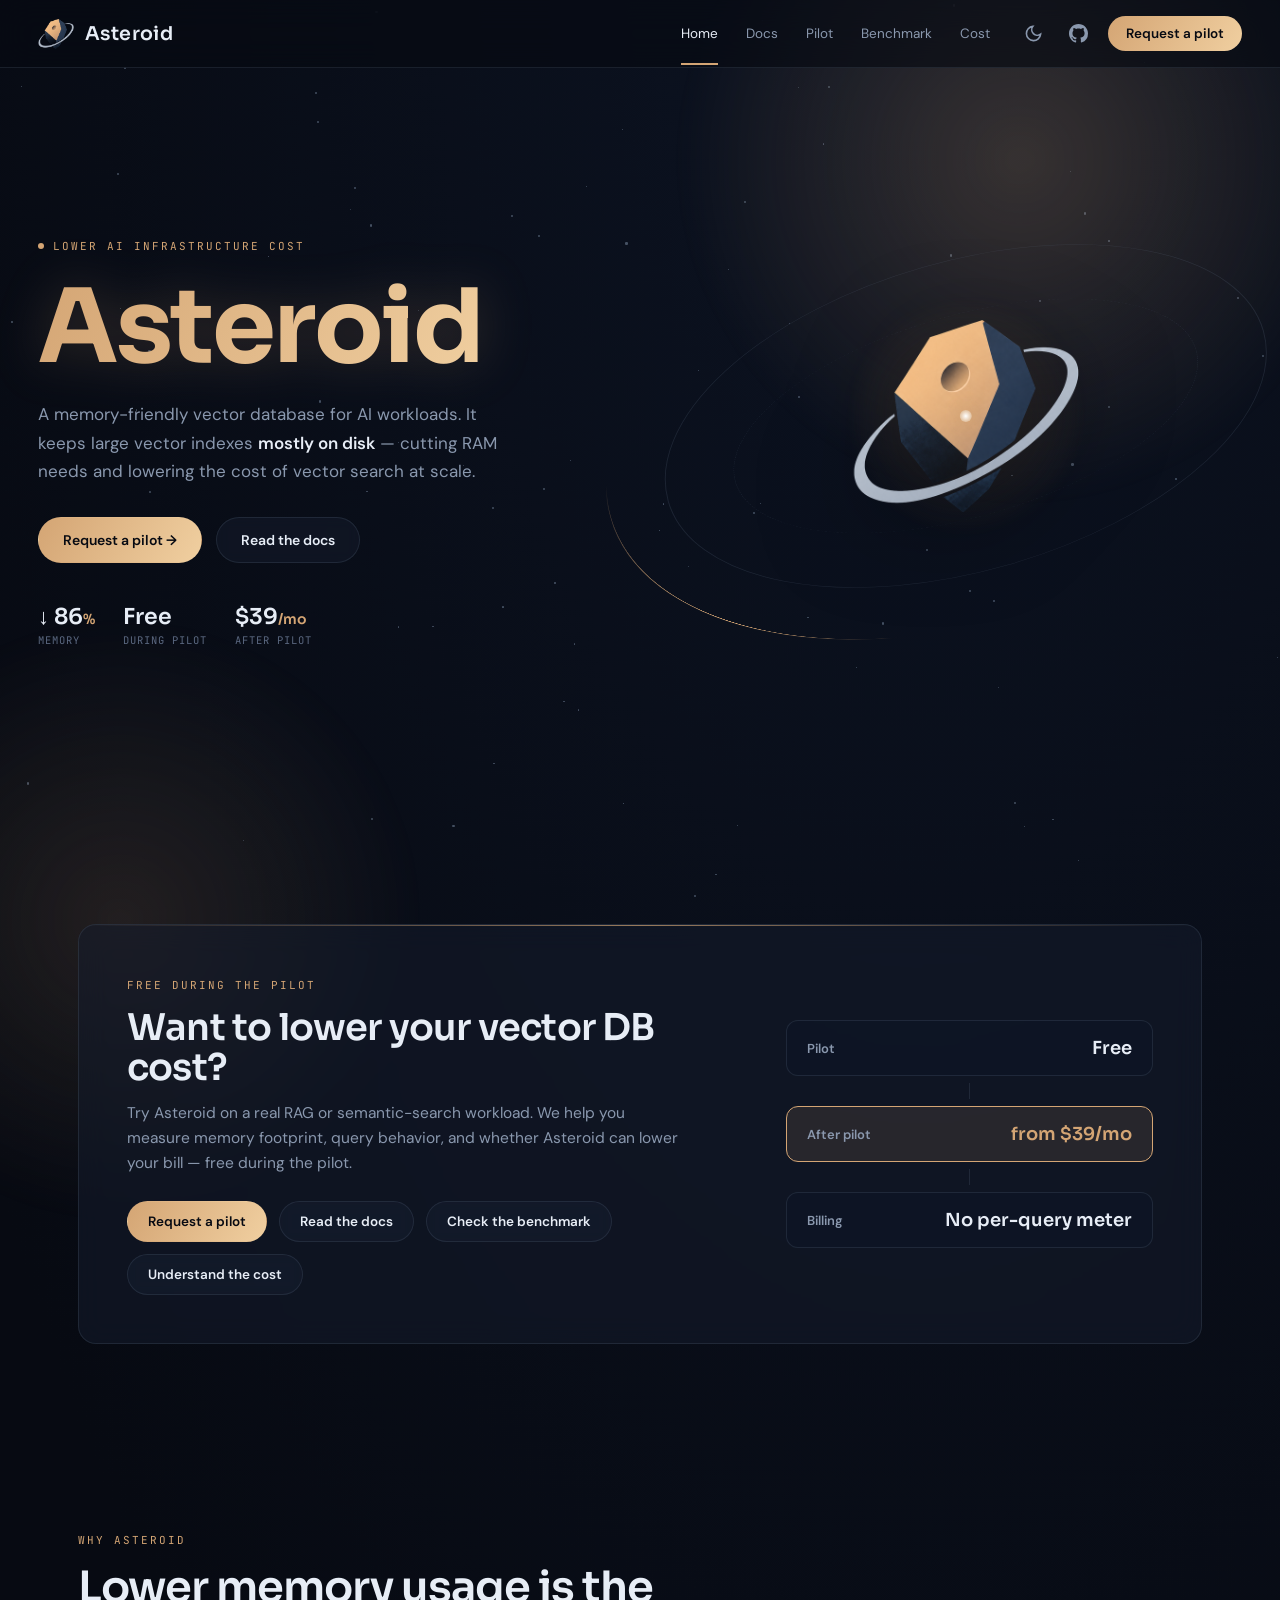
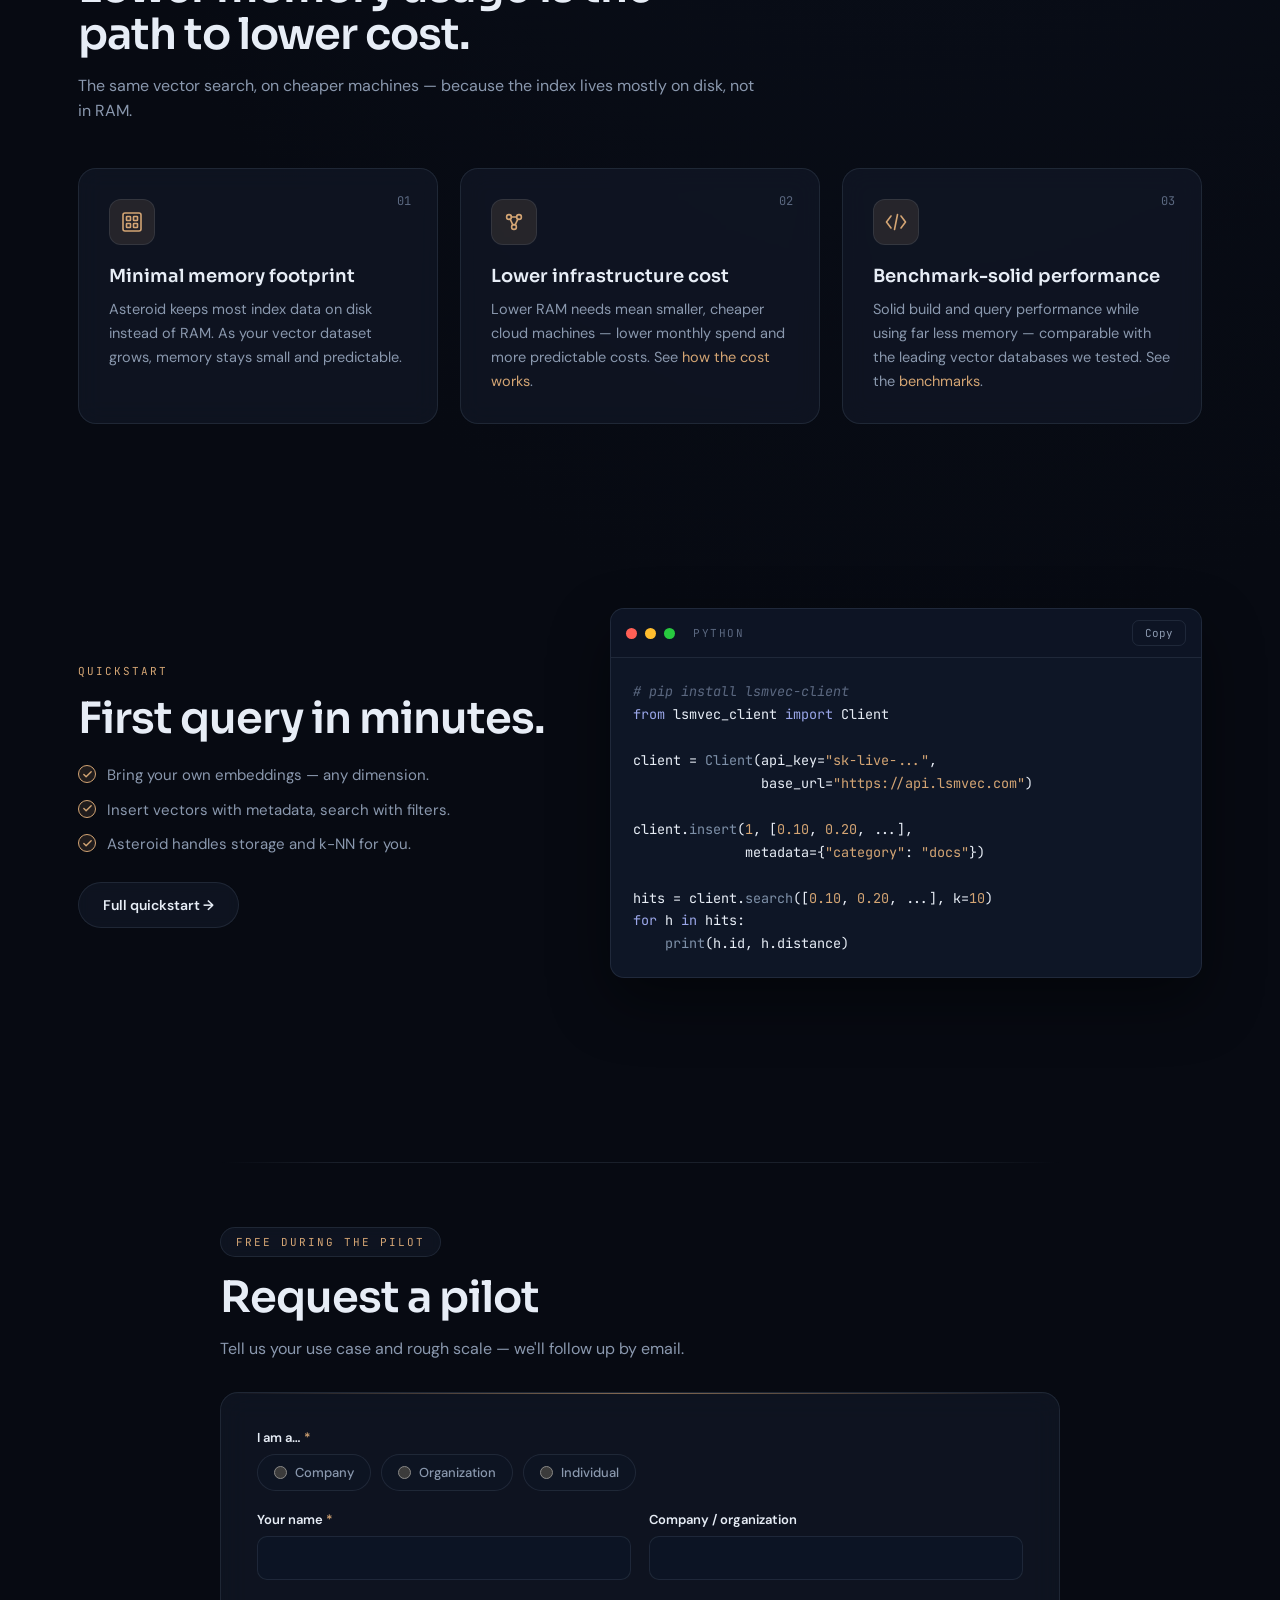
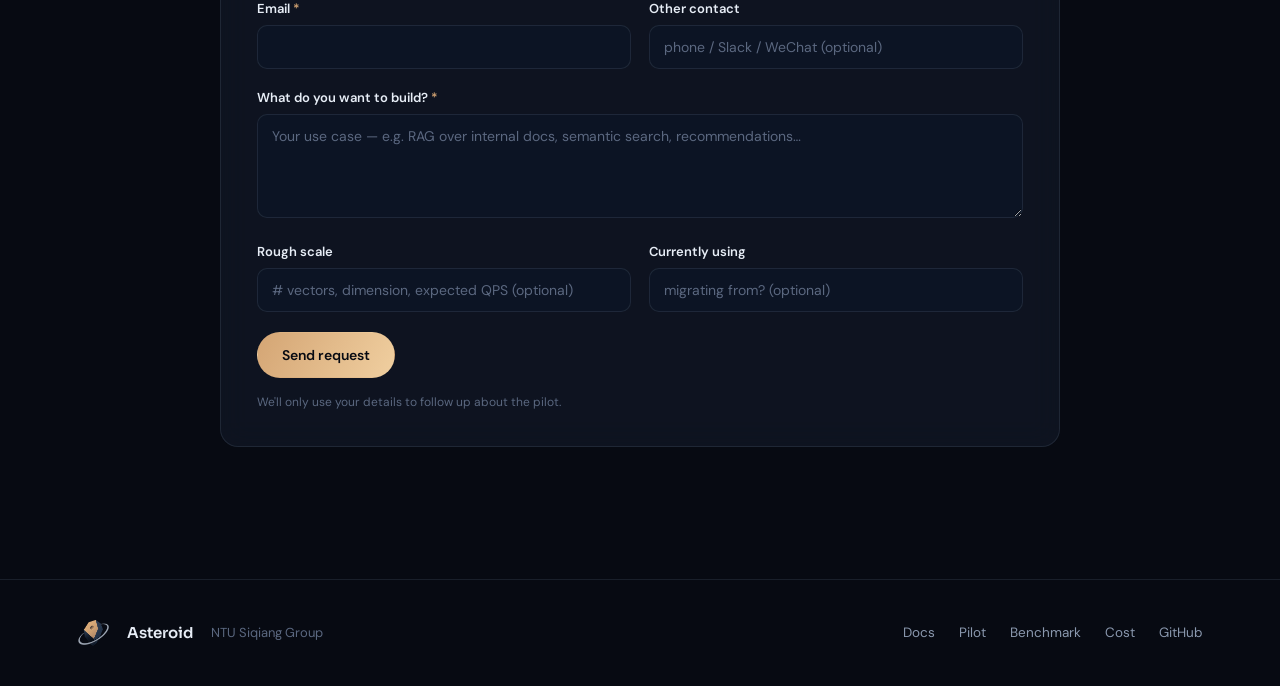
<file: index.html>
<!DOCTYPE html>
<html lang="en" data-theme="dark">
<head>
<meta charset="UTF-8">
<meta name="viewport" content="width=device-width, initial-scale=1.0">
<title>Asteroid — Memory-Friendly Vector Database</title>
<meta name="description" content="Asteroid is a memory-friendly vector database for AI workloads. It keeps large vector indexes mostly on disk — cutting RAM needs and lowering AI infrastructure cost.">
<script>(function(){var t=localStorage.getItem('theme')||'dark';document.documentElement.setAttribute('data-theme',t);document.documentElement.classList.add('js');})();</script>
<link rel="preconnect" href="https://fonts.googleapis.com">
<link rel="preconnect" href="https://fonts.gstatic.com" crossorigin>
<link href="https://fonts.googleapis.com/css2?family=Sora:wght@300;400;500;600;700&family=DM+Sans:opsz,wght@9..40,300;9..40,400;9..40,500;9..40,600&family=JetBrains+Mono:wght@400;500;600&display=swap" rel="stylesheet">
<link rel="icon" type="image/png" href="img/favicon.png">
<style>
:root{
  --bg:#070a12; --bg2:#0c1322; --surface:rgba(20,28,45,.55); --surface-solid:#0e1626; --border:rgba(126,144,168,.16);
  --text:#e7edf6; --text-muted:#8a98ae; --text-faint:#5b6880;
  --accent:#d4a574; --accent-hi:#f0cfa0; --accent-glow:rgba(212,165,116,.22); --accent-soft:rgba(212,165,116,.12);
  --silver:#7e90a8; --indigo:#9aa6e8; --radius:18px;
}
[data-theme="light"]{
  --bg:#eef2f8; --bg2:#e3eaf4; --surface:rgba(255,255,255,.72); --surface-solid:#ffffff; --border:rgba(90,107,130,.2);
  --text:#0f172a; --text-muted:#4f5b72; --text-faint:#8593a8;
  --accent:#a9763a; --accent-hi:#c79452; --accent-glow:rgba(169,118,58,.18); --accent-soft:rgba(169,118,58,.1);
  --silver:#5a6b82; --indigo:#5b66c7;
}
*{margin:0;padding:0;box-sizing:border-box}
html{color-scheme:dark;scroll-behavior:smooth}html[data-theme="light"]{color-scheme:light}
body{background:radial-gradient(150% 110% at 72% -5%,var(--bg2),var(--bg) 58%);color:var(--text);
  font-family:'DM Sans',sans-serif;min-height:100vh;overflow-x:hidden;-webkit-font-smoothing:antialiased;transition:color .4s}
.mono{font-family:'JetBrains Mono',monospace}
a{color:inherit}

/* ---- atmosphere ---- */
.sky{position:fixed;inset:0;z-index:0;pointer-events:none;overflow:hidden}
.star{position:absolute;background:var(--silver);border-radius:50%;opacity:.5;animation:tw var(--t,4s) ease-in-out infinite}
@keyframes tw{0%,100%{opacity:.12}50%{opacity:.66}}
.aurora{position:fixed;z-index:0;pointer-events:none;top:-220px;right:-120px;width:760px;height:760px;
  background:radial-gradient(circle,var(--accent-glow) 0%,transparent 64%);filter:blur(8px)}
.aurora.a2{top:auto;bottom:-360px;left:-220px;right:auto;width:680px;height:680px;opacity:.6}

/* ---- nav ---- */
.nav{position:fixed;top:0;left:0;right:0;z-index:100;height:68px;display:flex;align-items:center;gap:26px;padding:0 38px;
  background:color-mix(in srgb,var(--bg) 64%,transparent);backdrop-filter:blur(16px);border-bottom:1px solid var(--border)}
.nav-logo{display:inline-flex;align-items:center;gap:11px;text-decoration:none;color:var(--text)}
.nav-logo img{height:30px;width:auto}
.nav-logo .wm{font-family:'Sora';font-weight:600;font-size:19px;letter-spacing:.4px}
.nav-links{margin-left:auto;display:flex;align-items:center;gap:28px}
.nav-links>a{font-size:13.5px;color:var(--text-muted);text-decoration:none;transition:color .2s;position:relative}
.nav-links>a:hover,.nav-links>a.active{color:var(--text)}
.nav-links>a.active::after{content:'';position:absolute;left:0;right:0;bottom:-23px;height:2px;background:var(--accent)}
.nav-tools{display:flex;align-items:center;gap:14px}
.icon-btn{background:none;border:none;cursor:pointer;color:var(--text-muted);display:inline-flex;padding:6px;border-radius:7px;transition:color .2s}
.icon-btn:hover{color:var(--text)}
.theme-toggle .sun{display:none}.theme-toggle .moon{display:block}
[data-theme="light"] .theme-toggle .sun{display:block}[data-theme="light"] .theme-toggle .moon{display:none}
.nav-cta{white-space:nowrap;font-size:13.5px;font-weight:600;color:var(--bg);background:linear-gradient(120deg,var(--accent),var(--accent-hi));padding:9px 18px;border-radius:100px;text-decoration:none;transition:box-shadow .25s,transform .15s}
.nav-cta:hover{box-shadow:0 0 26px var(--accent-glow);transform:translateY(-1px)}
.hamburger{display:none;background:none;border:none;color:var(--text);cursor:pointer;margin-left:auto;padding:6px}

/* ---- buttons / chips ---- */
.btn{display:inline-flex;align-items:center;gap:9px;font-family:'DM Sans';font-size:14px;font-weight:600;padding:13px 24px;border-radius:100px;text-decoration:none;cursor:pointer;border:1px solid transparent;transition:all .22s}
.btn-primary{background:linear-gradient(120deg,var(--accent),var(--accent-hi));color:var(--bg)}
.btn-primary:hover{box-shadow:0 0 26px var(--accent-glow);transform:translateY(-1px)}
.btn-ghost{background:var(--surface);color:var(--text);border-color:var(--border);backdrop-filter:blur(6px)}
.btn-ghost:hover{border-color:var(--accent);color:var(--accent)}
.kick{display:inline-flex;align-items:center;gap:9px;font-family:'JetBrains Mono';font-size:11px;letter-spacing:2px;text-transform:uppercase;color:var(--accent)}
.kick .pulse{width:6px;height:6px;border-radius:50%;background:var(--accent);box-shadow:0 0 0 0 var(--accent-glow);animation:pulse 2.4s ease-out infinite}
@keyframes pulse{0%{box-shadow:0 0 0 0 var(--accent-glow)}70%{box-shadow:0 0 0 12px transparent}100%{box-shadow:0 0 0 0 transparent}}
.chip{display:inline-flex;align-items:center;gap:9px;font-family:'JetBrains Mono';font-size:11px;letter-spacing:2px;text-transform:uppercase;color:var(--accent);
  border:1px solid var(--border);background:var(--surface);backdrop-filter:blur(6px);padding:7px 15px;border-radius:100px}

/* ---- hero ---- */
.hero{position:relative;z-index:1;max-width:1320px;margin:0 auto;padding:0 38px;min-height:calc(100vh - 68px);display:grid;grid-template-columns:1fr 1fr;align-items:center}
.copy{position:relative;z-index:3;padding:96px 0 48px}
.h-title{font-family:'Sora';font-weight:700;font-size:clamp(3.6rem,8vw,6.6rem);line-height:.98;letter-spacing:-2.5px;margin:24px 0 0}
.h-title .glow{background:linear-gradient(120deg,var(--accent),var(--accent-hi));-webkit-background-clip:text;background-clip:text;-webkit-text-fill-color:transparent;filter:drop-shadow(0 0 26px var(--accent-glow))}
.h-sub{margin-top:22px;max-width:480px;font-size:17px;line-height:1.66;color:var(--text-muted)}
.h-sub strong{color:var(--text);font-weight:600}
.h-actions{display:flex;gap:14px;margin-top:32px;flex-wrap:wrap}
.proof{display:flex;gap:28px;margin-top:40px;flex-wrap:wrap}
.proof .p{display:flex;flex-direction:column;gap:3px}
.proof .pv{font-family:'Sora';font-weight:600;font-size:22px;color:var(--text)}
.proof .pv .u{color:var(--accent);font-size:14px}
.proof .pl{font-family:'JetBrains Mono';font-size:10.5px;letter-spacing:1px;text-transform:uppercase;color:var(--text-faint)}

/* orbital system */
.system{position:relative;z-index:2;height:100%;min-height:560px}
.orb-stage{position:absolute;top:50%;left:50%;width:620px;height:620px;transform:translate(-46%,-50%)}
.orb{position:absolute;inset:0;border-radius:50%;border:1px solid var(--border)}
.orb.o1{transform:rotate(-16deg) scaleY(.5)}
.orb.o2{inset:70px;transform:rotate(-16deg) scaleY(.42);border-style:dashed;opacity:.7}
.orb.o3{inset:-60px;transform:rotate(-16deg) scaleY(.56);border-color:transparent;
  background:conic-gradient(from 200deg,transparent 0%,var(--accent) 8%,transparent 22%) border-box;
  -webkit-mask:radial-gradient(farthest-side,transparent calc(100% - 1.5px),#000 calc(100% - 1px));mask:radial-gradient(farthest-side,transparent calc(100% - 1.5px),#000 calc(100% - 1px));
  animation:rot 26s linear infinite}
@keyframes rot{from{transform:rotate(-16deg) scaleY(.56)}to{transform:rotate(344deg) scaleY(.56)}}
.gem-core{position:absolute;top:50%;left:50%;transform:translate(-50%,-50%);width:300px;height:300px;display:flex;align-items:center;justify-content:center}
.gem-core::before{content:'';position:absolute;width:260px;height:260px;border-radius:50%;background:radial-gradient(circle,var(--accent-glow) 0%,transparent 66%);filter:blur(6px)}
.gem-core img{position:relative;width:230px;filter:drop-shadow(0 18px 46px rgba(0,0,0,.6));animation:float 8s ease-in-out infinite}
@keyframes float{0%,100%{transform:translateY(0) rotate(-1.5deg)}50%{transform:translateY(-14px) rotate(1.5deg)}}
.moon-dot{position:absolute;top:50%;left:50%;width:12px;height:12px;margin:-6px;border-radius:50%;background:radial-gradient(circle,#fff,var(--accent));box-shadow:0 0 14px var(--accent);transform-origin:0 0;animation:moon 11s linear infinite}
@keyframes moon{from{transform:rotate(-16deg) translateX(300px)}to{transform:rotate(344deg) translateX(300px)}}
.par{transition:transform .4s cubic-bezier(.2,.7,.2,1)}

/* ---- section scaffolding ---- */
.section{position:relative;z-index:1;max-width:1200px;margin:0 auto;padding:92px 38px}
.sec-head{max-width:680px;margin-bottom:44px}
.sec-title{font-family:'Sora';font-weight:600;font-size:clamp(1.9rem,3.6vw,2.7rem);letter-spacing:-1px;margin-top:16px;line-height:1.08}
.sec-sub{margin-top:14px;font-size:16px;line-height:1.6;color:var(--text-muted)}

/* ---- cost / pilot band ---- */
.cost-band{position:relative;z-index:1;display:grid;grid-template-columns:1.25fr .75fr;gap:48px;align-items:center;
  background:var(--surface);backdrop-filter:blur(14px);border:1px solid var(--border);border-radius:var(--radius);padding:48px;overflow:hidden}
.cost-band::before{content:'';position:absolute;top:0;left:0;right:0;height:1px;background:linear-gradient(90deg,transparent,var(--accent),transparent);opacity:.7}
.cost-band h2{font-family:'Sora';font-weight:600;font-size:clamp(1.7rem,3vw,2.3rem);letter-spacing:-.8px;line-height:1.1;margin-top:14px}
.cost-band p{color:var(--text-muted);font-size:15.5px;line-height:1.6;margin-top:12px;max-width:560px}
.cost-actions{display:flex;gap:12px;flex-wrap:wrap;margin-top:26px}
.cost-actions .btn{padding:11px 20px;font-size:13.5px}
.snapshot{display:flex;flex-direction:column;gap:0}
.snap-row{display:flex;justify-content:space-between;align-items:center;gap:18px;background:color-mix(in srgb,var(--surface-solid) 70%,transparent);border:1px solid var(--border);border-radius:12px;padding:16px 20px}
.snap-row .lab{font-size:13px;font-weight:600;color:var(--text-muted)}
.snap-row .val{font-family:'Sora';font-weight:600;font-size:18px}
.snap-row.hot{border-color:var(--accent);background:var(--accent-soft)}
.snap-row.hot .val{color:var(--accent)}
.snap-link{width:1px;height:16px;background:var(--border);margin:7px auto}

/* ---- why cards ---- */
.cards{display:grid;grid-template-columns:repeat(3,1fr);gap:22px}
.card{position:relative;background:var(--surface);backdrop-filter:blur(12px);border:1px solid var(--border);border-radius:var(--radius);padding:30px;overflow:hidden;transition:transform .3s,box-shadow .3s,border-color .3s}
.card:hover{transform:translateY(-3px);box-shadow:0 18px 50px rgba(0,0,0,.4);border-color:color-mix(in srgb,var(--accent) 40%,var(--border))}
.card::before{content:'';position:absolute;top:0;left:0;right:0;height:1px;background:linear-gradient(90deg,transparent,var(--accent),transparent);opacity:0;transition:opacity .3s}
.card:hover::before{opacity:.6}
.card .ic{width:46px;height:46px;border-radius:12px;display:flex;align-items:center;justify-content:center;background:var(--accent-soft);border:1px solid var(--border);color:var(--accent);margin-bottom:20px}
.card .ic svg{width:24px;height:24px}
.card h3{font-family:'Sora';font-weight:600;font-size:18px;margin-bottom:10px}
.card p{font-size:14.5px;line-height:1.66;color:var(--text-muted)}
.card p a{color:var(--accent);text-decoration:none;border-bottom:1px solid transparent;transition:border-color .2s}
.card p a:hover{border-color:var(--accent)}
.card .idx{position:absolute;top:24px;right:26px;font-family:'JetBrains Mono';font-size:12px;color:var(--text-faint)}

/* ---- quickstart ---- */
.quickstart{display:grid;grid-template-columns:.9fr 1.1fr;gap:48px;align-items:center}
.qs-copy .feat{display:flex;flex-direction:column;gap:12px;margin:22px 0 26px}
.qs-copy .feat li{display:flex;align-items:flex-start;gap:11px;list-style:none;font-size:15px;color:var(--text-muted);line-height:1.5}
.qs-copy .feat .b{flex:none;width:18px;height:18px;border-radius:50%;background:var(--accent-soft);border:1px solid var(--accent);color:var(--accent);display:flex;align-items:center;justify-content:center;margin-top:1px}
.qs-copy .feat .b svg{width:11px;height:11px}
.code-card{border:1px solid var(--border);border-radius:14px;overflow:hidden;background:var(--surface-solid);box-shadow:0 24px 60px rgba(0,0,0,.45)}
.code-bar{display:flex;align-items:center;gap:8px;padding:11px 15px;background:color-mix(in srgb,var(--surface-solid) 60%,#000 6%);border-bottom:1px solid var(--border)}
.code-bar .dot{width:11px;height:11px;border-radius:50%}
.dot-r{background:#ff5f56}.dot-y{background:#ffbd2e}.dot-g{background:#27c93f}
.code-lang{margin-left:10px;font-family:'JetBrains Mono';font-size:11px;letter-spacing:1.5px;text-transform:uppercase;color:var(--text-faint)}
.code-copy{margin-left:auto;background:transparent;border:1px solid var(--border);color:var(--text-muted);font-family:'JetBrains Mono';font-size:11px;padding:5px 12px;border-radius:7px;cursor:pointer;transition:all .2s}
.code-copy:hover,.code-copy.copied{color:var(--accent);border-color:var(--accent)}
.code-card pre{margin:0;padding:22px 22px;overflow-x:auto;font-family:'JetBrains Mono';font-size:13.5px;line-height:1.7}
.code-card code{font-family:'JetBrains Mono';color:var(--text)}
.tok-c{color:var(--text-faint);font-style:italic}
.tok-s{color:var(--accent)}
.tok-k{color:var(--indigo)}
.tok-f{color:var(--silver)}

/* ---- footer ---- */
.footer{position:relative;z-index:1;border-top:1px solid var(--border);margin-top:40px}
.footer-in{max-width:1200px;margin:0 auto;padding:40px 38px;display:flex;align-items:center;gap:18px;flex-wrap:wrap}
.footer-in img{height:26px;width:auto;opacity:.9}
.footer-in .name{font-family:'Sora';font-weight:600;font-size:15px}
.footer-in .by{color:var(--text-faint);font-size:13px}
.footer-links{margin-left:auto;display:flex;gap:24px}
.footer-links a{color:var(--text-muted);font-size:13.5px;text-decoration:none;transition:color .2s}
.footer-links a:hover{color:var(--accent)}

/* ---- pilot form ---- */
.pilot-wrap{max-width:840px;margin:0 auto}
.pilot-divider{height:1px;background:linear-gradient(90deg,transparent,var(--border) 14%,var(--border) 86%,transparent);margin-bottom:64px}
.pilot-form{background:var(--surface);backdrop-filter:blur(14px);border:1px solid var(--border);border-radius:var(--radius);padding:36px;margin-top:30px;position:relative;overflow:hidden}
.pilot-form::before{content:'';position:absolute;top:0;left:0;right:0;height:1px;background:linear-gradient(90deg,transparent,var(--accent),transparent);opacity:.6}
.form-row{margin-bottom:20px}
.form-row.two{display:grid;grid-template-columns:1fr 1fr;gap:18px}
.form-row label{display:block;font-size:13px;font-weight:600;color:var(--text);margin-bottom:8px}
.form-row label .req{color:var(--accent)}
.form-row input[type=text],.form-row input[type=email],.form-row textarea{width:100%;background:color-mix(in srgb,var(--surface-solid) 75%,transparent);border:1px solid var(--border);border-radius:10px;padding:12px 14px;color:var(--text);font-family:'DM Sans',sans-serif;font-size:14px;transition:border-color .2s,box-shadow .2s}
.form-row input::placeholder,.form-row textarea::placeholder{color:var(--text-faint)}
.form-row input:focus,.form-row textarea:focus{outline:none;border-color:var(--accent);box-shadow:0 0 0 3px var(--accent-soft)}
.form-row textarea{resize:vertical;min-height:104px}
.radio-group{display:flex;gap:10px;flex-wrap:wrap}
.radio-group label{display:inline-flex;align-items:center;gap:8px;font-weight:500;color:var(--text-muted);cursor:pointer;margin-bottom:0;
  border:1px solid var(--border);background:color-mix(in srgb,var(--surface-solid) 60%,transparent);padding:9px 16px;border-radius:100px;transition:all .2s}
.radio-group label:hover{border-color:color-mix(in srgb,var(--accent) 45%,var(--border));color:var(--text)}
.radio-group input{accent-color:var(--accent);margin:0}
.radio-group input:checked+span{color:var(--accent)}
.hp-field{position:absolute!important;left:-9999px!important;width:1px;height:1px;overflow:hidden}
.form-actions{display:flex;align-items:center;gap:16px;flex-wrap:wrap;margin-top:6px}
.form-actions .btn[disabled]{opacity:.55;cursor:not-allowed}
.form-status{font-size:13px;line-height:1.5}
.form-status.ok{color:var(--accent)}
.form-status.err{color:#f87171}
.form-fineprint{font-size:12px;color:var(--text-faint);margin-top:16px}

/* ---- reveal ---- */
[data-reveal]{transition:opacity .7s cubic-bezier(.2,.7,.2,1),transform .7s cubic-bezier(.2,.7,.2,1)}
html.js [data-reveal]{opacity:0;transform:translateY(24px)}
html.js [data-reveal].in{opacity:1;transform:none}
@media(prefers-reduced-motion:reduce){
  [data-reveal]{transition:none}html.js [data-reveal]{opacity:1;transform:none}
  .orb.o3,.gem-core img,.moon-dot,.star,.kick .pulse,.chip .pulse{animation:none}
}

/* ---- responsive ---- */
@media(max-width:980px){
  .hero{grid-template-columns:1fr;min-height:0;gap:0}
  .copy{padding-top:104px;padding-bottom:20px;order:2}
  .system{order:1;min-height:380px;margin-top:24px}
  .orb-stage{width:440px;height:440px;transform:translate(-50%,-50%)}
  .gem-core{width:230px;height:230px}.gem-core img{width:178px}.gem-core::before{width:200px;height:200px}
  .moon-dot{animation:moonm 11s linear infinite}@keyframes moonm{from{transform:rotate(-16deg) translateX(210px)}to{transform:rotate(344deg) translateX(210px)}}
  .cost-band{grid-template-columns:1fr;gap:32px;padding:34px}
  .cards{grid-template-columns:1fr;gap:18px}
  .quickstart{grid-template-columns:1fr;gap:30px}
}
@media(max-width:760px){
  .nav-links{position:absolute;top:68px;left:0;right:0;flex-direction:column;align-items:flex-start;gap:18px;
    background:var(--surface-solid);border-bottom:1px solid var(--border);padding:22px 38px;margin-left:0;display:none}
  .nav-links.open{display:flex}
  .nav-links .nav-tools{margin-top:4px}
  .hamburger{display:block}
  .section{padding:72px 24px}
  .hero{padding:0 24px}
  .form-row.two{grid-template-columns:1fr}
  .pilot-form{padding:26px}
}
</style>
</head>
<body>
<div class="sky" id="sky"></div>
<div class="aurora par" data-depth="0.5"></div>
<div class="aurora a2"></div>

<!-- ===== Nav ===== -->
<nav class="nav">
  <a href="index.html" class="nav-logo"><img src="img/asteroid-gem.png" alt="Asteroid"><span class="wm">Asteroid</span></a>
  <button class="hamburger" aria-label="Menu" onclick="document.querySelector('.nav-links').classList.toggle('open')">
    <svg width="24" height="24" viewBox="0 0 24 24" fill="none" stroke="currentColor" stroke-width="2"><path d="M3 12h18M3 6h18M3 18h18"/></svg>
  </button>
  <div class="nav-links">
    <a href="index.html" class="active">Home</a>
    <a href="docs.html">Docs</a>
    <a href="pilot.html">Pilot</a>
    <a href="benchmark.html">Benchmark</a>
    <a href="cost.html">Cost</a>
    <div class="nav-tools">
      <button class="icon-btn theme-toggle" onclick="toggleTheme()" aria-label="Toggle theme">
        <svg class="sun" width="19" height="19" viewBox="0 0 24 24" fill="none" stroke="currentColor" stroke-width="2" stroke-linecap="round"><circle cx="12" cy="12" r="4"/><path d="M12 2v2M12 20v2M4.9 4.9l1.4 1.4M17.7 17.7l1.4 1.4M2 12h2M20 12h2M4.9 19.1l1.4-1.4M17.7 6.3l1.4-1.4"/></svg>
        <svg class="moon" width="19" height="19" viewBox="0 0 24 24" fill="none" stroke="currentColor" stroke-width="2" stroke-linecap="round"><path d="M21 12.8A9 9 0 1 1 11.2 3 7 7 0 0 0 21 12.8z"/></svg>
      </button>
      <a class="icon-btn" href="https://github.com/NTU-Siqiang-Group/AsterVec" target="_blank" rel="noopener" aria-label="GitHub"><svg width="19" height="19" viewBox="0 0 24 24" fill="currentColor"><path d="M12 0C5.37 0 0 5.37 0 12c0 5.31 3.435 9.795 8.205 11.385.6.105.825-.255.825-.57 0-.285-.015-1.23-.015-2.235-3.015.555-3.795-.735-4.035-1.41-.135-.345-.72-1.41-1.23-1.695-.42-.225-1.02-.78-.015-.795.945-.015 1.62.87 1.845 1.23 1.08 1.815 2.805 1.305 3.495.99.105-.78.42-1.305.765-1.605-2.67-.3-5.46-1.335-5.46-5.925 0-1.305.465-2.385 1.23-3.225-.12-.3-.54-1.53.12-3.18 0 0 1.005-.315 3.3 1.23.96-.27 1.98-.405 3-.405s2.04.135 3 .405c2.295-1.56 3.3-1.23 3.3-1.23.66 1.65.24 2.88.12 3.18.765.84 1.23 1.905 1.23 3.225 0 4.605-2.805 5.625-5.475 5.925.435.375.81 1.095.81 2.22 0 1.605-.015 2.895-.015 3.3 0 .315.225.69.825.57A12.02 12.02 0 0024 12c0-6.63-5.37-12-12-12z"/></svg></a>
      <a href="#pilot" class="nav-cta">Request a pilot</a>
    </div>
  </div>
</nav>

<!-- ===== Hero ===== -->
<header class="hero">
  <div class="copy">
    <span class="kick" data-reveal style="transition-delay:.05s"><span class="pulse"></span>Lower AI infrastructure cost</span>
    <h1 class="h-title" data-reveal style="transition-delay:.12s"><span class="glow">Asteroid</span></h1>
    <p class="h-sub" data-reveal style="transition-delay:.2s">A memory-friendly vector database for AI workloads. It keeps large vector indexes <strong>mostly on disk</strong> — cutting RAM needs and lowering the cost of vector search at scale.</p>
    <div class="h-actions" data-reveal style="transition-delay:.28s">
      <a href="#pilot" class="btn btn-primary">Request a pilot →</a>
      <a href="docs.html" class="btn btn-ghost">Read the docs</a>
    </div>
    <div class="proof" data-reveal style="transition-delay:.36s">
      <div class="p"><span class="pv">↓ 86<span class="u">%</span></span><span class="pl">Memory</span></div>
      <div class="p"><span class="pv">Free</span><span class="pl">During pilot</span></div>
      <div class="p"><span class="pv">$39<span class="u">/mo</span></span><span class="pl">After pilot</span></div>
    </div>
  </div>
  <div class="system" data-reveal style="transition-delay:.24s">
    <div class="orb-stage par" data-depth="-0.5">
      <div class="orb o1"></div>
      <div class="orb o2"></div>
      <div class="orb o3"></div>
      <div class="gem-core"><img src="img/asteroid-gem.png" alt="Asteroid gem"></div>
      <div class="moon-dot"></div>
    </div>
  </div>
</header>

<!-- ===== Cost / Pilot band ===== -->
<section class="section" id="pilot-band">
  <div class="cost-band" data-reveal>
    <div>
      <span class="kick">Free during the pilot</span>
      <h2>Want to lower your vector&nbsp;DB cost?</h2>
      <p>Try Asteroid on a real RAG or semantic-search workload. We help you measure memory footprint, query behavior, and whether Asteroid can lower your bill — free during the pilot.</p>
      <div class="cost-actions">
        <a href="#pilot" class="btn btn-primary">Request a pilot</a>
        <a href="docs.html" class="btn btn-ghost">Read the docs</a>
        <a href="benchmark.html" class="btn btn-ghost">Check the benchmark</a>
        <a href="cost.html" class="btn btn-ghost">Understand the cost</a>
      </div>
    </div>
    <div class="snapshot" aria-label="Pricing snapshot">
      <div class="snap-row"><span class="lab">Pilot</span><span class="val">Free</span></div>
      <div class="snap-link"></div>
      <div class="snap-row hot"><span class="lab">After pilot</span><span class="val">from $39/mo</span></div>
      <div class="snap-link"></div>
      <div class="snap-row"><span class="lab">Billing</span><span class="val">No per-query meter</span></div>
    </div>
  </div>
</section>

<!-- ===== Why Asteroid ===== -->
<section class="section" id="why">
  <div class="sec-head" data-reveal>
    <span class="kick">Why Asteroid</span>
    <h2 class="sec-title">Lower memory usage is the path to lower&nbsp;cost.</h2>
    <p class="sec-sub">The same vector search, on cheaper machines — because the index lives mostly on disk, not in RAM.</p>
  </div>
  <div class="cards">
    <div class="card" data-reveal style="transition-delay:.04s">
      <span class="idx mono">01</span>
      <div class="ic"><svg viewBox="0 0 24 24" fill="none" stroke="currentColor" stroke-width="1.6" stroke-linecap="round" stroke-linejoin="round"><rect x="3" y="3" width="18" height="18" rx="2"/><rect x="6.5" y="6.5" width="4" height="4" rx=".6"/><rect x="13.5" y="6.5" width="4" height="4" rx=".6"/><rect x="6.5" y="13.5" width="4" height="4" rx=".6"/><rect x="13.5" y="13.5" width="4" height="4" rx=".6"/></svg></div>
      <h3>Minimal memory footprint</h3>
      <p>Asteroid keeps most index data on disk instead of RAM. As your vector dataset grows, memory stays small and predictable.</p>
    </div>
    <div class="card" data-reveal style="transition-delay:.1s">
      <span class="idx mono">02</span>
      <div class="ic"><svg viewBox="0 0 24 24" fill="none" stroke="currentColor" stroke-width="1.6" stroke-linecap="round" stroke-linejoin="round"><circle cx="7" cy="7" r="2.4"/><circle cx="17" cy="7" r="2.4"/><circle cx="12" cy="17" r="2.4"/><line x1="9.3" y1="7" x2="14.7" y2="7"/><line x1="8.2" y1="9.1" x2="10.8" y2="14.9"/><line x1="15.8" y1="9.1" x2="13.2" y2="14.9"/></svg></div>
      <h3>Lower infrastructure cost</h3>
      <p>Lower RAM needs mean smaller, cheaper cloud machines — lower monthly spend and more predictable costs. See <a href="cost.html">how the cost works</a>.</p>
    </div>
    <div class="card" data-reveal style="transition-delay:.16s">
      <span class="idx mono">03</span>
      <div class="ic"><svg viewBox="0 0 24 24" fill="none" stroke="currentColor" stroke-width="1.6" stroke-linecap="round" stroke-linejoin="round"><polyline points="7,6 2.5,12 7,18"/><polyline points="17,6 21.5,12 17,18"/><line x1="13.5" y1="4.5" x2="10.5" y2="19.5"/></svg></div>
      <h3>Benchmark-solid performance</h3>
      <p>Solid build and query performance while using far less memory — comparable with the leading vector databases we tested. See the <a href="benchmark.html">benchmarks</a>.</p>
    </div>
  </div>
</section>

<!-- ===== Quickstart ===== -->
<section class="section" id="quickstart">
  <div class="quickstart">
    <div class="qs-copy" data-reveal>
      <span class="kick">Quickstart</span>
      <h2 class="sec-title">First query in minutes.</h2>
      <ul class="feat">
        <li><span class="b"><svg viewBox="0 0 24 24" fill="none" stroke="currentColor" stroke-width="3" stroke-linecap="round" stroke-linejoin="round"><polyline points="20 6 9 17 4 12"/></svg></span>Bring your own embeddings — any dimension.</li>
        <li><span class="b"><svg viewBox="0 0 24 24" fill="none" stroke="currentColor" stroke-width="3" stroke-linecap="round" stroke-linejoin="round"><polyline points="20 6 9 17 4 12"/></svg></span>Insert vectors with metadata, search with filters.</li>
        <li><span class="b"><svg viewBox="0 0 24 24" fill="none" stroke="currentColor" stroke-width="3" stroke-linecap="round" stroke-linejoin="round"><polyline points="20 6 9 17 4 12"/></svg></span>Asteroid handles storage and k-NN for you.</li>
      </ul>
      <a href="docs.html#cloud-quickstart" class="btn btn-ghost">Full quickstart →</a>
    </div>
    <div class="code-card" data-reveal style="transition-delay:.1s">
      <div class="code-bar">
        <span class="dot dot-r"></span><span class="dot dot-y"></span><span class="dot dot-g"></span>
        <span class="code-lang">python</span>
        <button class="code-copy" type="button" aria-label="Copy code">Copy</button>
      </div>
      <pre><code><span class="tok-c"># pip install lsmvec-client</span>
<span class="tok-k">from</span> lsmvec_client <span class="tok-k">import</span> Client

client = <span class="tok-f">Client</span>(api_key=<span class="tok-s">"sk-live-..."</span>,
                base_url=<span class="tok-s">"https://api.lsmvec.com"</span>)

client.<span class="tok-f">insert</span>(<span class="tok-s">1</span>, [<span class="tok-s">0.10</span>, <span class="tok-s">0.20</span>, ...],
              metadata={<span class="tok-s">"category"</span>: <span class="tok-s">"docs"</span>})

hits = client.<span class="tok-f">search</span>([<span class="tok-s">0.10</span>, <span class="tok-s">0.20</span>, ...], k=<span class="tok-s">10</span>)
<span class="tok-k">for</span> h <span class="tok-k">in</span> hits:
    <span class="tok-f">print</span>(h.id, h.distance)</code></pre>
    </div>
  </div>
</section>

<!-- ===== Pilot form ===== -->
<section class="section" id="pilot">
  <div class="pilot-wrap">
    <div class="pilot-divider" data-reveal></div>
    <div data-reveal>
      <span class="chip">Free during the pilot</span>
      <h2 class="sec-title" style="margin-top:18px">Request a pilot</h2>
      <p class="sec-sub">Tell us your use case and rough scale — we'll follow up by email.</p>
    </div>

    <form class="pilot-form" id="pilotForm" data-reveal style="transition-delay:.08s" novalidate>
      <div class="form-row">
        <label>I am a… <span class="req">*</span></label>
        <div class="radio-group">
          <label><input type="radio" name="identity" value="Company" required><span>Company</span></label>
          <label><input type="radio" name="identity" value="Organization"><span>Organization</span></label>
          <label><input type="radio" name="identity" value="Individual"><span>Individual</span></label>
        </div>
      </div>

      <div class="form-row two">
        <div>
          <label for="pf-name">Your name <span class="req">*</span></label>
          <input type="text" id="pf-name" name="name" autocomplete="name" required>
        </div>
        <div>
          <label for="pf-org">Company / organization</label>
          <input type="text" id="pf-org" name="org" autocomplete="organization">
        </div>
      </div>

      <div class="form-row two">
        <div>
          <label for="pf-email">Email <span class="req">*</span></label>
          <input type="email" id="pf-email" name="email" autocomplete="email" required>
        </div>
        <div>
          <label for="pf-contact">Other contact</label>
          <input type="text" id="pf-contact" name="other_contact" placeholder="phone / Slack / WeChat (optional)">
        </div>
      </div>

      <div class="form-row">
        <label for="pf-needs">What do you want to build? <span class="req">*</span></label>
        <textarea id="pf-needs" name="needs" required placeholder="Your use case — e.g. RAG over internal docs, semantic search, recommendations…"></textarea>
      </div>

      <div class="form-row two">
        <div>
          <label for="pf-scale">Rough scale</label>
          <input type="text" id="pf-scale" name="scale" placeholder="# vectors, dimension, expected QPS (optional)">
        </div>
        <div>
          <label for="pf-current">Currently using</label>
          <input type="text" id="pf-current" name="current_solution" placeholder="migrating from? (optional)">
        </div>
      </div>

      <!-- Honeypot: humans never see or fill this; bots often do. -->
      <div class="hp-field" aria-hidden="true">
        <label for="pf-hpf">Do not fill this in</label>
        <input type="text" id="pf-hpf" name="hp_field" tabindex="-1" autocomplete="off">
      </div>

      <input type="hidden" name="timestamp" value="">
      <input type="hidden" name="source_page" value="">
      <input type="hidden" name="user_agent" value="">

      <div class="form-actions">
        <button type="submit" class="btn btn-primary" id="pf-submit">Send request</button>
        <span class="form-status" id="pf-status" role="status" aria-live="polite"></span>
      </div>
      <p class="form-fineprint">We'll only use your details to follow up about the pilot.</p>
    </form>
  </div>
</section>

<!-- ===== Footer ===== -->
<footer class="footer">
  <div class="footer-in">
    <img src="img/asteroid-gem.png" alt="Asteroid">
    <span class="name">Asteroid</span>
    <span class="by">NTU Siqiang Group</span>
    <div class="footer-links">
      <a href="docs.html">Docs</a>
      <a href="pilot.html">Pilot</a>
      <a href="benchmark.html">Benchmark</a>
      <a href="cost.html">Cost</a>
      <a href="https://github.com/NTU-Siqiang-Group/AsterVec" target="_blank" rel="noopener">GitHub</a>
    </div>
  </div>
</footer>

<script>
function toggleTheme(){var h=document.documentElement,n=h.getAttribute('data-theme')==='light'?'dark':'light';h.setAttribute('data-theme',n);localStorage.setItem('theme',n);}

// starfield
(function(){var sky=document.getElementById('sky');if(!sky)return;for(var i=0;i<90;i++){var s=document.createElement('div');s.className='star';var sz=Math.random()*2+0.6;s.style.width=sz+'px';s.style.height=sz+'px';s.style.left=Math.random()*100+'%';s.style.top=Math.random()*100+'%';s.style.setProperty('--t',(Math.random()*5+2.5)+'s');s.style.animationDelay=(-Math.random()*6)+'s';sky.appendChild(s);}})();

// parallax (hero only)
(function(){var layers=document.querySelectorAll('.par');if(!layers.length)return;var tx=0,ty=0,cx=0,cy=0,active=false;
window.addEventListener('mousemove',function(e){tx=(e.clientX/window.innerWidth-0.5);ty=(e.clientY/window.innerHeight-0.5);active=true;});
function loop(){cx+=(tx-cx)*0.06;cy+=(ty-cy)*0.06;if(active)layers.forEach(function(l){var d=parseFloat(l.getAttribute('data-depth'))||0;l.style.transform=(l.classList.contains('orb-stage')?'translate(-46%,-50%) ':'')+'translate('+(cx*d*40)+'px,'+(cy*d*40)+'px)';});requestAnimationFrame(loop);}loop();})();

// scroll reveal
(function(){var els=[].slice.call(document.querySelectorAll('[data-reveal]'));function showAll(){els.forEach(function(e){e.classList.add('in');});}
if(!('IntersectionObserver' in window)){showAll();return;}
var io=new IntersectionObserver(function(en){en.forEach(function(x){if(x.isIntersecting){x.target.classList.add('in');io.unobserve(x.target);}});},{rootMargin:'0px 0px -8% 0px',threshold:.05});
els.forEach(function(e){io.observe(e);});
setTimeout(showAll,2600);})();

// copy
document.querySelectorAll('.code-copy').forEach(function(btn){btn.addEventListener('click',function(){var code=btn.closest('.code-card').querySelector('code');navigator.clipboard.writeText(code.innerText).then(function(){btn.textContent='Copied';btn.classList.add('copied');setTimeout(function(){btn.textContent='Copy';btn.classList.remove('copied');},1500);});});});

/* ===== Pilot form submission =====
 * Posts to a Google Apps Script Web App that appends a row to a Sheet and emails the request.
 * Logic preserved from the original site (honeypot, native + server-matching validation, no-cors POST). */
const PILOT_SCRIPT_URL = "https://script.google.com/macros/s/AKfycbx8dmoV6zyfLHrSF8PFhCDfwlfKEP4yU6GNXgVHBrU8if8jePZJxQVF3HRN-84MK6QAjw/exec";
const PILOT_EMAIL = "dingheng001@e.ntu.edu.sg";
(function () {
  const form = document.getElementById('pilotForm');
  if (!form) return;
  const btn = document.getElementById('pf-submit');
  const status = document.getElementById('pf-status');
  function setStatus(msg, kind){ status.textContent = msg; status.className = 'form-status' + (kind ? ' ' + kind : ''); }
  form.addEventListener('submit', async function (e) {
    e.preventDefault();
    var hp = form.elements['hp_field'];
    if (hp && hp.value.trim() !== '') { setStatus("Thanks — we'll be in touch.", 'ok'); form.reset(); return; }
    if (!form.checkValidity()) { setStatus('Please fill in the required fields (name, email, identity, and your use case).', 'err'); form.reportValidity(); return; }
    if (!/^[^@\s]+@[^@\s]+\.[^@\s]+$/.test(form.elements['email'].value.trim())) { setStatus('Please enter a valid email address with a domain, e.g. you@company.com.', 'err'); form.elements['email'].focus(); return; }
    form.elements['timestamp'].value = new Date().toISOString();
    form.elements['source_page'].value = location.href;
    form.elements['user_agent'].value = navigator.userAgent;
    const data = Object.fromEntries(new FormData(form).entries());
    if (!PILOT_SCRIPT_URL || PILOT_SCRIPT_URL.indexOf('PASTE_') === 0) { setStatus('Form not connected yet — please email ' + PILOT_EMAIL + ' directly.', 'err'); return; }
    btn.disabled = true; const original = btn.textContent; btn.textContent = 'Sending…'; setStatus('', '');
    try {
      await fetch(PILOT_SCRIPT_URL, { method:'POST', mode:'no-cors', headers:{'Content-Type':'text/plain;charset=utf-8'}, body: JSON.stringify(data) });
      setStatus("Thanks — we've received your request and will be in touch by email. If you don't hear back within a couple of days, email " + PILOT_EMAIL + " directly.", 'ok');
      form.reset();
    } catch (err) { setStatus("Couldn't submit — please email " + PILOT_EMAIL + ' directly.', 'err'); }
    finally { btn.disabled = false; btn.textContent = original; }
  });
})();
</script>
</body>
</html>
</file>
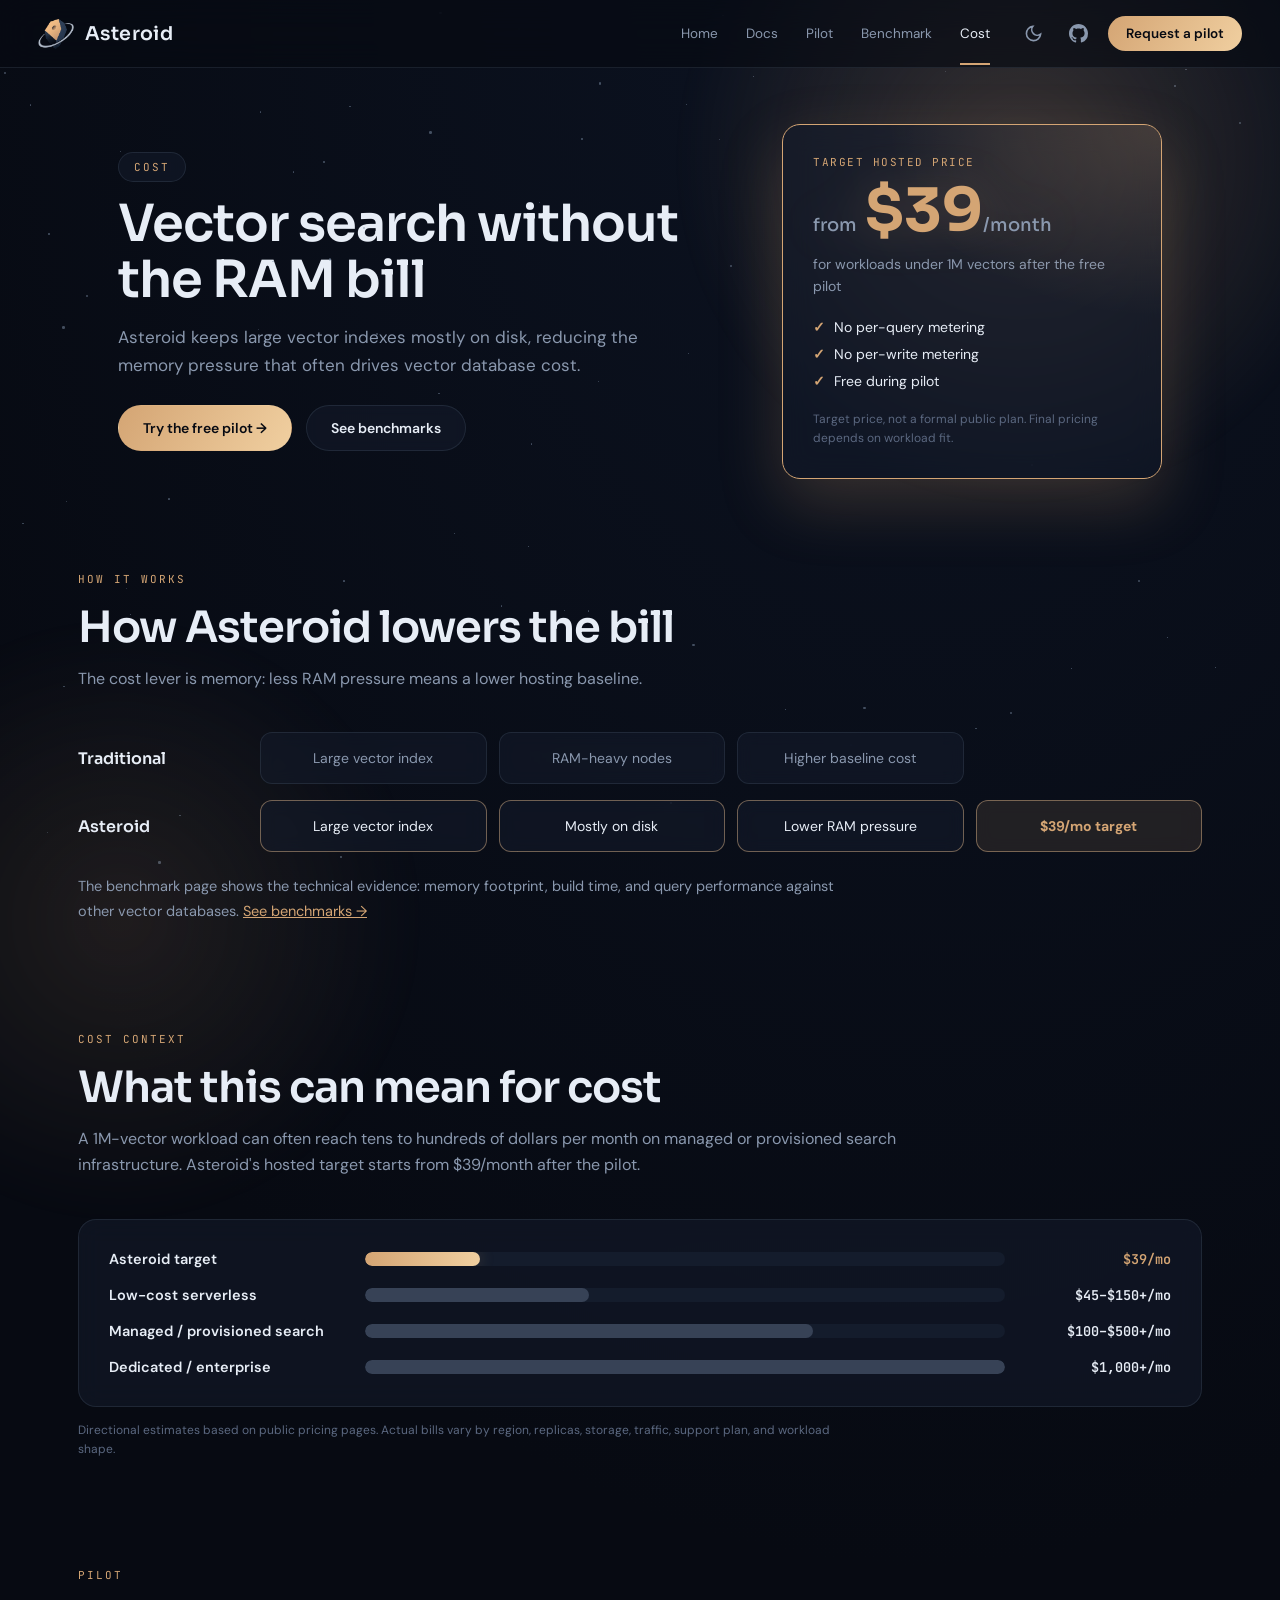
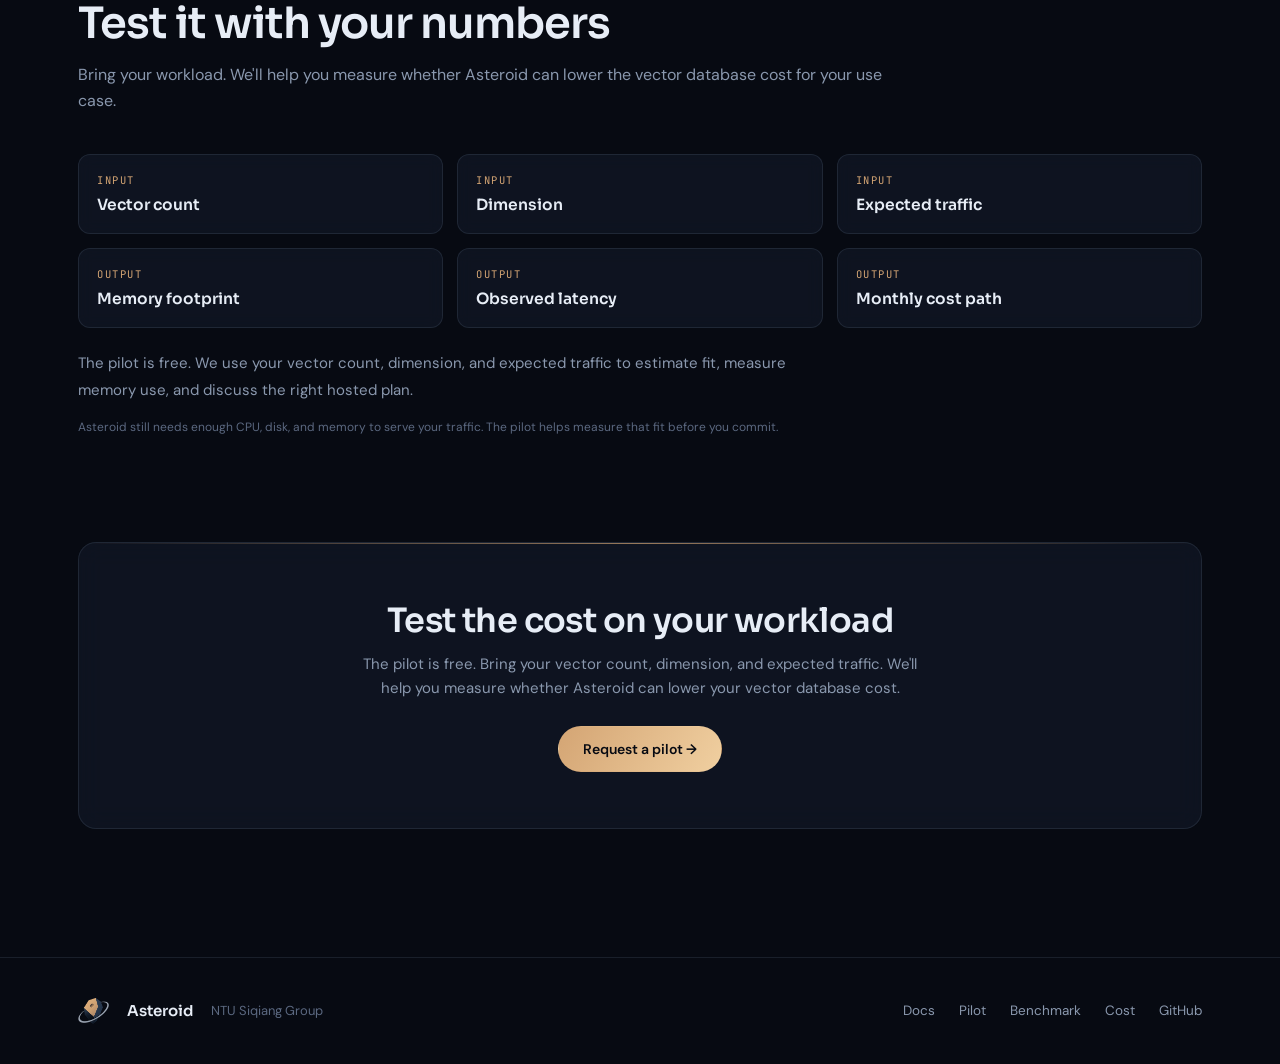
<file: cost.html>
<!DOCTYPE html>
<html lang="en" data-theme="dark">
<head>
<meta charset="UTF-8">
<meta name="viewport" content="width=device-width, initial-scale=1.0">
<title>Asteroid — Cost</title>
<meta name="description" content="Asteroid lowers vector database cost by reducing memory pressure. See how a workload under 1M vectors can target hosted pricing from $39/month after the free pilot.">
<script>(function(){var t=localStorage.getItem('theme')||'dark';document.documentElement.setAttribute('data-theme',t);document.documentElement.classList.add('js');})();</script>
<link rel="icon" type="image/png" href="img/favicon.png">
<link rel="preconnect" href="https://fonts.googleapis.com"><link rel="preconnect" href="https://fonts.gstatic.com" crossorigin>
<link href="https://fonts.googleapis.com/css2?family=Sora:wght@300;400;500;600;700&family=DM+Sans:opsz,wght@9..40,300;9..40,400;9..40,500;9..40,600&family=JetBrains+Mono:wght@400;500;600&display=swap" rel="stylesheet">
<link rel="stylesheet" href="css/cosmic.css">
<style>
.cost-hero{display:grid;grid-template-columns:minmax(0,1fr) 380px;gap:48px;align-items:center;max-width:1120px;margin:0 auto;padding:56px 38px 8px}
.hero-copy h1{font-family:'Sora';font-weight:600;font-size:clamp(2.1rem,4.6vw,3.2rem);letter-spacing:-1px;line-height:1.08;margin:14px 0 16px}
.hero-copy p{font-size:17px;color:var(--text-muted);line-height:1.65;max-width:560px;margin-bottom:26px}
.hero-cta{display:flex;gap:14px;flex-wrap:wrap}
.price-card{background:var(--surface);backdrop-filter:blur(14px);border:1px solid var(--accent);border-radius:var(--radius);padding:30px;box-shadow:0 24px 64px var(--accent-glow);position:relative;overflow:hidden}
.price-card::before{content:'';position:absolute;inset:0;background:radial-gradient(120% 90% at 100% 0,var(--accent-glow),transparent 60%);pointer-events:none}
.price-eyebrow{font-family:'JetBrains Mono';font-size:11px;color:var(--accent);text-transform:uppercase;letter-spacing:1.5px;margin-bottom:12px}
.price-main{font-family:'Sora';font-size:60px;font-weight:700;color:var(--accent);line-height:1;filter:drop-shadow(0 0 22px var(--accent-glow))}
.price-main span{font-size:18px;color:var(--text-muted);font-weight:500}
.price-main .price-prefix{margin-right:8px}
.price-context{margin-top:12px;font-size:14px;color:var(--text-muted);line-height:1.6}
.price-points{list-style:none;padding:0;margin:20px 0;display:grid;gap:9px;font-size:14px;color:var(--text)}
.price-points li{display:flex;gap:9px;align-items:center}
.price-points li::before{content:"✓";color:var(--accent);font-weight:700}
.price-fineprint{font-size:12px;color:var(--text-faint);line-height:1.6}
.flow-compare{display:grid;gap:16px}
.flow-lane{display:grid;grid-template-columns:170px repeat(4,1fr);gap:12px;align-items:center}
.flow-label{font-family:'Sora';font-weight:600;color:var(--text)}
.flow-step{background:var(--surface);backdrop-filter:blur(8px);border:1px solid var(--border);border-radius:12px;padding:16px;text-align:center;color:var(--text-muted);font-size:14px}
.flow-accent .flow-step{border-color:color-mix(in srgb,var(--accent) 45%,var(--border));color:var(--text)}
.flow-accent .flow-step:last-child{background:var(--accent-soft);color:var(--accent);font-weight:700}
.flow-note{font-size:14.5px;color:var(--text-muted);line-height:1.7;max-width:760px;margin-top:22px}
.flow-note a{color:var(--accent)}
.cost-bars{display:grid;gap:18px;background:var(--surface);backdrop-filter:blur(12px);border:1px solid var(--border);border-radius:var(--radius);padding:30px}
.cost-bar-row{display:grid;grid-template-columns:240px 1fr 150px;gap:16px;align-items:center}
.bar-label{color:var(--text);font-weight:600;font-size:14.5px}
.bar-track{height:14px;background:var(--surface2);border-radius:100px;overflow:hidden}
.bar-fill{height:100%;background:var(--text-faint);opacity:.5;border-radius:inherit}
.cost-bar-row.ours .bar-fill{background:linear-gradient(90deg,var(--accent),var(--accent-hi));opacity:1;box-shadow:0 0 16px var(--accent-glow)}
.bar-value{text-align:right;color:var(--text);font-family:'JetBrains Mono';font-weight:600;font-size:13.5px}
.cost-bar-row.ours .bar-value{color:var(--accent)}
.pilot-metrics{display:grid;grid-template-columns:repeat(3,1fr);gap:14px}
.metric-chip{background:var(--surface);backdrop-filter:blur(8px);border:1px solid var(--border);border-radius:12px;padding:18px}
.metric-chip span{display:block;font-family:'JetBrains Mono';font-size:10.5px;color:var(--accent);text-transform:uppercase;letter-spacing:1.5px;margin-bottom:7px}
.metric-chip strong{font-family:'Sora';color:var(--text);font-size:15.5px;font-weight:600}
.section-note{font-size:15px;color:var(--text-muted);line-height:1.8;max-width:760px;margin-top:22px}
.fineprint{font-size:12px;color:var(--text-faint);margin-top:14px;max-width:760px;line-height:1.6}
.cta-band{position:relative;text-align:center;background:var(--surface);backdrop-filter:blur(12px);border:1px solid var(--border);border-radius:var(--radius);padding:56px 32px;overflow:hidden}
.cta-band::before{content:'';position:absolute;top:0;left:0;right:0;height:1px;background:linear-gradient(90deg,transparent,var(--accent),transparent);opacity:.7}
.cta-band h2{font-family:'Sora';font-weight:600;font-size:clamp(1.6rem,3vw,2.1rem);letter-spacing:-.6px;margin-bottom:10px}
.cta-band p{color:var(--text-muted);margin:0 auto 26px;font-size:15px;max-width:580px;line-height:1.6}
@media(max-width:900px){.cost-hero{grid-template-columns:1fr;gap:30px}.pilot-metrics{grid-template-columns:1fr 1fr}}
@media(max-width:720px){.flow-lane{grid-template-columns:1fr}.flow-step{text-align:left}.cost-bar-row{grid-template-columns:1fr;gap:8px}.bar-value{text-align:left}.pilot-metrics{grid-template-columns:1fr}}
</style>
</head>
<body>
<div class="sky" id="sky"></div>
<div class="aurora"></div>
<div class="aurora a2"></div>

<nav class="nav">
  <a href="index.html" class="nav-logo"><img src="img/asteroid-gem.png" alt="Asteroid"><span class="wm">Asteroid</span></a>
  <button class="hamburger" aria-label="Menu" onclick="toggleNav()"><svg width="24" height="24" viewBox="0 0 24 24" fill="none" stroke="currentColor" stroke-width="2"><path d="M3 12h18M3 6h18M3 18h18"/></svg></button>
  <div class="nav-links">
    <a href="index.html">Home</a>
    <a href="docs.html">Docs</a>
    <a href="pilot.html">Pilot</a>
    <a href="benchmark.html">Benchmark</a>
    <a href="cost.html" class="active">Cost</a>
    <div class="nav-tools">
      <button class="icon-btn theme-toggle" onclick="toggleTheme()" aria-label="Toggle theme">
        <svg class="sun" width="19" height="19" viewBox="0 0 24 24" fill="none" stroke="currentColor" stroke-width="2" stroke-linecap="round"><circle cx="12" cy="12" r="4"/><path d="M12 2v2M12 20v2M4.9 4.9l1.4 1.4M17.7 17.7l1.4 1.4M2 12h2M20 12h2M4.9 19.1l1.4-1.4M17.7 6.3l1.4-1.4"/></svg>
        <svg class="moon" width="19" height="19" viewBox="0 0 24 24" fill="none" stroke="currentColor" stroke-width="2" stroke-linecap="round"><path d="M21 12.8A9 9 0 1 1 11.2 3 7 7 0 0 0 21 12.8z"/></svg>
      </button>
      <a class="icon-btn" href="https://github.com/NTU-Siqiang-Group/AsterVec" target="_blank" rel="noopener" aria-label="GitHub"><svg width="19" height="19" viewBox="0 0 24 24" fill="currentColor"><path d="M12 0C5.37 0 0 5.37 0 12c0 5.31 3.435 9.795 8.205 11.385.6.105.825-.255.825-.57 0-.285-.015-1.23-.015-2.235-3.015.555-3.795-.735-4.035-1.41-.135-.345-.72-1.41-1.23-1.695-.42-.225-1.02-.78-.015-.795.945-.015 1.62.87 1.845 1.23 1.08 1.815 2.805 1.305 3.495.99.105-.78.42-1.305.765-1.605-2.67-.3-5.46-1.335-5.46-5.925 0-1.305.465-2.385 1.23-3.225-.12-.3-.54-1.53.12-3.18 0 0 1.005-.315 3.3 1.23.96-.27 1.98-.405 3-.405s2.04.135 3 .405c2.295-1.56 3.3-1.23 3.3-1.23.66 1.65.24 2.88.12 3.18.765.84 1.23 1.905 1.23 3.225 0 4.605-2.805 5.625-5.475 5.925.435.375.81 1.095.81 2.22 0 1.605-.015 2.895-.015 3.3 0 .315.225.69.825.57A12.02 12.02 0 0024 12c0-6.63-5.37-12-12-12z"/></svg></a>
      <a href="index.html#pilot" class="nav-cta">Request a pilot</a>
    </div>
  </div>
</nav>

<header class="cost-hero">
  <div class="hero-copy">
    <span class="chip" data-reveal>Cost</span>
    <h1 data-reveal>Vector search without the RAM&nbsp;bill</h1>
    <p data-reveal>Asteroid keeps large vector indexes mostly on disk, reducing the memory pressure that often drives vector database cost.</p>
    <div class="hero-cta" data-reveal>
      <a href="index.html#pilot" class="btn btn-primary">Try the free pilot →</a>
      <a href="benchmark.html" class="btn btn-ghost">See benchmarks</a>
    </div>
  </div>
  <div class="price-card" data-reveal style="transition-delay:.12s">
    <div class="price-eyebrow">Target hosted price</div>
    <div class="price-main"><span class="price-prefix">from</span>$39<span>/month</span></div>
    <p class="price-context">for workloads under 1M vectors after the free pilot</p>
    <ul class="price-points">
      <li>No per-query metering</li>
      <li>No per-write metering</li>
      <li>Free during pilot</li>
    </ul>
    <p class="price-fineprint">Target price, not a formal public plan. Final pricing depends on workload fit.</p>
  </div>
</header>

<section class="section">
  <div class="sec-head" data-reveal><span class="kick">How it works</span><h2 class="sec-title">How Asteroid lowers the bill</h2><p class="sec-sub">The cost lever is memory: less RAM pressure means a lower hosting baseline.</p></div>
  <div class="flow-compare">
    <div class="flow-lane" data-reveal style="transition-delay:.04s">
      <div class="flow-label">Traditional</div>
      <div class="flow-step">Large vector index</div>
      <div class="flow-step">RAM-heavy nodes</div>
      <div class="flow-step">Higher baseline cost</div>
    </div>
    <div class="flow-lane flow-accent" data-reveal style="transition-delay:.12s">
      <div class="flow-label">Asteroid</div>
      <div class="flow-step">Large vector index</div>
      <div class="flow-step">Mostly on disk</div>
      <div class="flow-step">Lower RAM pressure</div>
      <div class="flow-step">$39/mo target</div>
    </div>
  </div>
  <p class="flow-note" data-reveal>The benchmark page shows the technical evidence: memory footprint, build time, and query performance against other vector databases. <a href="benchmark.html">See benchmarks →</a></p>
</section>

<section class="section" style="padding-top:24px">
  <div class="sec-head" data-reveal style="max-width:820px"><span class="kick">Cost context</span><h2 class="sec-title">What this can mean for cost</h2><p class="sec-sub">A 1M-vector workload can often reach tens to hundreds of dollars per month on managed or provisioned search infrastructure. Asteroid's hosted target starts from $39/month after the pilot.</p></div>
  <div class="cost-bars" data-reveal>
    <div class="cost-bar-row ours"><div class="bar-label">Asteroid target</div><div class="bar-track"><div class="bar-fill" style="width:18%"></div></div><div class="bar-value">$39/mo</div></div>
    <div class="cost-bar-row"><div class="bar-label">Low-cost serverless</div><div class="bar-track"><div class="bar-fill" style="width:35%"></div></div><div class="bar-value">$45–$150+/mo</div></div>
    <div class="cost-bar-row"><div class="bar-label">Managed / provisioned search</div><div class="bar-track"><div class="bar-fill" style="width:70%"></div></div><div class="bar-value">$100–$500+/mo</div></div>
    <div class="cost-bar-row"><div class="bar-label">Dedicated / enterprise</div><div class="bar-track"><div class="bar-fill" style="width:100%"></div></div><div class="bar-value">$1,000+/mo</div></div>
  </div>
  <p class="fineprint" data-reveal>Directional estimates based on public pricing pages. Actual bills vary by region, replicas, storage, traffic, support plan, and workload shape.</p>
</section>

<section class="section" style="padding-top:24px">
  <div class="sec-head" data-reveal style="max-width:820px"><span class="kick">Pilot</span><h2 class="sec-title">Test it with your numbers</h2><p class="sec-sub">Bring your workload. We'll help you measure whether Asteroid can lower the vector database cost for your use case.</p></div>
  <div class="pilot-metrics">
    <div class="metric-chip" data-reveal style="transition-delay:.03s"><span>Input</span><strong>Vector count</strong></div>
    <div class="metric-chip" data-reveal style="transition-delay:.07s"><span>Input</span><strong>Dimension</strong></div>
    <div class="metric-chip" data-reveal style="transition-delay:.11s"><span>Input</span><strong>Expected traffic</strong></div>
    <div class="metric-chip" data-reveal style="transition-delay:.15s"><span>Output</span><strong>Memory footprint</strong></div>
    <div class="metric-chip" data-reveal style="transition-delay:.19s"><span>Output</span><strong>Observed latency</strong></div>
    <div class="metric-chip" data-reveal style="transition-delay:.23s"><span>Output</span><strong>Monthly cost path</strong></div>
  </div>
  <p class="section-note" data-reveal>The pilot is free. We use your vector count, dimension, and expected traffic to estimate fit, measure memory use, and discuss the right hosted plan.</p>
  <p class="fineprint" data-reveal>Asteroid still needs enough CPU, disk, and memory to serve your traffic. The pilot helps measure that fit before you commit.</p>
</section>

<section class="section" style="padding-top:24px">
  <div class="cta-band" data-reveal>
    <h2>Test the cost on your workload</h2>
    <p>The pilot is free. Bring your vector count, dimension, and expected traffic. We'll help you measure whether Asteroid can lower your vector database cost.</p>
    <a href="index.html#pilot" class="btn btn-primary">Request a pilot →</a>
  </div>
</section>

<footer class="footer">
  <div class="footer-in">
    <img src="img/asteroid-gem.png" alt="Asteroid"><span class="name">Asteroid</span><span class="by">NTU Siqiang Group</span>
    <div class="footer-links"><a href="docs.html">Docs</a><a href="pilot.html">Pilot</a><a href="benchmark.html">Benchmark</a><a href="cost.html">Cost</a><a href="https://github.com/NTU-Siqiang-Group/AsterVec" target="_blank" rel="noopener">GitHub</a></div>
  </div>
</footer>

<script src="js/cosmic.js"></script>
</body>
</html>
</file>
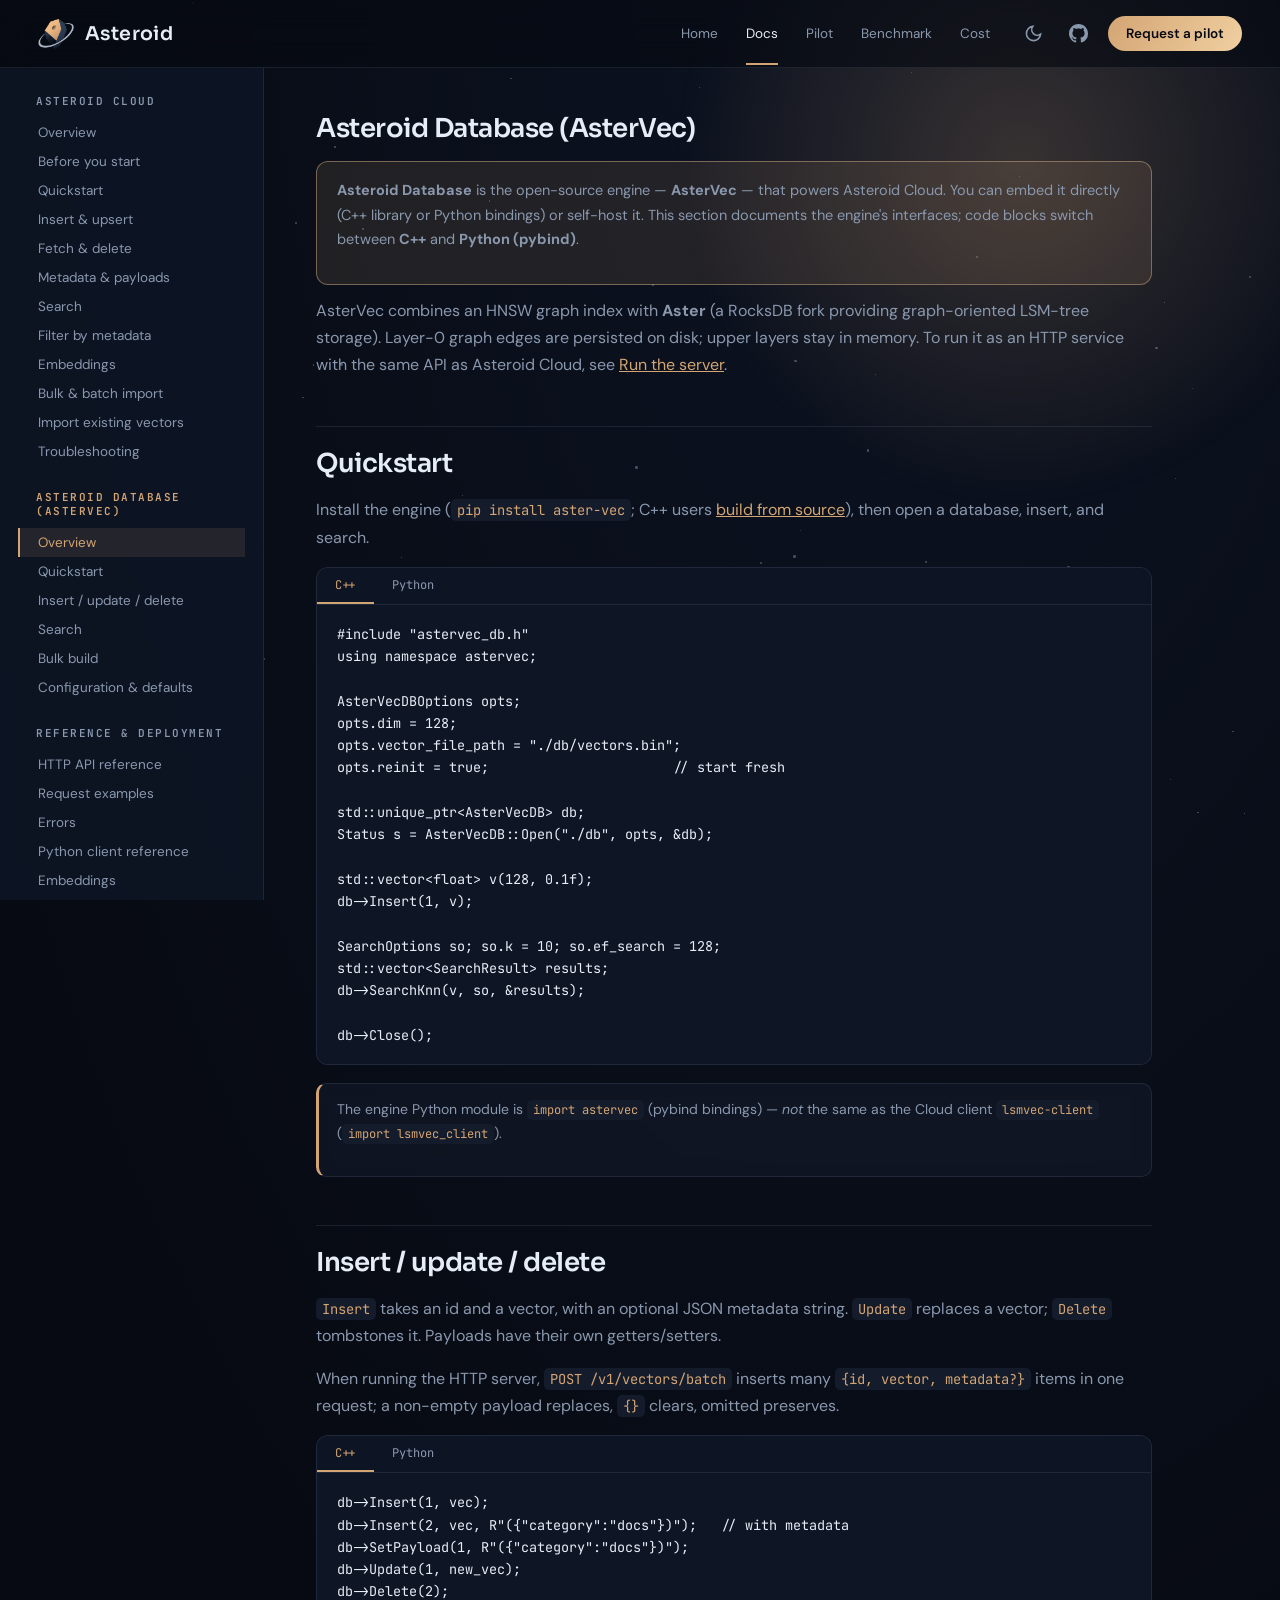
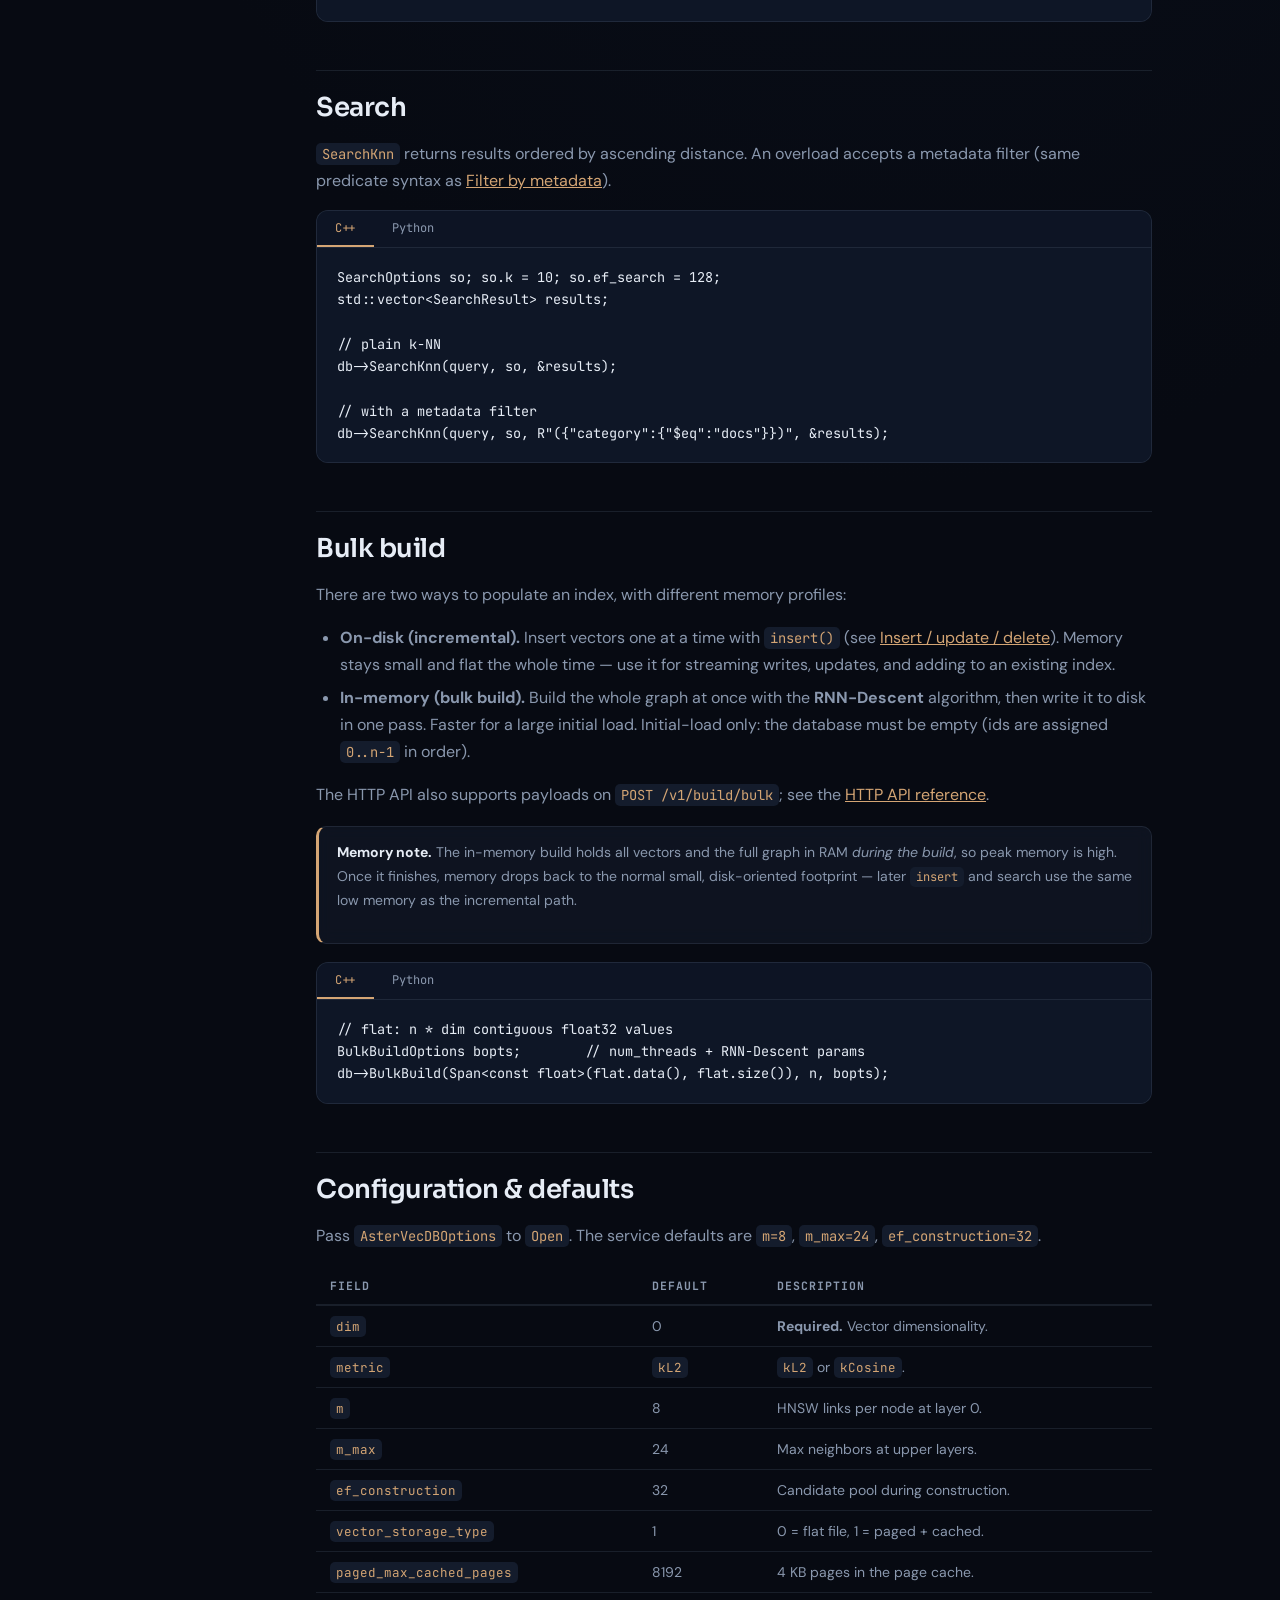
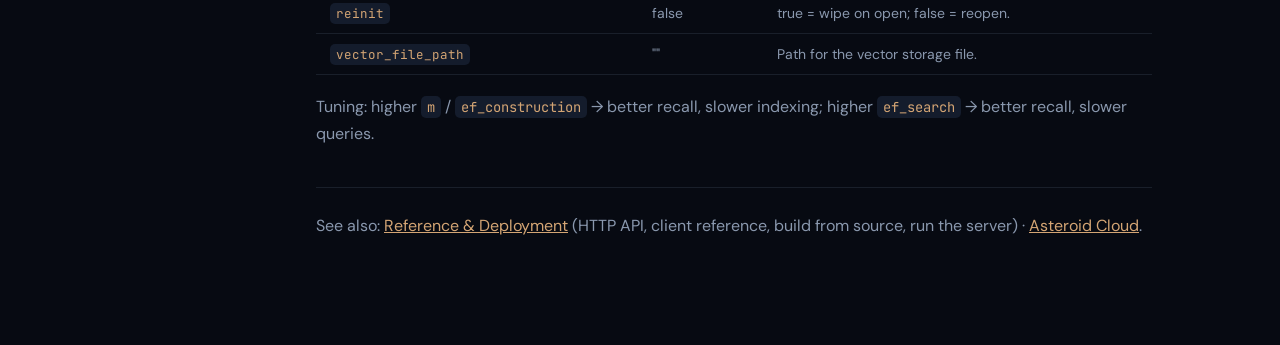
<file: docs-database.html>
<!DOCTYPE html>
<html lang="en" data-theme="dark">
<head>
<meta charset="UTF-8">
<meta name="viewport" content="width=device-width, initial-scale=1.0">
<title>Asteroid Database (AsterVec) — Documentation</title>
<meta name="description" content="Asteroid Database docs — embed or self-host the open-source AsterVec engine. C++ and Python (pybind) interfaces: open, insert, search, bulk build, configuration.">
<script>(function(){var t=localStorage.getItem('theme')||'dark';document.documentElement.setAttribute('data-theme',t);document.documentElement.classList.add('js');})();</script>
<link rel="icon" type="image/png" href="img/favicon.png">
<link rel="preconnect" href="https://fonts.googleapis.com"><link rel="preconnect" href="https://fonts.gstatic.com" crossorigin>
<link href="https://fonts.googleapis.com/css2?family=Sora:wght@300;400;500;600;700&family=DM+Sans:opsz,wght@9..40,300;9..40,400;9..40,500;9..40,600&family=JetBrains+Mono:wght@400;500;600&display=swap" rel="stylesheet">
<link rel="stylesheet" href="css/cosmic.css">
<style>
body{padding-top:68px}
.docs-layout{display:flex;min-height:calc(100vh - 68px)}
.sidebar{position:fixed;top:68px;left:0;width:264px;height:calc(100vh - 68px);overflow-y:auto;background:color-mix(in srgb,var(--surface-solid) 82%,transparent);backdrop-filter:blur(12px);border-right:1px solid var(--border);padding:26px 0;z-index:50}
.sidebar-section{padding:0 18px;margin-bottom:24px}
.sidebar-title{display:block;text-decoration:none;font-family:'JetBrains Mono';font-size:11px;font-weight:600;text-transform:uppercase;letter-spacing:1.5px;color:var(--text-muted);margin-bottom:10px;padding:0 18px;transition:color .2s}
.sidebar-title:hover{color:var(--text)}
.sidebar-title.active-group{color:var(--accent)}
.sidebar-link{display:block;padding:6px 18px;font-size:13.5px;color:var(--text-muted);text-decoration:none;transition:color .2s,border-color .2s,background .2s;border-left:2px solid transparent}
.sidebar-link:hover{color:var(--text)}
.sidebar-link.active{color:var(--accent);border-left-color:var(--accent);background:var(--accent-soft)}
.docs-content{margin-left:264px;padding:44px 52px 90px;max-width:940px;width:100%;position:relative;z-index:1}
.docs-content h2{font-family:'Sora';font-size:26px;font-weight:600;letter-spacing:-.5px;margin:48px 0 16px;padding-top:20px;border-top:1px solid var(--border);scroll-margin-top:90px}
.docs-content h2:first-of-type{border-top:none;margin-top:0;padding-top:0}
.docs-content h3{font-family:'Sora';font-size:19px;font-weight:600;margin:30px 0 12px;color:var(--text)}
.docs-content h4{font-size:15px;font-weight:600;margin:22px 0 8px;color:var(--text);font-family:'JetBrains Mono'}
.docs-content p{color:var(--text-muted);line-height:1.7;margin-bottom:16px}
.docs-content ul,.docs-content ol{color:var(--text-muted);line-height:1.7;margin-bottom:16px;padding-left:24px}
.docs-content li{margin-bottom:5px}
.docs-content a{color:var(--accent)}
.docs-content pre{margin:14px 0}
.docs-end{margin-top:42px;border-top:1px solid var(--border);padding-top:24px;font-size:14.5px;color:var(--text-muted)}
.sidebar-toggle{display:none}
@media(max-width:900px){
  .sidebar{position:relative;top:0;width:100%;height:auto;max-height:0;overflow:hidden;transition:max-height .3s;border-right:none;border-bottom:1px solid var(--border)}
  .sidebar.open{max-height:80vh;overflow-y:auto}
  .docs-content{margin-left:0;padding:26px 22px 70px}
  .docs-layout{flex-direction:column}
  .sidebar-toggle{display:block;width:100%;padding:13px 22px;background:var(--surface-solid);border:none;border-bottom:1px solid var(--border);color:var(--text);font-family:'DM Sans',sans-serif;font-size:14px;cursor:pointer;text-align:left}
}
</style>
</head>
<body>
<div class="sky" id="sky"></div>
<div class="aurora"></div>

<nav class="nav">
  <a href="index.html" class="nav-logo"><img src="img/asteroid-gem.png" alt="Asteroid"><span class="wm">Asteroid</span></a>
  <button class="hamburger" aria-label="Menu" onclick="toggleNav()"><svg width="24" height="24" viewBox="0 0 24 24" fill="none" stroke="currentColor" stroke-width="2"><path d="M3 12h18M3 6h18M3 18h18"/></svg></button>
  <div class="nav-links">
    <a href="index.html">Home</a>
    <a href="docs.html" class="active">Docs</a>
    <a href="pilot.html">Pilot</a>
    <a href="benchmark.html">Benchmark</a>
    <a href="cost.html">Cost</a>
    <div class="nav-tools">
      <button class="icon-btn theme-toggle" onclick="toggleTheme()" aria-label="Toggle theme">
        <svg class="sun" width="19" height="19" viewBox="0 0 24 24" fill="none" stroke="currentColor" stroke-width="2" stroke-linecap="round"><circle cx="12" cy="12" r="4"/><path d="M12 2v2M12 20v2M4.9 4.9l1.4 1.4M17.7 17.7l1.4 1.4M2 12h2M20 12h2M4.9 19.1l1.4-1.4M17.7 6.3l1.4-1.4"/></svg>
        <svg class="moon" width="19" height="19" viewBox="0 0 24 24" fill="none" stroke="currentColor" stroke-width="2" stroke-linecap="round"><path d="M21 12.8A9 9 0 1 1 11.2 3 7 7 0 0 0 21 12.8z"/></svg>
      </button>
      <a class="icon-btn" href="https://github.com/NTU-Siqiang-Group/AsterVec" target="_blank" rel="noopener" aria-label="GitHub"><svg width="19" height="19" viewBox="0 0 24 24" fill="currentColor"><path d="M12 0C5.37 0 0 5.37 0 12c0 5.31 3.435 9.795 8.205 11.385.6.105.825-.255.825-.57 0-.285-.015-1.23-.015-2.235-3.015.555-3.795-.735-4.035-1.41-.135-.345-.72-1.41-1.23-1.695-.42-.225-1.02-.78-.015-.795.945-.015 1.62.87 1.845 1.23 1.08 1.815 2.805 1.305 3.495.99.105-.78.42-1.305.765-1.605-2.67-.3-5.46-1.335-5.46-5.925 0-1.305.465-2.385 1.23-3.225-.12-.3-.54-1.53.12-3.18 0 0 1.005-.315 3.3 1.23.96-.27 1.98-.405 3-.405s2.04.135 3 .405c2.295-1.56 3.3-1.23 3.3-1.23.66 1.65.24 2.88.12 3.18.765.84 1.23 1.905 1.23 3.225 0 4.605-2.805 5.625-5.475 5.925.435.375.81 1.095.81 2.22 0 1.605-.015 2.895-.015 3.3 0 .315.225.69.825.57A12.02 12.02 0 0024 12c0-6.63-5.37-12-12-12z"/></svg></a>
      <a href="index.html#pilot" class="nav-cta">Request a pilot</a>
    </div>
  </div>
</nav>

<button class="sidebar-toggle" id="sidebar-toggle">☰ Docs menu</button>

<div class="docs-layout">
  <aside class="sidebar" id="sidebar">
    <div class="sidebar-section">
      <a href="docs.html" class="sidebar-title">Asteroid Cloud</a>
      <a href="docs.html#cloud-overview" class="sidebar-link">Overview</a>
      <a href="docs.html#cloud-before" class="sidebar-link">Before you start</a>
      <a href="docs.html#cloud-quickstart" class="sidebar-link">Quickstart</a>
      <a href="docs.html#cloud-insert" class="sidebar-link">Insert &amp; upsert</a>
      <a href="docs.html#cloud-fetch" class="sidebar-link">Fetch &amp; delete</a>
      <a href="docs.html#cloud-payloads" class="sidebar-link">Metadata &amp; payloads</a>
      <a href="docs.html#cloud-search" class="sidebar-link">Search</a>
      <a href="docs.html#cloud-filter" class="sidebar-link">Filter by metadata</a>
      <a href="docs.html#cloud-embeddings" class="sidebar-link">Embeddings</a>
      <a href="docs.html#cloud-bulk" class="sidebar-link">Bulk &amp; batch import</a>
      <a href="docs.html#cloud-import" class="sidebar-link">Import existing vectors</a>
      <a href="docs.html#cloud-troubleshooting" class="sidebar-link">Troubleshooting</a>
    </div>
    <div class="sidebar-section">
      <a href="docs-database.html" class="sidebar-title">Asteroid Database (AsterVec)</a>
      <a href="docs-database.html#db-overview" class="sidebar-link">Overview</a>
      <a href="docs-database.html#db-quickstart" class="sidebar-link">Quickstart</a>
      <a href="docs-database.html#db-insert" class="sidebar-link">Insert / update / delete</a>
      <a href="docs-database.html#db-search" class="sidebar-link">Search</a>
      <a href="docs-database.html#db-bulk" class="sidebar-link">Bulk build</a>
      <a href="docs-database.html#db-config" class="sidebar-link">Configuration &amp; defaults</a>
    </div>
    <div class="sidebar-section">
      <a href="docs-reference.html" class="sidebar-title">Reference &amp; Deployment</a>
      <a href="docs-reference.html#ref-http" class="sidebar-link">HTTP API reference</a>
      <a href="docs-reference.html#ref-examples" class="sidebar-link">Request examples</a>
      <a href="docs-reference.html#ref-errors" class="sidebar-link">Errors</a>
      <a href="docs-reference.html#ref-client" class="sidebar-link">Python client reference</a>
      <a href="docs-reference.html#ref-embeddings" class="sidebar-link">Embeddings</a>
      <a href="docs-reference.html#ref-build" class="sidebar-link">Build from source</a>
      <a href="docs-reference.html#ref-server" class="sidebar-link">Run the server</a>
    </div>
  </aside>

  <main class="docs-content">

      <h2 id="db-overview">Asteroid Database (AsterVec)</h2>
      <div class="group-intro">
        <p><strong>Asteroid Database</strong> is the open-source engine —
        <strong>AsterVec</strong> — that powers Asteroid Cloud. You can embed it
        directly (C++ library or Python bindings) or self-host it. This section
        documents the engine's interfaces; code blocks switch between
        <strong>C++</strong> and <strong>Python (pybind)</strong>.</p>
      </div>
      <p>AsterVec combines an HNSW graph index with <strong>Aster</strong> (a
      RocksDB fork providing graph-oriented LSM-tree storage). Layer-0 graph
      edges are persisted on disk; upper layers stay in memory. To run it as an
      HTTP service with the same API as Asteroid Cloud, see
      <a href="docs-reference.html#ref-server">Run the server</a>.</p>

      <h2 id="db-quickstart">Quickstart</h2>
      <p>Install the engine (<code>pip install aster-vec</code>; C++ users
      <a href="docs-reference.html#ref-build">build from source</a>), then open a
      database, insert, and search.</p>
      <div class="code-tabs" data-tabs>
        <div class="tab-btns">
          <button class="tab-btn active" data-lang="cpp">C++</button>
          <button class="tab-btn" data-lang="python">Python</button>
        </div>
        <div class="tab-panel" data-lang="cpp"><pre><code>#include "astervec_db.h"
using namespace astervec;

AsterVecDBOptions opts;
opts.dim = 128;
opts.vector_file_path = "./db/vectors.bin";
opts.reinit = true;                       // start fresh

std::unique_ptr&lt;AsterVecDB&gt; db;
Status s = AsterVecDB::Open("./db", opts, &amp;db);

std::vector&lt;float&gt; v(128, 0.1f);
db-&gt;Insert(1, v);

SearchOptions so; so.k = 10; so.ef_search = 128;
std::vector&lt;SearchResult&gt; results;
db-&gt;SearchKnn(v, so, &amp;results);

db-&gt;Close();</code></pre></div>
        <div class="tab-panel" data-lang="python" hidden><pre><code># pip install aster-vec
import astervec   # the engine module (pybind); distinct from lsmvec-client

opts = astervec.AsterVecDBOptions()
opts.dim = 128
opts.vector_file_path = "./db/vectors.bin"
opts.reinit = True

db = astervec.AsterVecDB.open("./db", opts)
db.insert(1, [0.1] * 128)

results = db.search_knn([0.1] * 128, k=10, ef_search=128)
for r in results:
    print(r.id, r.distance)

db.close()</code></pre></div>
      </div>
      <div class="callout"><p>The engine Python module is
      <code>import astervec</code> (pybind bindings) — <em>not</em> the same as the
      Cloud client <code>lsmvec-client</code> (<code>import lsmvec_client</code>).</p></div>

      <h2 id="db-insert">Insert / update / delete</h2>
      <p><code>Insert</code> takes an id and a vector, with an optional JSON
      metadata string. <code>Update</code> replaces a vector; <code>Delete</code>
      tombstones it. Payloads have their own getters/setters.</p>
      <p>When running the HTTP server, <code>POST /v1/vectors/batch</code> inserts many
      <code>{id, vector, metadata?}</code> items in one request; a non-empty payload
      replaces, <code>{}</code> clears, omitted preserves.</p>
      <div class="code-tabs" data-tabs>
        <div class="tab-btns">
          <button class="tab-btn active" data-lang="cpp">C++</button>
          <button class="tab-btn" data-lang="python">Python</button>
        </div>
        <div class="tab-panel" data-lang="cpp"><pre><code>db-&gt;Insert(1, vec);
db-&gt;Insert(2, vec, R"({"category":"docs"})");   // with metadata
db-&gt;SetPayload(1, R"({"category":"docs"})");
db-&gt;Update(1, new_vec);
db-&gt;Delete(2);</code></pre></div>
        <div class="tab-panel" data-lang="python" hidden><pre><code>db.insert(1, vec)
db.set_payload(1, {"category": "docs"})
db.get_payload(1)
db.update(1, new_vec)
db.delete(2)</code></pre></div>
      </div>

      <h2 id="db-search">Search</h2>
      <p><code>SearchKnn</code> returns results ordered by ascending distance.
      An overload accepts a metadata filter (same predicate syntax as
      <a href="docs.html#cloud-filter">Filter by metadata</a>).</p>
      <div class="code-tabs" data-tabs>
        <div class="tab-btns">
          <button class="tab-btn active" data-lang="cpp">C++</button>
          <button class="tab-btn" data-lang="python">Python</button>
        </div>
        <div class="tab-panel" data-lang="cpp"><pre><code>SearchOptions so; so.k = 10; so.ef_search = 128;
std::vector&lt;SearchResult&gt; results;

// plain k-NN
db-&gt;SearchKnn(query, so, &amp;results);

// with a metadata filter
db-&gt;SearchKnn(query, so, R"({"category":{"$eq":"docs"}})", &amp;results);</code></pre></div>
        <div class="tab-panel" data-lang="python" hidden><pre><code>results = db.search_knn(query, k=10, ef_search=128)

# filtered search
results = db.search(query, k=10,
                    filter={"category": {"$eq": "docs"}})</code></pre></div>
      </div>

      <h2 id="db-bulk">Bulk build</h2>
      <p>There are two ways to populate an index, with different memory profiles:</p>
      <ul>
        <li><strong>On-disk (incremental).</strong> Insert vectors one at a time
        with <code>insert()</code> (see <a href="#db-insert">Insert / update /
        delete</a>). Memory stays small and flat the whole time — use it for
        streaming writes, updates, and adding to an existing index.</li>
        <li><strong>In-memory (bulk build).</strong> Build the whole graph at once
        with the <strong>RNN-Descent</strong> algorithm, then write it to disk in
        one pass. Faster for a large initial load. Initial-load only: the database
        must be empty (ids are assigned <code>0..n-1</code> in order).</li>
      </ul>
      <p>The HTTP API also supports payloads on <code>POST /v1/build/bulk</code>; see the
      <a href="docs-reference.html#ref-http">HTTP API reference</a>.</p>
      <div class="callout"><p><strong>Memory note.</strong> The in-memory build
      holds all vectors and the full graph in RAM <em>during the build</em>, so
      peak memory is high. Once it finishes, memory drops back to the normal
      small, disk-oriented footprint — later <code>insert</code> and search use
      the same low memory as the incremental path.</p></div>
      <div class="code-tabs" data-tabs>
        <div class="tab-btns">
          <button class="tab-btn active" data-lang="cpp">C++</button>
          <button class="tab-btn" data-lang="python">Python</button>
        </div>
        <div class="tab-panel" data-lang="cpp"><pre><code>// flat: n * dim contiguous float32 values
BulkBuildOptions bopts;        // num_threads + RNN-Descent params
db-&gt;BulkBuild(Span&lt;const float&gt;(flat.data(), flat.size()), n, bopts);</code></pre></div>
        <div class="tab-panel" data-lang="python" hidden><pre><code>import numpy as np
vectors = np.random.rand(100_000, 128).astype(np.float32)

# in-memory RNN-Descent build (empty DB only); threads=0 -> auto
report = db.bulk_build(vectors, threads=4)
print(report)   # {'n': ..., 'elapsed_ms': ..., 'vectors_per_sec': ..., 'threads': 4}</code></pre></div>
      </div>

      <h2 id="db-config">Configuration &amp; defaults</h2>
      <p>Pass <code>AsterVecDBOptions</code> to <code>Open</code>. The service
      defaults are <code>m=8</code>, <code>m_max=24</code>,
      <code>ef_construction=32</code>.</p>
      <table>
        <thead><tr><th>Field</th><th>Default</th><th>Description</th></tr></thead>
        <tbody>
          <tr><td><code>dim</code></td><td>0</td><td><strong>Required.</strong> Vector dimensionality.</td></tr>
          <tr><td><code>metric</code></td><td><code>kL2</code></td><td><code>kL2</code> or <code>kCosine</code>.</td></tr>
          <tr><td><code>m</code></td><td>8</td><td>HNSW links per node at layer 0.</td></tr>
          <tr><td><code>m_max</code></td><td>24</td><td>Max neighbors at upper layers.</td></tr>
          <tr><td><code>ef_construction</code></td><td>32</td><td>Candidate pool during construction.</td></tr>
          <tr><td><code>vector_storage_type</code></td><td>1</td><td>0 = flat file, 1 = paged + cached.</td></tr>
          <tr><td><code>paged_max_cached_pages</code></td><td>8192</td><td>4 KB pages in the page cache.</td></tr>
          <tr><td><code>reinit</code></td><td>false</td><td>true = wipe on open; false = reopen.</td></tr>
          <tr><td><code>vector_file_path</code></td><td>""</td><td>Path for the vector storage file.</td></tr>
        </tbody>
      </table>
      <p>Tuning: higher <code>m</code> / <code>ef_construction</code> → better
      recall, slower indexing; higher <code>ef_search</code> → better recall,
      slower queries.</p>

      <p style="margin-top:40px;border-top:1px solid var(--border);padding-top:24px;">
        See also: <a href="docs-reference.html">Reference &amp; Deployment</a>
        (HTTP API, client reference, build from source, run the server) ·
        <a href="docs.html">Asteroid Cloud</a>.
      </p>

    </main>
</div>

<script src="js/cosmic.js"></script>
<script>
// active group in sidebar
(function(){var here=(location.pathname.split('/').pop()||'docs.html');document.querySelectorAll('.sidebar-title').forEach(function(t){var f=(t.getAttribute('href')||'').split('#')[0];if(f===here)t.classList.add('active-group');});})();
// scroll-spy
var sections=document.querySelectorAll('.docs-content h2[id]');
var sidebarLinks=document.querySelectorAll('.sidebar-link');
var spy=new IntersectionObserver(function(entries){entries.forEach(function(e){if(e.isIntersecting){sidebarLinks.forEach(function(l){l.classList.remove('active');});var a=document.querySelector('.sidebar-link[href$="#'+e.target.id+'"]');if(a)a.classList.add('active');}});},{rootMargin:'-90px 0px -60% 0px',threshold:0});
sections.forEach(function(s){spy.observe(s);});
sidebarLinks.forEach(function(l){l.addEventListener('click',function(){document.getElementById('sidebar').classList.remove('open');});});
var st=document.getElementById('sidebar-toggle');if(st)st.addEventListener('click',function(){document.getElementById('sidebar').classList.toggle('open');});
// code tabs (synced, remembered)
function applyLang(lang){document.querySelectorAll('.code-tabs').forEach(function(box){if(!box.querySelector('.tab-btn[data-lang="'+lang+'"]'))return;box.querySelectorAll('.tab-btn').forEach(function(b){b.classList.toggle('active',b.dataset.lang===lang);});box.querySelectorAll('.tab-panel').forEach(function(p){p.hidden=(p.dataset.lang!==lang);});});try{localStorage.setItem('docslang',lang);}catch(e){}}
document.querySelectorAll('.code-tabs .tab-btn').forEach(function(btn){btn.addEventListener('click',function(){applyLang(btn.dataset.lang);});});
var saved=(function(){try{return localStorage.getItem('docslang');}catch(e){return null;}})();if(saved)applyLang(saved);
</script>
</body>
</html>
</file>
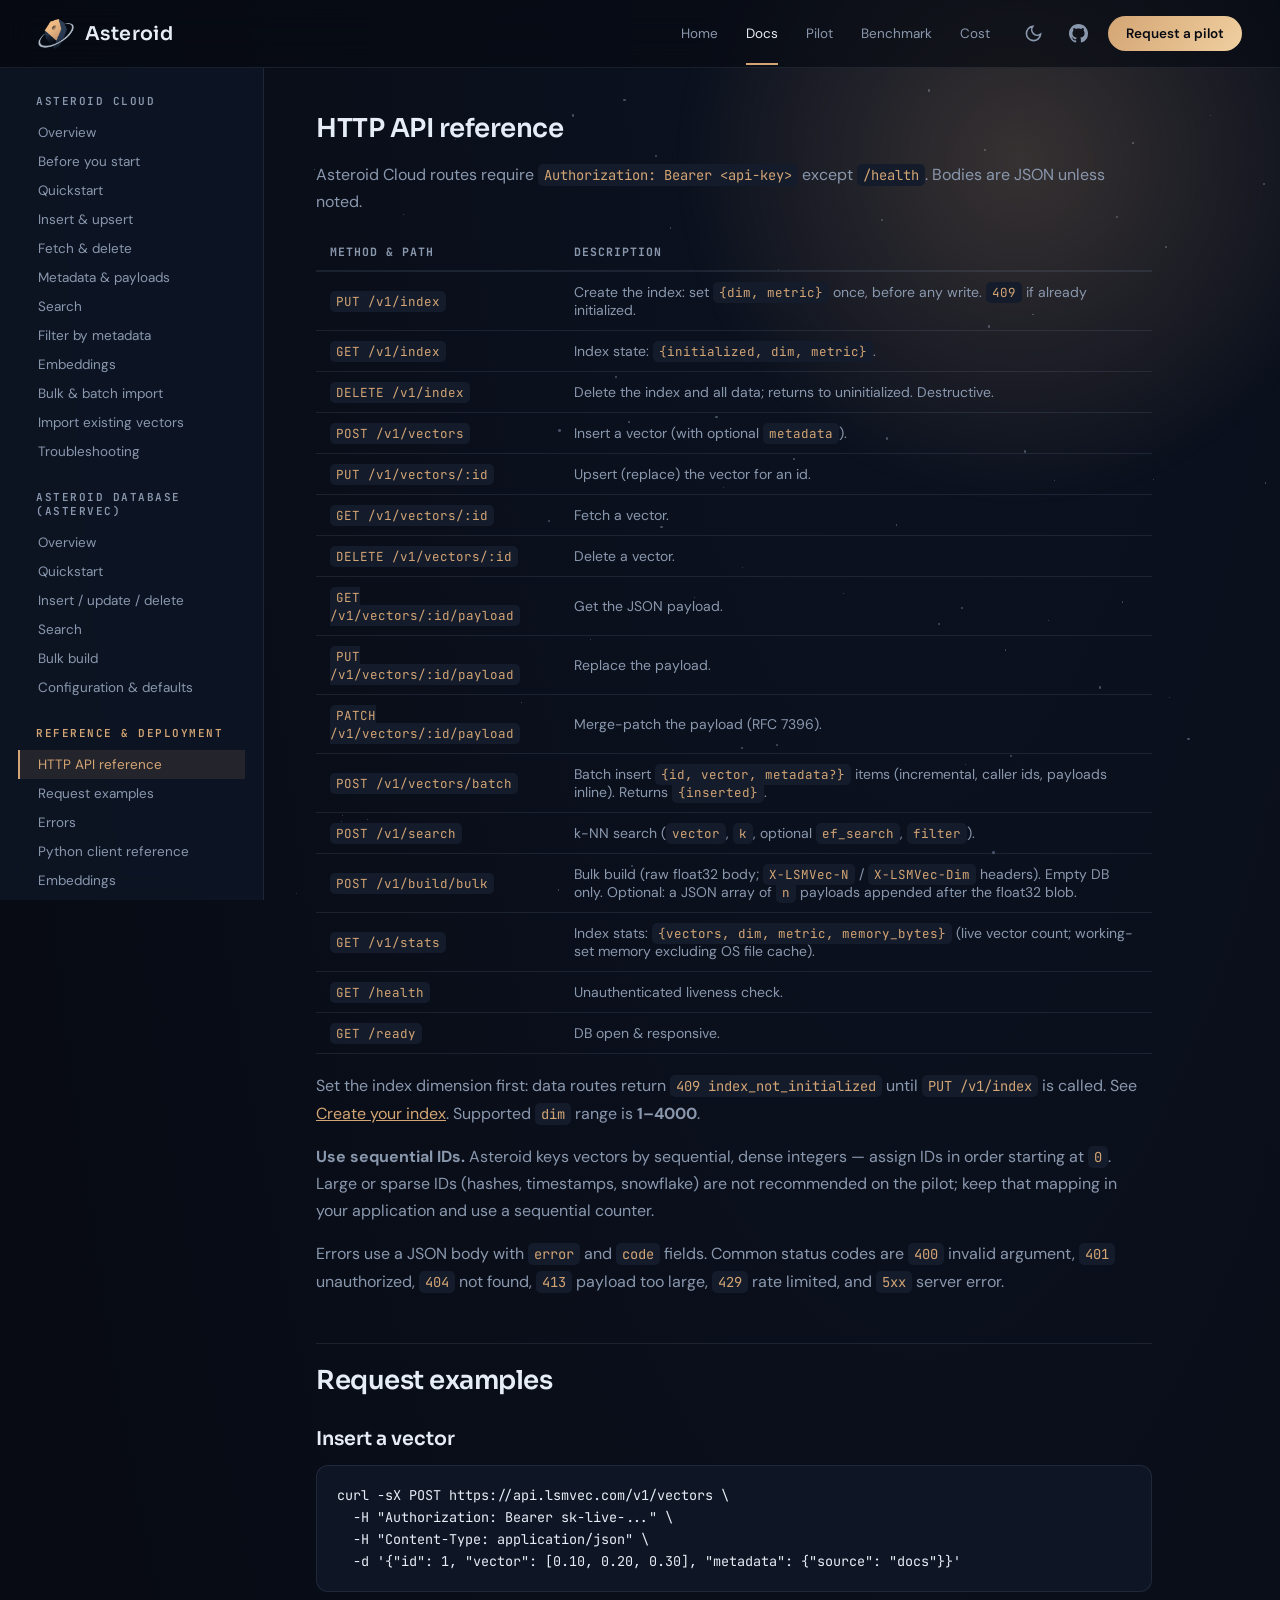
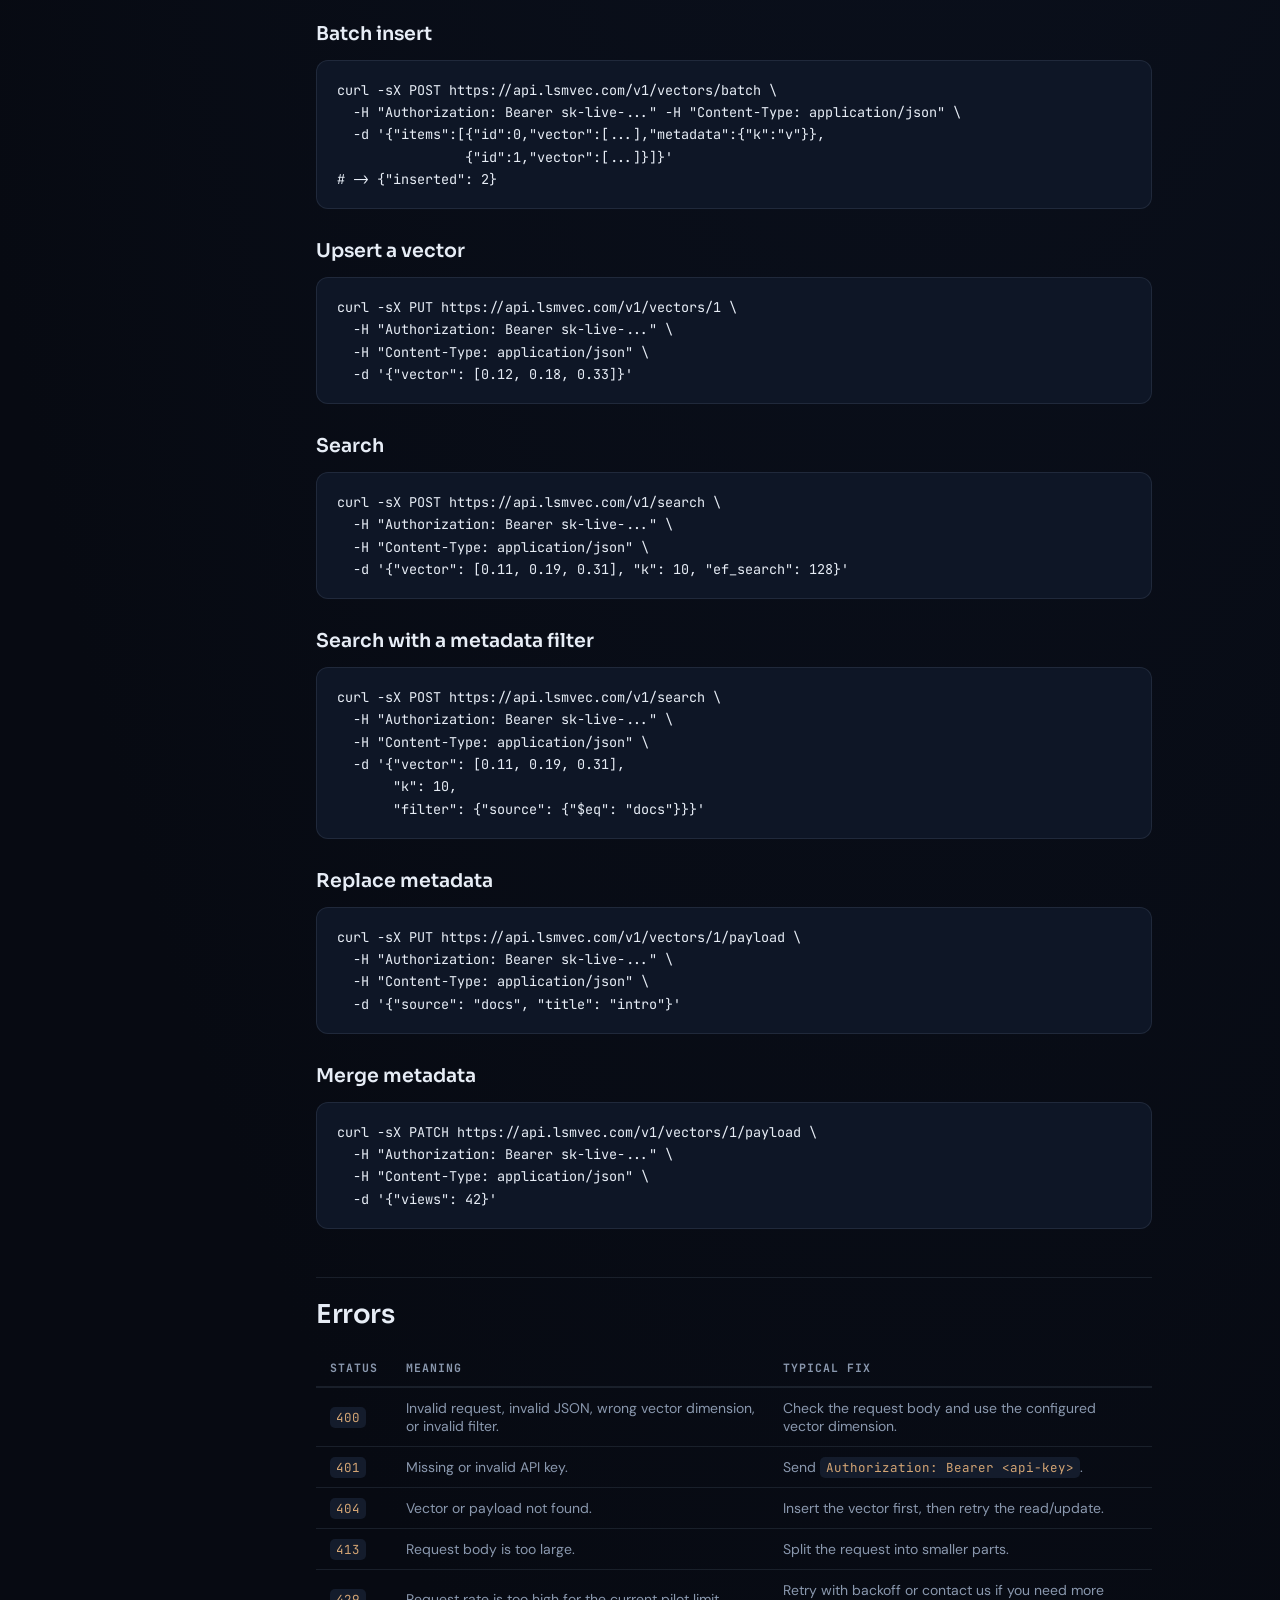
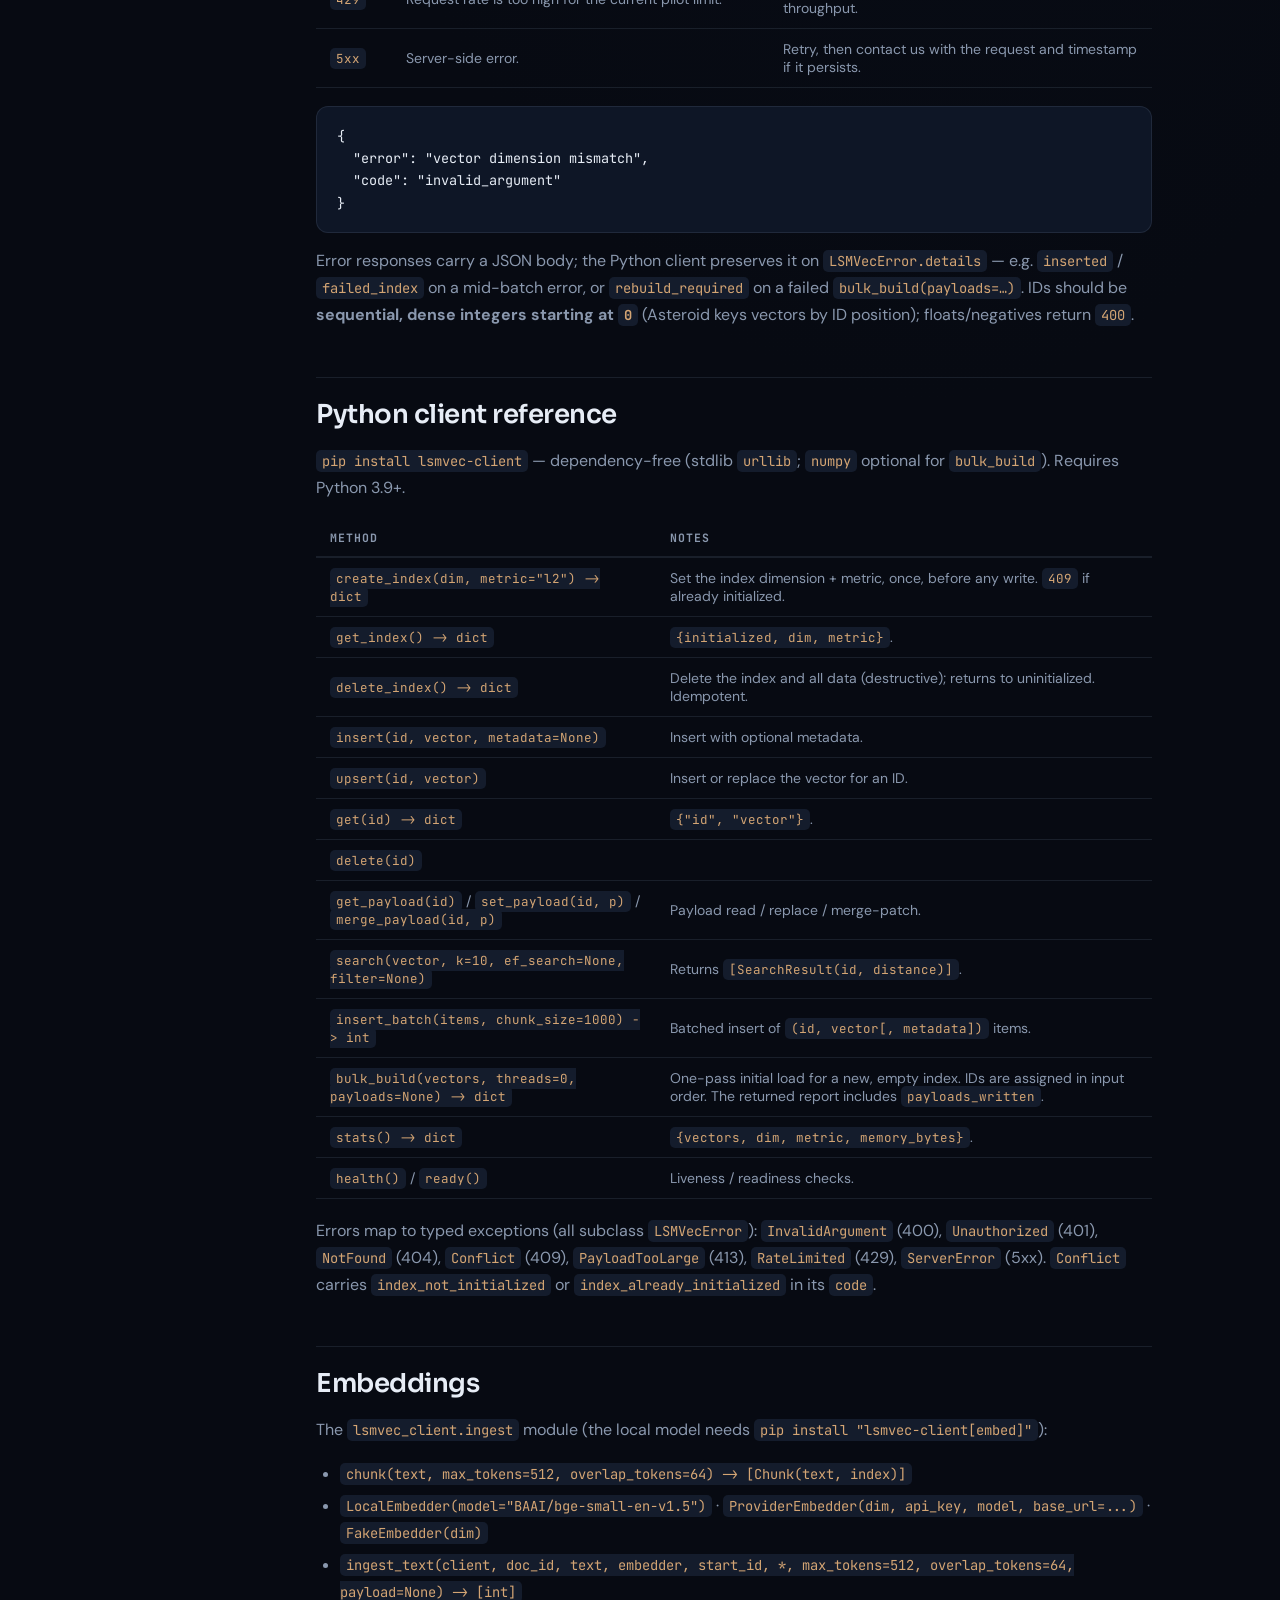
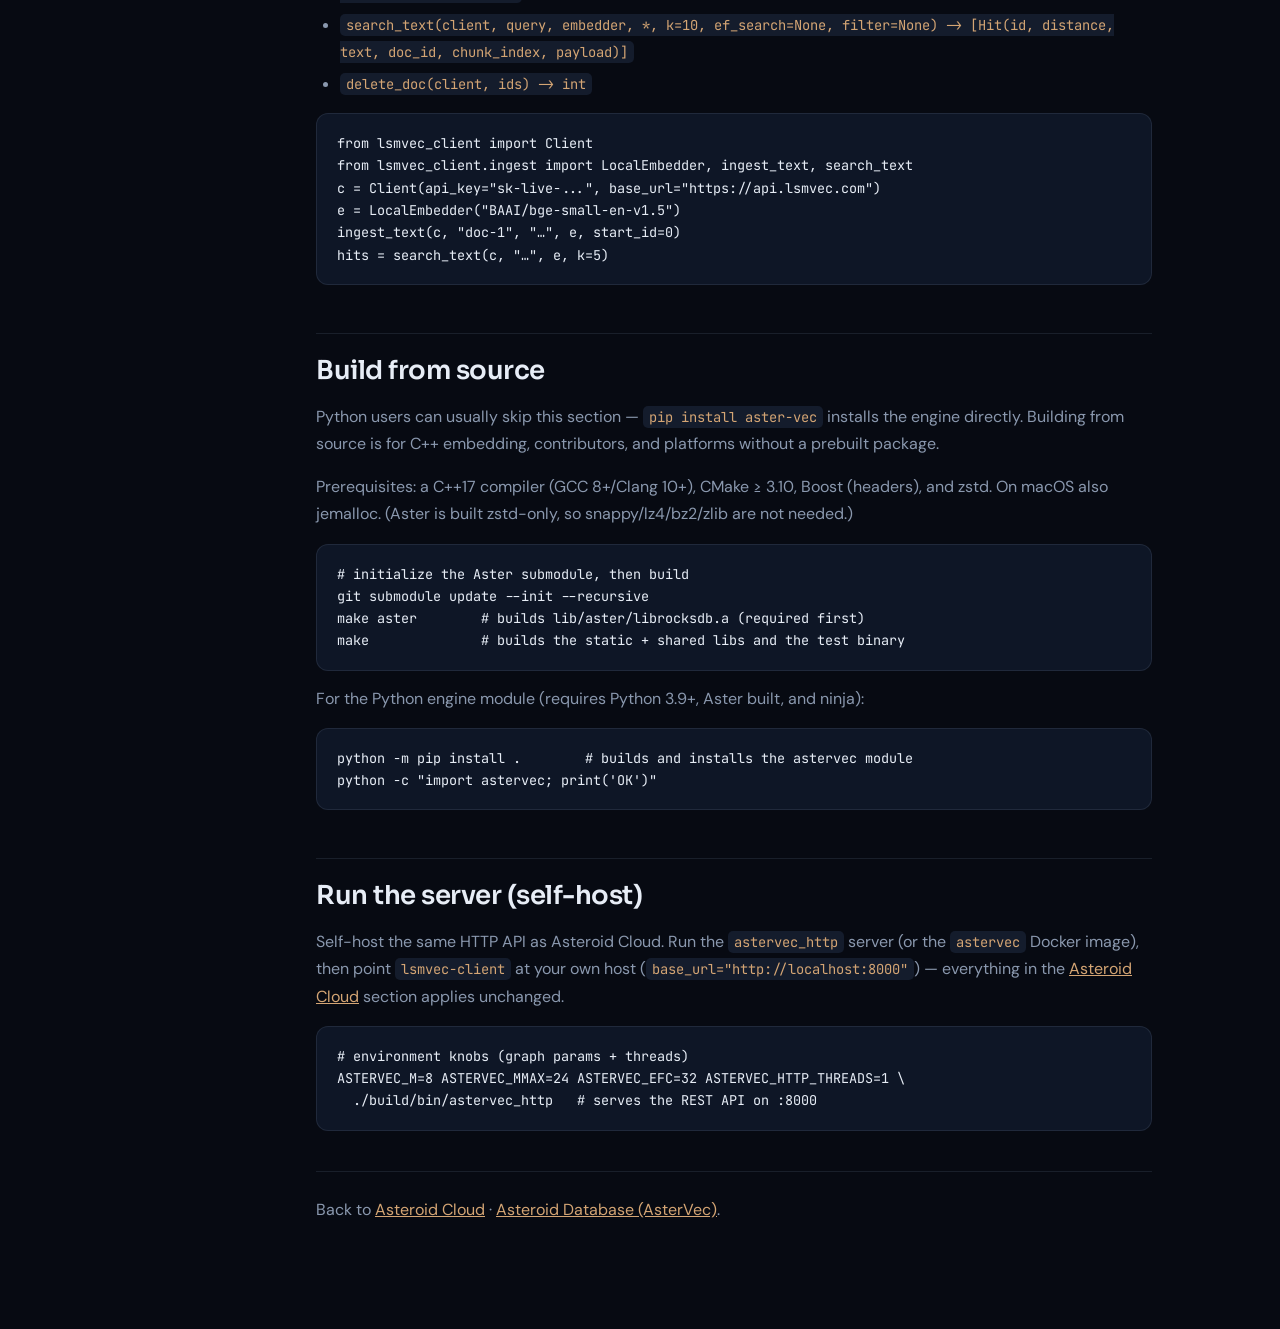
<file: docs-reference.html>
<!DOCTYPE html>
<html lang="en" data-theme="dark">
<head>
<meta charset="UTF-8">
<meta name="viewport" content="width=device-width, initial-scale=1.0">
<title>Reference &amp; Deployment — Asteroid Documentation</title>
<meta name="description" content="Asteroid reference — HTTP API routes, the lsmvec-client Python reference, building the engine from source, and self-hosting the HTTP server.">
<script>(function(){var t=localStorage.getItem('theme')||'dark';document.documentElement.setAttribute('data-theme',t);document.documentElement.classList.add('js');})();</script>
<link rel="icon" type="image/png" href="img/favicon.png">
<link rel="preconnect" href="https://fonts.googleapis.com"><link rel="preconnect" href="https://fonts.gstatic.com" crossorigin>
<link href="https://fonts.googleapis.com/css2?family=Sora:wght@300;400;500;600;700&family=DM+Sans:opsz,wght@9..40,300;9..40,400;9..40,500;9..40,600&family=JetBrains+Mono:wght@400;500;600&display=swap" rel="stylesheet">
<link rel="stylesheet" href="css/cosmic.css">
<style>
body{padding-top:68px}
.docs-layout{display:flex;min-height:calc(100vh - 68px)}
.sidebar{position:fixed;top:68px;left:0;width:264px;height:calc(100vh - 68px);overflow-y:auto;background:color-mix(in srgb,var(--surface-solid) 82%,transparent);backdrop-filter:blur(12px);border-right:1px solid var(--border);padding:26px 0;z-index:50}
.sidebar-section{padding:0 18px;margin-bottom:24px}
.sidebar-title{display:block;text-decoration:none;font-family:'JetBrains Mono';font-size:11px;font-weight:600;text-transform:uppercase;letter-spacing:1.5px;color:var(--text-muted);margin-bottom:10px;padding:0 18px;transition:color .2s}
.sidebar-title:hover{color:var(--text)}
.sidebar-title.active-group{color:var(--accent)}
.sidebar-link{display:block;padding:6px 18px;font-size:13.5px;color:var(--text-muted);text-decoration:none;transition:color .2s,border-color .2s,background .2s;border-left:2px solid transparent}
.sidebar-link:hover{color:var(--text)}
.sidebar-link.active{color:var(--accent);border-left-color:var(--accent);background:var(--accent-soft)}
.docs-content{margin-left:264px;padding:44px 52px 90px;max-width:940px;width:100%;position:relative;z-index:1}
.docs-content h2{font-family:'Sora';font-size:26px;font-weight:600;letter-spacing:-.5px;margin:48px 0 16px;padding-top:20px;border-top:1px solid var(--border);scroll-margin-top:90px}
.docs-content h2:first-of-type{border-top:none;margin-top:0;padding-top:0}
.docs-content h3{font-family:'Sora';font-size:19px;font-weight:600;margin:30px 0 12px;color:var(--text)}
.docs-content h4{font-size:15px;font-weight:600;margin:22px 0 8px;color:var(--text);font-family:'JetBrains Mono'}
.docs-content p{color:var(--text-muted);line-height:1.7;margin-bottom:16px}
.docs-content ul,.docs-content ol{color:var(--text-muted);line-height:1.7;margin-bottom:16px;padding-left:24px}
.docs-content li{margin-bottom:5px}
.docs-content a{color:var(--accent)}
.docs-content pre{margin:14px 0}
.docs-end{margin-top:42px;border-top:1px solid var(--border);padding-top:24px;font-size:14.5px;color:var(--text-muted)}
.sidebar-toggle{display:none}
@media(max-width:900px){
  .sidebar{position:relative;top:0;width:100%;height:auto;max-height:0;overflow:hidden;transition:max-height .3s;border-right:none;border-bottom:1px solid var(--border)}
  .sidebar.open{max-height:80vh;overflow-y:auto}
  .docs-content{margin-left:0;padding:26px 22px 70px}
  .docs-layout{flex-direction:column}
  .sidebar-toggle{display:block;width:100%;padding:13px 22px;background:var(--surface-solid);border:none;border-bottom:1px solid var(--border);color:var(--text);font-family:'DM Sans',sans-serif;font-size:14px;cursor:pointer;text-align:left}
}
</style>
</head>
<body>
<div class="sky" id="sky"></div>
<div class="aurora"></div>

<nav class="nav">
  <a href="index.html" class="nav-logo"><img src="img/asteroid-gem.png" alt="Asteroid"><span class="wm">Asteroid</span></a>
  <button class="hamburger" aria-label="Menu" onclick="toggleNav()"><svg width="24" height="24" viewBox="0 0 24 24" fill="none" stroke="currentColor" stroke-width="2"><path d="M3 12h18M3 6h18M3 18h18"/></svg></button>
  <div class="nav-links">
    <a href="index.html">Home</a>
    <a href="docs.html" class="active">Docs</a>
    <a href="pilot.html">Pilot</a>
    <a href="benchmark.html">Benchmark</a>
    <a href="cost.html">Cost</a>
    <div class="nav-tools">
      <button class="icon-btn theme-toggle" onclick="toggleTheme()" aria-label="Toggle theme">
        <svg class="sun" width="19" height="19" viewBox="0 0 24 24" fill="none" stroke="currentColor" stroke-width="2" stroke-linecap="round"><circle cx="12" cy="12" r="4"/><path d="M12 2v2M12 20v2M4.9 4.9l1.4 1.4M17.7 17.7l1.4 1.4M2 12h2M20 12h2M4.9 19.1l1.4-1.4M17.7 6.3l1.4-1.4"/></svg>
        <svg class="moon" width="19" height="19" viewBox="0 0 24 24" fill="none" stroke="currentColor" stroke-width="2" stroke-linecap="round"><path d="M21 12.8A9 9 0 1 1 11.2 3 7 7 0 0 0 21 12.8z"/></svg>
      </button>
      <a class="icon-btn" href="https://github.com/NTU-Siqiang-Group/AsterVec" target="_blank" rel="noopener" aria-label="GitHub"><svg width="19" height="19" viewBox="0 0 24 24" fill="currentColor"><path d="M12 0C5.37 0 0 5.37 0 12c0 5.31 3.435 9.795 8.205 11.385.6.105.825-.255.825-.57 0-.285-.015-1.23-.015-2.235-3.015.555-3.795-.735-4.035-1.41-.135-.345-.72-1.41-1.23-1.695-.42-.225-1.02-.78-.015-.795.945-.015 1.62.87 1.845 1.23 1.08 1.815 2.805 1.305 3.495.99.105-.78.42-1.305.765-1.605-2.67-.3-5.46-1.335-5.46-5.925 0-1.305.465-2.385 1.23-3.225-.12-.3-.54-1.53.12-3.18 0 0 1.005-.315 3.3 1.23.96-.27 1.98-.405 3-.405s2.04.135 3 .405c2.295-1.56 3.3-1.23 3.3-1.23.66 1.65.24 2.88.12 3.18.765.84 1.23 1.905 1.23 3.225 0 4.605-2.805 5.625-5.475 5.925.435.375.81 1.095.81 2.22 0 1.605-.015 2.895-.015 3.3 0 .315.225.69.825.57A12.02 12.02 0 0024 12c0-6.63-5.37-12-12-12z"/></svg></a>
      <a href="index.html#pilot" class="nav-cta">Request a pilot</a>
    </div>
  </div>
</nav>

<button class="sidebar-toggle" id="sidebar-toggle">☰ Docs menu</button>

<div class="docs-layout">
  <aside class="sidebar" id="sidebar">
    <div class="sidebar-section">
      <a href="docs.html" class="sidebar-title">Asteroid Cloud</a>
      <a href="docs.html#cloud-overview" class="sidebar-link">Overview</a>
      <a href="docs.html#cloud-before" class="sidebar-link">Before you start</a>
      <a href="docs.html#cloud-quickstart" class="sidebar-link">Quickstart</a>
      <a href="docs.html#cloud-insert" class="sidebar-link">Insert &amp; upsert</a>
      <a href="docs.html#cloud-fetch" class="sidebar-link">Fetch &amp; delete</a>
      <a href="docs.html#cloud-payloads" class="sidebar-link">Metadata &amp; payloads</a>
      <a href="docs.html#cloud-search" class="sidebar-link">Search</a>
      <a href="docs.html#cloud-filter" class="sidebar-link">Filter by metadata</a>
      <a href="docs.html#cloud-embeddings" class="sidebar-link">Embeddings</a>
      <a href="docs.html#cloud-bulk" class="sidebar-link">Bulk &amp; batch import</a>
      <a href="docs.html#cloud-import" class="sidebar-link">Import existing vectors</a>
      <a href="docs.html#cloud-troubleshooting" class="sidebar-link">Troubleshooting</a>
    </div>
    <div class="sidebar-section">
      <a href="docs-database.html" class="sidebar-title">Asteroid Database (AsterVec)</a>
      <a href="docs-database.html#db-overview" class="sidebar-link">Overview</a>
      <a href="docs-database.html#db-quickstart" class="sidebar-link">Quickstart</a>
      <a href="docs-database.html#db-insert" class="sidebar-link">Insert / update / delete</a>
      <a href="docs-database.html#db-search" class="sidebar-link">Search</a>
      <a href="docs-database.html#db-bulk" class="sidebar-link">Bulk build</a>
      <a href="docs-database.html#db-config" class="sidebar-link">Configuration &amp; defaults</a>
    </div>
    <div class="sidebar-section">
      <a href="docs-reference.html" class="sidebar-title">Reference &amp; Deployment</a>
      <a href="docs-reference.html#ref-http" class="sidebar-link">HTTP API reference</a>
      <a href="docs-reference.html#ref-examples" class="sidebar-link">Request examples</a>
      <a href="docs-reference.html#ref-errors" class="sidebar-link">Errors</a>
      <a href="docs-reference.html#ref-client" class="sidebar-link">Python client reference</a>
      <a href="docs-reference.html#ref-embeddings" class="sidebar-link">Embeddings</a>
      <a href="docs-reference.html#ref-build" class="sidebar-link">Build from source</a>
      <a href="docs-reference.html#ref-server" class="sidebar-link">Run the server</a>
    </div>
  </aside>

  <main class="docs-content">

      <h2 id="ref-http">HTTP API reference</h2>
      <p>Asteroid Cloud routes require
      <code>Authorization: Bearer &lt;api-key&gt;</code> except <code>/health</code>.
      Bodies are JSON unless noted.</p>
      <table>
        <thead><tr><th>Method &amp; path</th><th>Description</th></tr></thead>
        <tbody>
          <tr><td><code>PUT /v1/index</code></td><td>Create the index: set <code>{dim, metric}</code> once, before any write. <code>409</code> if already initialized.</td></tr>
          <tr><td><code>GET /v1/index</code></td><td>Index state: <code>{initialized, dim, metric}</code>.</td></tr>
          <tr><td><code>DELETE /v1/index</code></td><td>Delete the index and all data; returns to uninitialized. Destructive.</td></tr>
          <tr><td><code>POST /v1/vectors</code></td><td>Insert a vector (with optional <code>metadata</code>).</td></tr>
          <tr><td><code>PUT /v1/vectors/:id</code></td><td>Upsert (replace) the vector for an id.</td></tr>
          <tr><td><code>GET /v1/vectors/:id</code></td><td>Fetch a vector.</td></tr>
          <tr><td><code>DELETE /v1/vectors/:id</code></td><td>Delete a vector.</td></tr>
          <tr><td><code>GET /v1/vectors/:id/payload</code></td><td>Get the JSON payload.</td></tr>
          <tr><td><code>PUT /v1/vectors/:id/payload</code></td><td>Replace the payload.</td></tr>
          <tr><td><code>PATCH /v1/vectors/:id/payload</code></td><td>Merge-patch the payload (RFC 7396).</td></tr>
          <tr><td><code>POST /v1/vectors/batch</code></td><td>Batch insert <code>{id, vector, metadata?}</code> items (incremental, caller ids, payloads inline). Returns <code>{inserted}</code>.</td></tr>
          <tr><td><code>POST /v1/search</code></td><td>k-NN search (<code>vector</code>, <code>k</code>, optional <code>ef_search</code>, <code>filter</code>).</td></tr>
          <tr><td><code>POST /v1/build/bulk</code></td><td>Bulk build (raw float32 body; <code>X-LSMVec-N</code> / <code>X-LSMVec-Dim</code> headers). Empty DB only. Optional: a JSON array of <code>n</code> payloads appended after the float32 blob.</td></tr>
          <tr><td><code>GET /v1/stats</code></td><td>Index stats: <code>{vectors, dim, metric, memory_bytes}</code> (live vector count; working-set memory excluding OS file cache).</td></tr>
          <tr><td><code>GET /health</code></td><td>Unauthenticated liveness check.</td></tr>
          <tr><td><code>GET /ready</code></td><td>DB open &amp; responsive.</td></tr>
        </tbody>
      </table>
      <p>Set the index dimension first: data routes return <code>409
      index_not_initialized</code> until <code>PUT /v1/index</code> is called. See
      <a href="docs.html#cloud-create-index">Create your index</a>. Supported
      <code>dim</code> range is <strong>1–4000</strong>.</p>
      <p><strong>Use sequential IDs.</strong> Asteroid keys vectors by sequential,
      dense integers — assign IDs in order starting at <code>0</code>. Large or
      sparse IDs (hashes, timestamps, snowflake) are not recommended on the pilot;
      keep that mapping in your application and use a sequential counter.</p>
      <p>Errors use a JSON body with <code>error</code> and <code>code</code> fields.
      Common status codes are <code>400</code> invalid argument,
      <code>401</code> unauthorized, <code>404</code> not found,
      <code>413</code> payload too large, <code>429</code> rate limited, and
      <code>5xx</code> server error.</p>

      <h2 id="ref-examples">Request examples</h2>

      <h3>Insert a vector</h3>
      <pre><code>curl -sX POST https://api.lsmvec.com/v1/vectors \
  -H "Authorization: Bearer sk-live-..." \
  -H "Content-Type: application/json" \
  -d '{"id": 1, "vector": [0.10, 0.20, 0.30], "metadata": {"source": "docs"}}'</code></pre>

      <h3>Batch insert</h3>
      <pre><code>curl -sX POST https://api.lsmvec.com/v1/vectors/batch \
  -H "Authorization: Bearer sk-live-..." -H "Content-Type: application/json" \
  -d '{"items":[{"id":0,"vector":[...],"metadata":{"k":"v"}},
                {"id":1,"vector":[...]}]}'
# -> {"inserted": 2}</code></pre>

      <h3>Upsert a vector</h3>
      <pre><code>curl -sX PUT https://api.lsmvec.com/v1/vectors/1 \
  -H "Authorization: Bearer sk-live-..." \
  -H "Content-Type: application/json" \
  -d '{"vector": [0.12, 0.18, 0.33]}'</code></pre>

      <h3>Search</h3>
      <pre><code>curl -sX POST https://api.lsmvec.com/v1/search \
  -H "Authorization: Bearer sk-live-..." \
  -H "Content-Type: application/json" \
  -d '{"vector": [0.11, 0.19, 0.31], "k": 10, "ef_search": 128}'</code></pre>

      <h3>Search with a metadata filter</h3>
      <pre><code>curl -sX POST https://api.lsmvec.com/v1/search \
  -H "Authorization: Bearer sk-live-..." \
  -H "Content-Type: application/json" \
  -d '{"vector": [0.11, 0.19, 0.31],
       "k": 10,
       "filter": {"source": {"$eq": "docs"}}}'</code></pre>

      <h3>Replace metadata</h3>
      <pre><code>curl -sX PUT https://api.lsmvec.com/v1/vectors/1/payload \
  -H "Authorization: Bearer sk-live-..." \
  -H "Content-Type: application/json" \
  -d '{"source": "docs", "title": "intro"}'</code></pre>

      <h3>Merge metadata</h3>
      <pre><code>curl -sX PATCH https://api.lsmvec.com/v1/vectors/1/payload \
  -H "Authorization: Bearer sk-live-..." \
  -H "Content-Type: application/json" \
  -d '{"views": 42}'</code></pre>

      <h2 id="ref-errors">Errors</h2>
      <table>
        <thead><tr><th>Status</th><th>Meaning</th><th>Typical fix</th></tr></thead>
        <tbody>
          <tr>
            <td><code>400</code></td>
            <td>Invalid request, invalid JSON, wrong vector dimension, or invalid filter.</td>
            <td>Check the request body and use the configured vector dimension.</td>
          </tr>
          <tr>
            <td><code>401</code></td>
            <td>Missing or invalid API key.</td>
            <td>Send <code>Authorization: Bearer &lt;api-key&gt;</code>.</td>
          </tr>
          <tr>
            <td><code>404</code></td>
            <td>Vector or payload not found.</td>
            <td>Insert the vector first, then retry the read/update.</td>
          </tr>
          <tr>
            <td><code>413</code></td>
            <td>Request body is too large.</td>
            <td>Split the request into smaller parts.</td>
          </tr>
          <tr>
            <td><code>429</code></td>
            <td>Request rate is too high for the current pilot limit.</td>
            <td>Retry with backoff or contact us if you need more throughput.</td>
          </tr>
          <tr>
            <td><code>5xx</code></td>
            <td>Server-side error.</td>
            <td>Retry, then contact us with the request and timestamp if it persists.</td>
          </tr>
        </tbody>
      </table>
      <pre><code>{
  "error": "vector dimension mismatch",
  "code": "invalid_argument"
}</code></pre>
      <p>Error responses carry a JSON body; the Python client preserves it on
      <code>LSMVecError.details</code> — e.g. <code>inserted</code> / <code>failed_index</code>
      on a mid-batch error, or <code>rebuild_required</code> on a failed
      <code>bulk_build(payloads=…)</code>. IDs should be <strong>sequential, dense
      integers starting at <code>0</code></strong> (Asteroid keys vectors by ID
      position); floats/negatives return <code>400</code>.</p>

      <h2 id="ref-client">Python client reference</h2>
      <p><code>pip install lsmvec-client</code> — dependency-free (stdlib
      <code>urllib</code>; <code>numpy</code> optional for <code>bulk_build</code>).
      Requires Python 3.9+.</p>
      <table>
        <thead><tr><th>Method</th><th>Notes</th></tr></thead>
        <tbody>
          <tr><td><code>create_index(dim, metric="l2") -&gt; dict</code></td><td>Set the index dimension + metric, once, before any write. <code>409</code> if already initialized.</td></tr>
          <tr><td><code>get_index() -&gt; dict</code></td><td><code>{initialized, dim, metric}</code>.</td></tr>
          <tr><td><code>delete_index() -&gt; dict</code></td><td>Delete the index and all data (destructive); returns to uninitialized. Idempotent.</td></tr>
          <tr><td><code>insert(id, vector, metadata=None)</code></td><td>Insert with optional metadata.</td></tr>
          <tr><td><code>upsert(id, vector)</code></td><td>Insert or replace the vector for an ID.</td></tr>
          <tr><td><code>get(id) -&gt; dict</code></td><td><code>{"id", "vector"}</code>.</td></tr>
          <tr><td><code>delete(id)</code></td><td></td></tr>
          <tr><td><code>get_payload(id)</code> / <code>set_payload(id, p)</code> / <code>merge_payload(id, p)</code></td><td>Payload read / replace / merge-patch.</td></tr>
          <tr><td><code>search(vector, k=10, ef_search=None, filter=None)</code></td><td>Returns <code>[SearchResult(id, distance)]</code>.</td></tr>
          <tr><td><code>insert_batch(items, chunk_size=1000) -&gt; int</code></td><td>Batched insert of <code>(id, vector[, metadata])</code> items.</td></tr>
          <tr><td><code>bulk_build(vectors, threads=0, payloads=None) -&gt; dict</code></td><td>One-pass initial load for a new, empty index. IDs are assigned in input order. The returned report includes <code>payloads_written</code>.</td></tr>
          <tr><td><code>stats() -&gt; dict</code></td><td><code>{vectors, dim, metric, memory_bytes}</code>.</td></tr>
          <tr><td><code>health()</code> / <code>ready()</code></td><td>Liveness / readiness checks.</td></tr>
        </tbody>
      </table>
      <p>Errors map to typed exceptions (all subclass <code>LSMVecError</code>):
      <code>InvalidArgument</code> (400), <code>Unauthorized</code> (401),
      <code>NotFound</code> (404), <code>Conflict</code> (409),
      <code>PayloadTooLarge</code> (413), <code>RateLimited</code> (429),
      <code>ServerError</code> (5xx). <code>Conflict</code> carries
      <code>index_not_initialized</code> or <code>index_already_initialized</code> in
      its <code>code</code>.</p>

      <h2 id="ref-embeddings">Embeddings</h2>
      <p>The <code>lsmvec_client.ingest</code> module (the local model needs
      <code>pip install "lsmvec-client[embed]"</code>):</p>
      <ul>
        <li><code>chunk(text, max_tokens=512, overlap_tokens=64) -&gt; [Chunk(text, index)]</code></li>
        <li><code>LocalEmbedder(model="BAAI/bge-small-en-v1.5")</code> · <code>ProviderEmbedder(dim, api_key, model, base_url=...)</code> · <code>FakeEmbedder(dim)</code></li>
        <li><code>ingest_text(client, doc_id, text, embedder, start_id, *, max_tokens=512, overlap_tokens=64, payload=None) -&gt; [int]</code></li>
        <li><code>search_text(client, query, embedder, *, k=10, ef_search=None, filter=None) -&gt; [Hit(id, distance, text, doc_id, chunk_index, payload)]</code></li>
        <li><code>delete_doc(client, ids) -&gt; int</code></li>
      </ul>
      <pre><code>from lsmvec_client import Client
from lsmvec_client.ingest import LocalEmbedder, ingest_text, search_text
c = Client(api_key="sk-live-...", base_url="https://api.lsmvec.com")
e = LocalEmbedder("BAAI/bge-small-en-v1.5")
ingest_text(c, "doc-1", "…", e, start_id=0)
hits = search_text(c, "…", e, k=5)</code></pre>

      <h2 id="ref-build">Build from source</h2>
      <p>Python users can usually skip this section —
      <code>pip install aster-vec</code> installs the engine directly. Building
      from source is for C++ embedding, contributors, and platforms without a
      prebuilt package.</p>
      <p>Prerequisites: a C++17 compiler (GCC 8+/Clang 10+), CMake ≥ 3.10, Boost
      (headers), and zstd. On macOS also jemalloc. (Aster is built zstd-only, so
      snappy/lz4/bz2/zlib are not needed.)</p>
      <pre><code># initialize the Aster submodule, then build
git submodule update --init --recursive
make aster        # builds lib/aster/librocksdb.a (required first)
make              # builds the static + shared libs and the test binary</code></pre>
      <p>For the Python engine module (requires Python 3.9+, Aster built, and ninja):</p>
      <pre><code>python -m pip install .        # builds and installs the astervec module
python -c "import astervec; print('OK')"</code></pre>

      <h2 id="ref-server">Run the server (self-host)</h2>
      <p>Self-host the same HTTP API as Asteroid Cloud. Run the
      <code>astervec_http</code> server (or the <code>astervec</code> Docker image),
      then point <code>lsmvec-client</code> at your own host
      (<code>base_url="http://localhost:8000"</code>) — everything in the
      <a href="docs.html#cloud-overview">Asteroid Cloud</a> section applies unchanged.</p>
      <pre><code># environment knobs (graph params + threads)
ASTERVEC_M=8 ASTERVEC_MMAX=24 ASTERVEC_EFC=32 ASTERVEC_HTTP_THREADS=1 \
  ./build/bin/astervec_http   # serves the REST API on :8000</code></pre>

      <p style="margin-top:40px;border-top:1px solid var(--border);padding-top:24px;">
        Back to <a href="docs.html">Asteroid Cloud</a> ·
        <a href="docs-database.html">Asteroid Database (AsterVec)</a>.
      </p>

    </main>
</div>

<script src="js/cosmic.js"></script>
<script>
// active group in sidebar
(function(){var here=(location.pathname.split('/').pop()||'docs.html');document.querySelectorAll('.sidebar-title').forEach(function(t){var f=(t.getAttribute('href')||'').split('#')[0];if(f===here)t.classList.add('active-group');});})();
// scroll-spy
var sections=document.querySelectorAll('.docs-content h2[id]');
var sidebarLinks=document.querySelectorAll('.sidebar-link');
var spy=new IntersectionObserver(function(entries){entries.forEach(function(e){if(e.isIntersecting){sidebarLinks.forEach(function(l){l.classList.remove('active');});var a=document.querySelector('.sidebar-link[href$="#'+e.target.id+'"]');if(a)a.classList.add('active');}});},{rootMargin:'-90px 0px -60% 0px',threshold:0});
sections.forEach(function(s){spy.observe(s);});
sidebarLinks.forEach(function(l){l.addEventListener('click',function(){document.getElementById('sidebar').classList.remove('open');});});
var st=document.getElementById('sidebar-toggle');if(st)st.addEventListener('click',function(){document.getElementById('sidebar').classList.toggle('open');});
// code tabs (synced, remembered)
function applyLang(lang){document.querySelectorAll('.code-tabs').forEach(function(box){if(!box.querySelector('.tab-btn[data-lang="'+lang+'"]'))return;box.querySelectorAll('.tab-btn').forEach(function(b){b.classList.toggle('active',b.dataset.lang===lang);});box.querySelectorAll('.tab-panel').forEach(function(p){p.hidden=(p.dataset.lang!==lang);});});try{localStorage.setItem('docslang',lang);}catch(e){}}
document.querySelectorAll('.code-tabs .tab-btn').forEach(function(btn){btn.addEventListener('click',function(){applyLang(btn.dataset.lang);});});
var saved=(function(){try{return localStorage.getItem('docslang');}catch(e){return null;}})();if(saved)applyLang(saved);
</script>
</body>
</html>
</file>
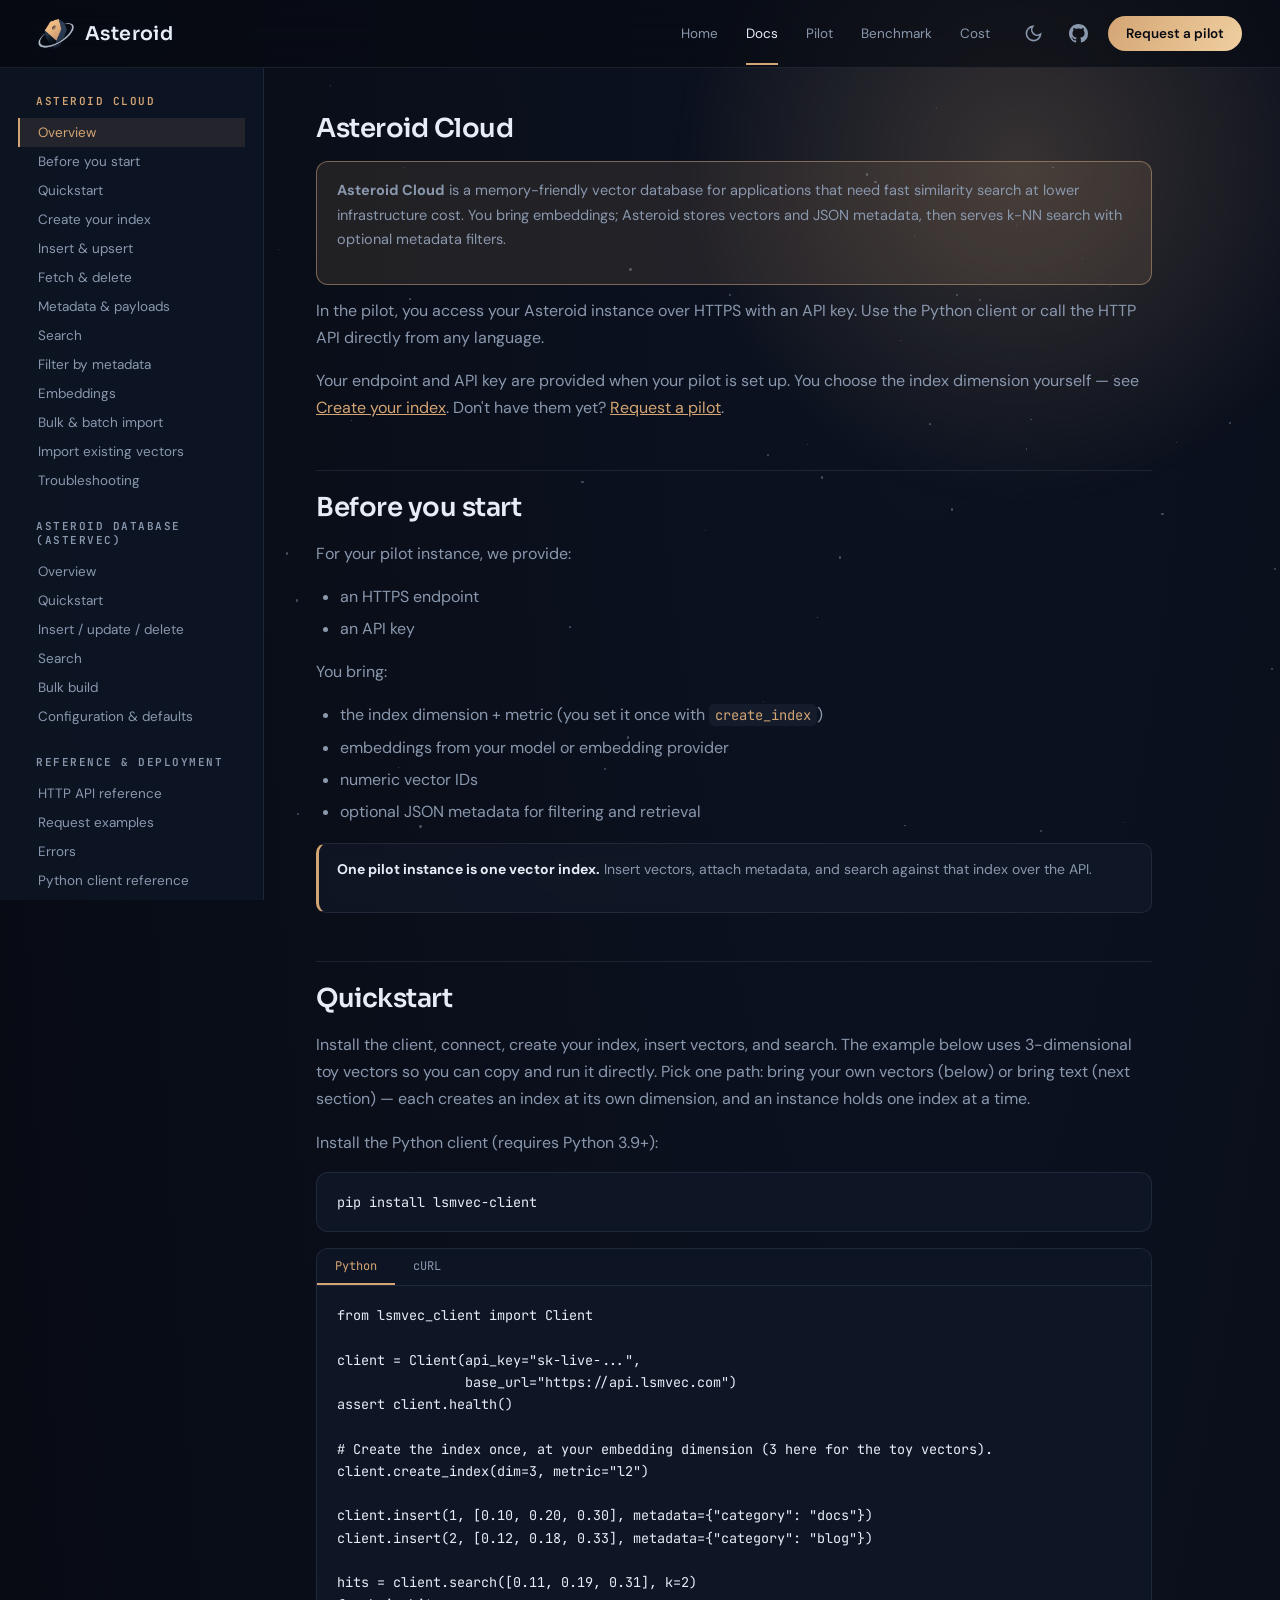
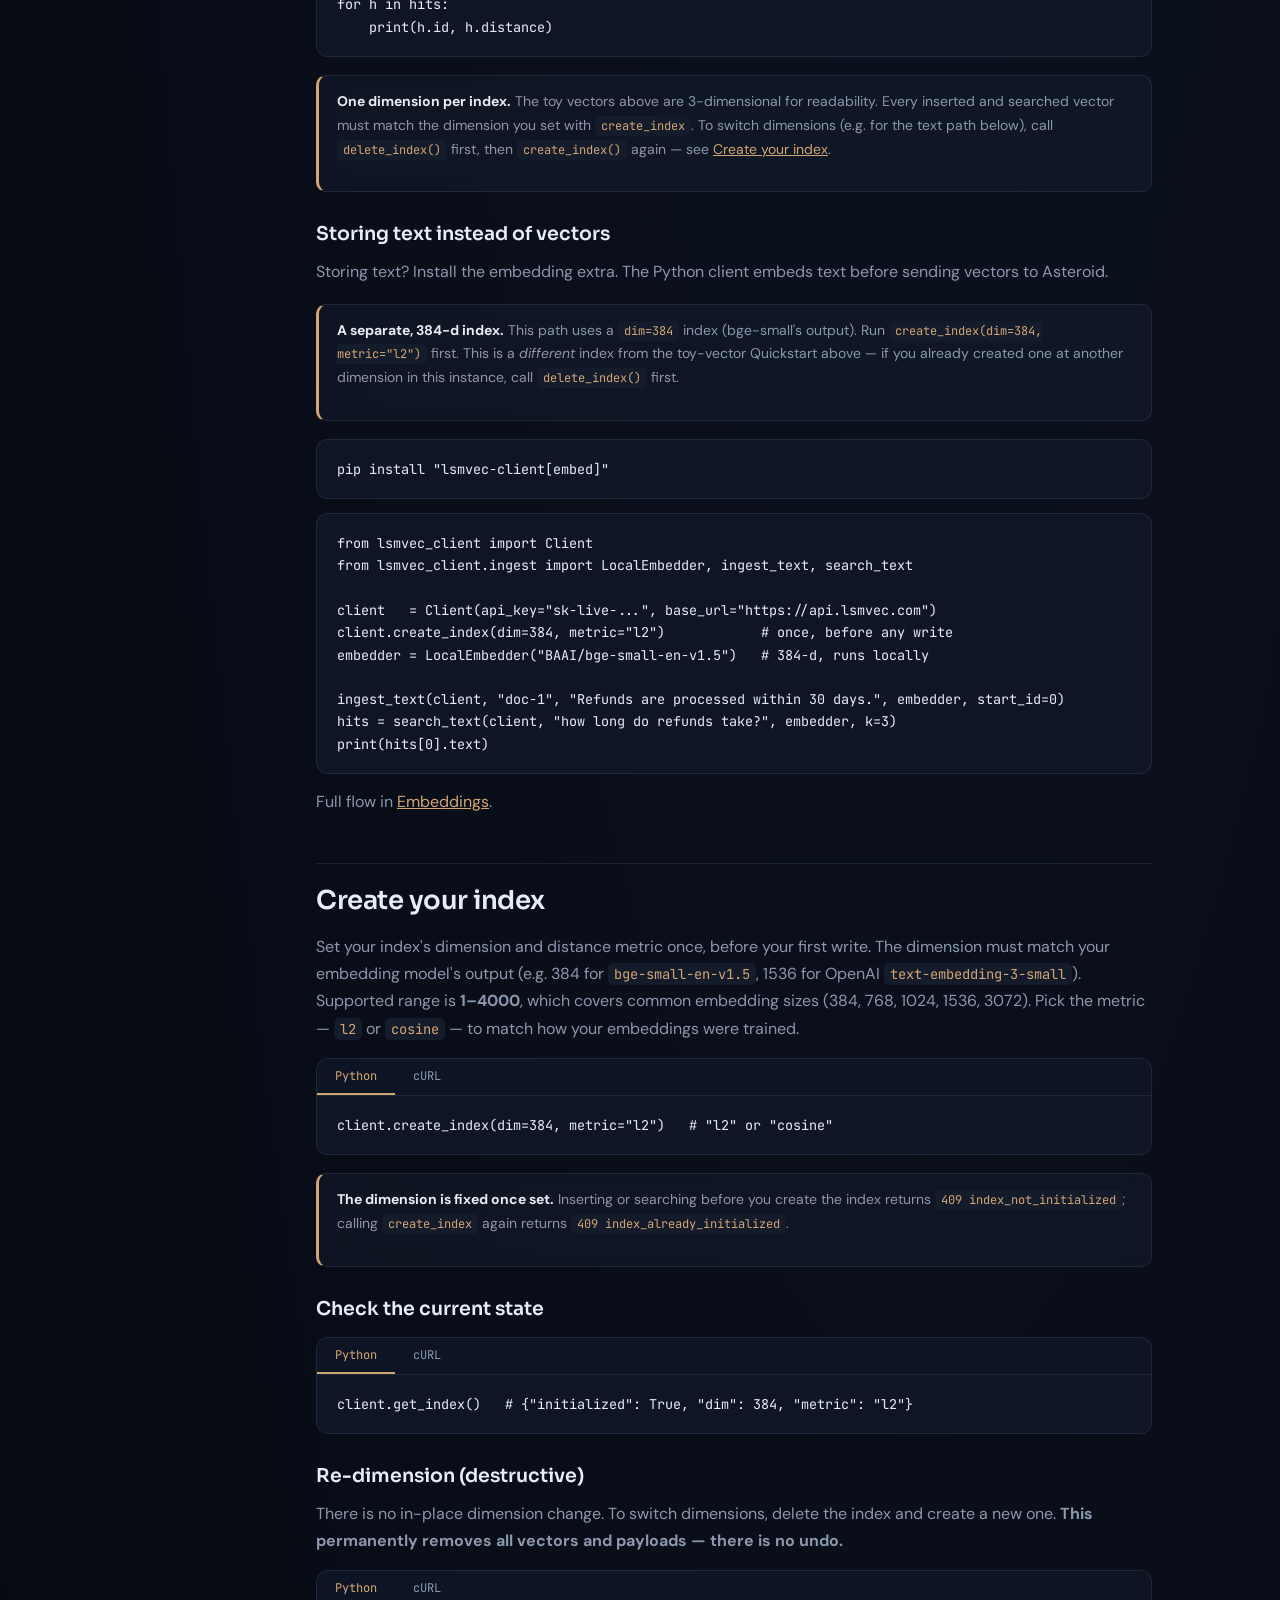
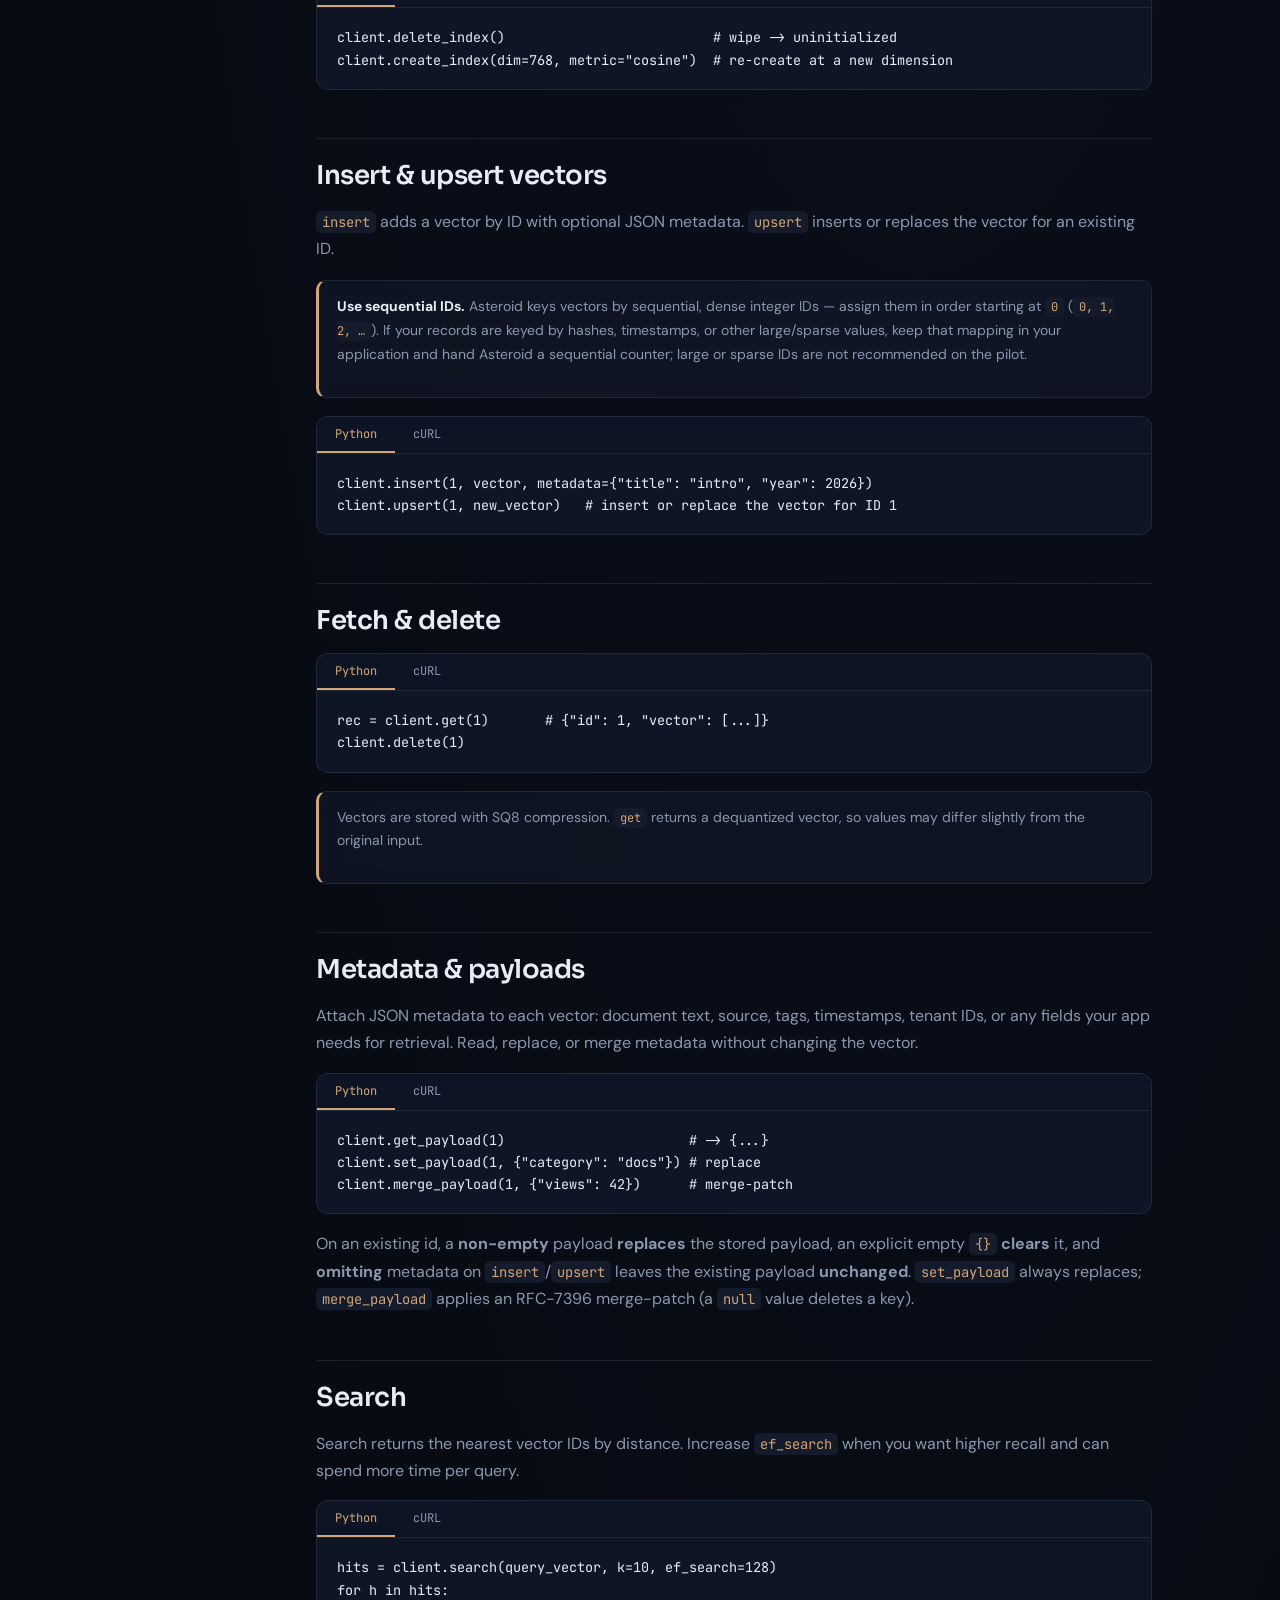
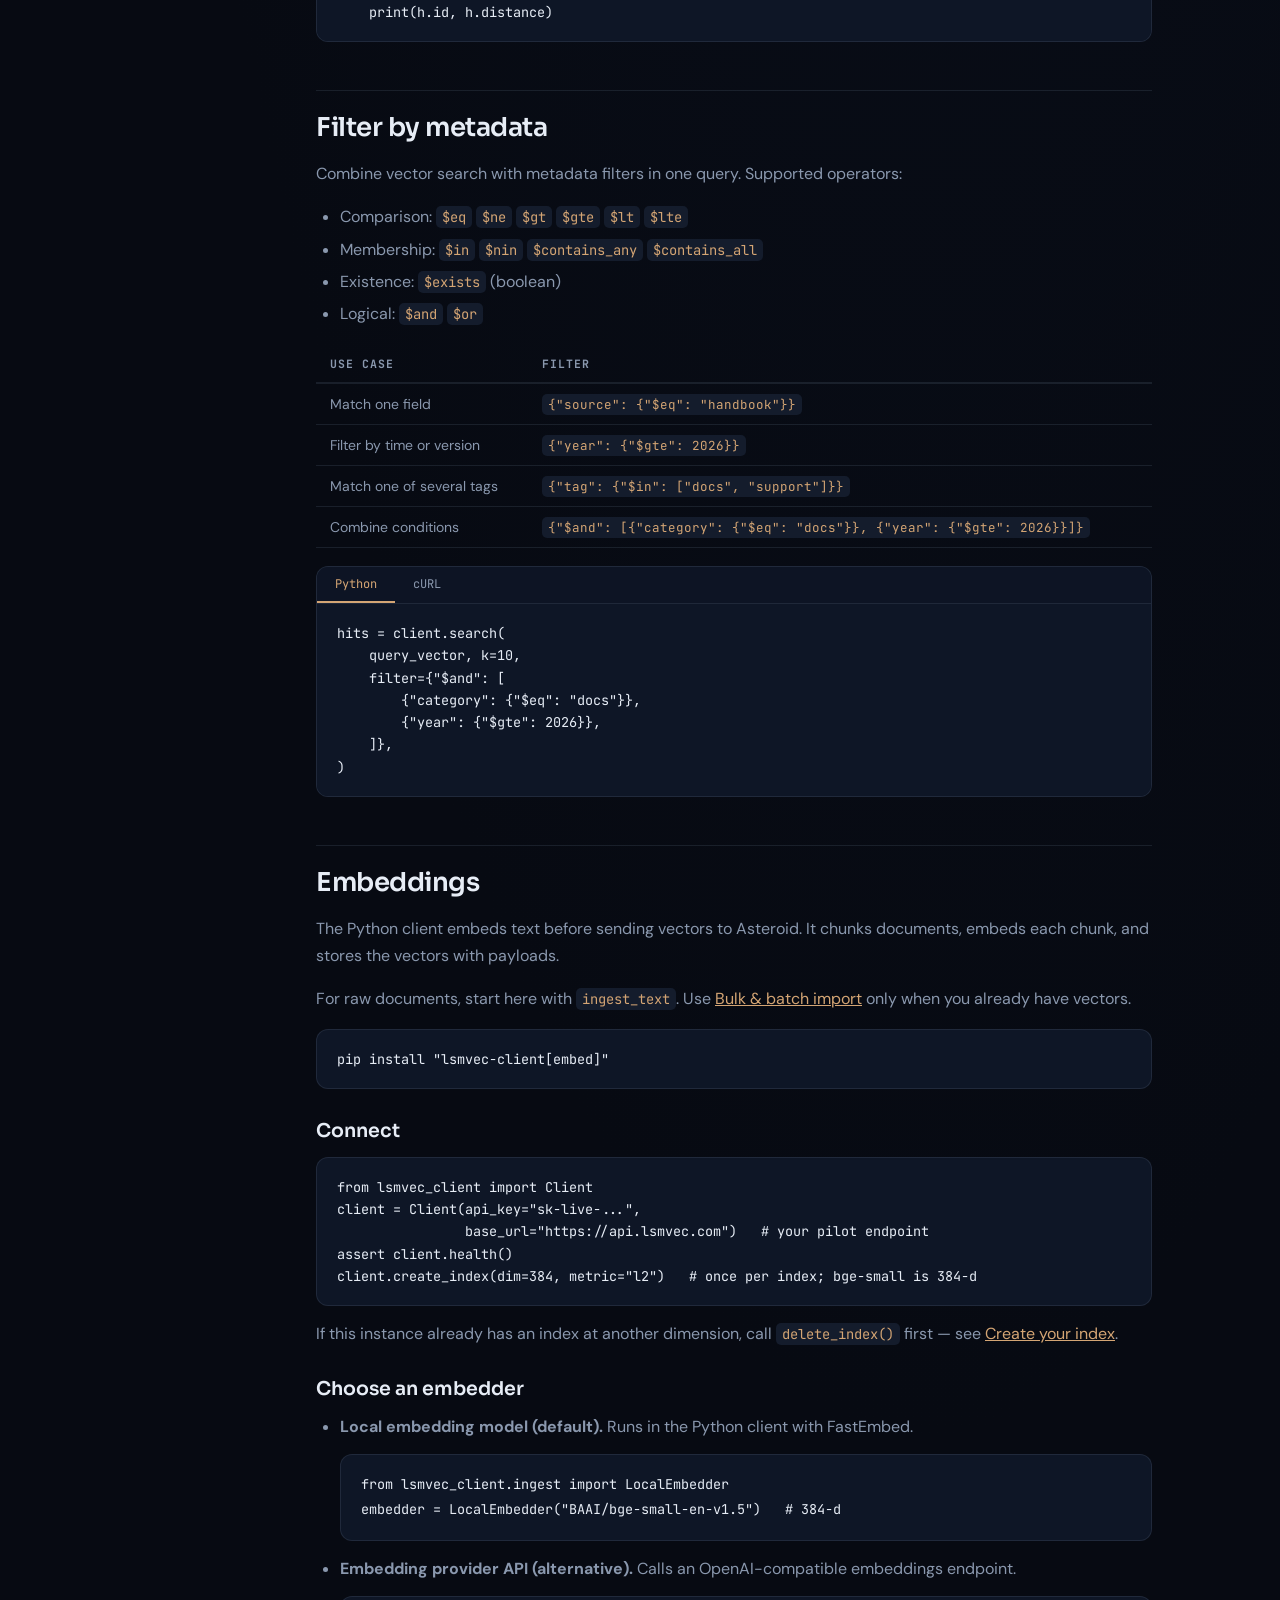
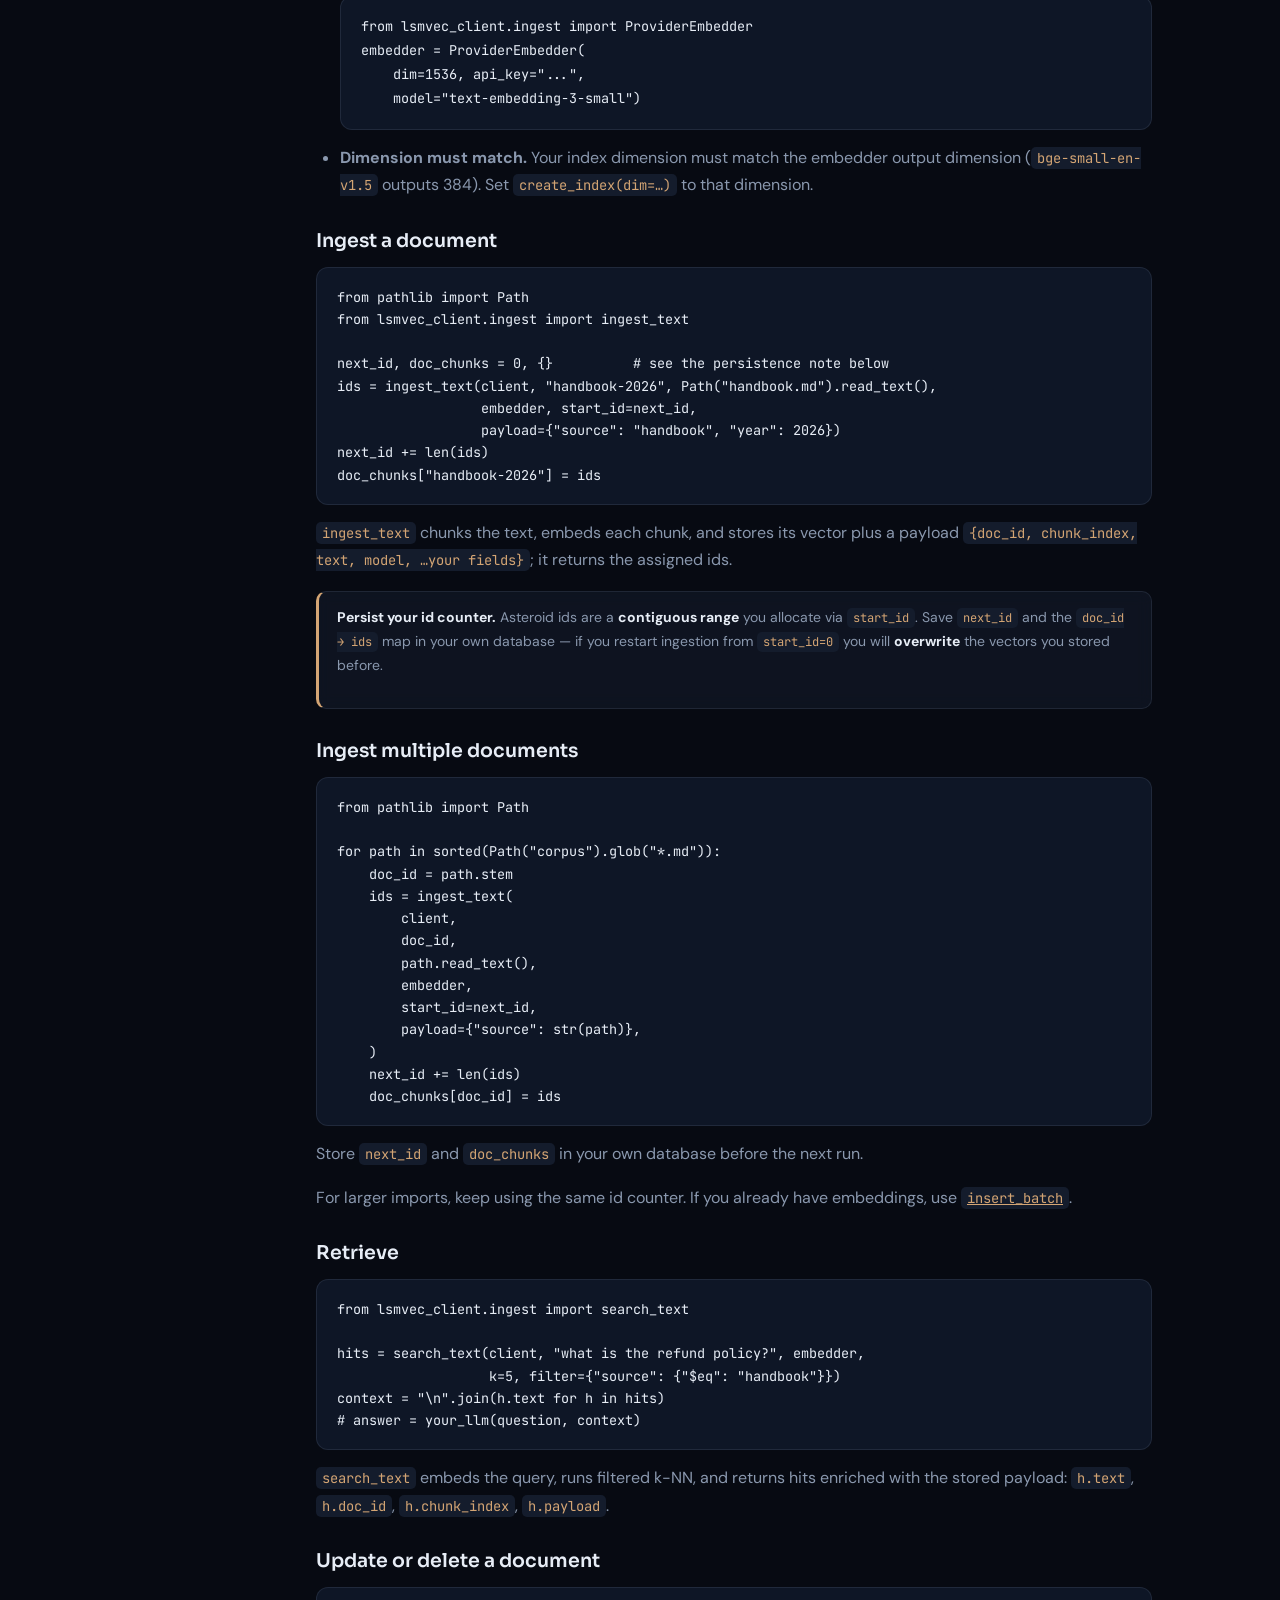
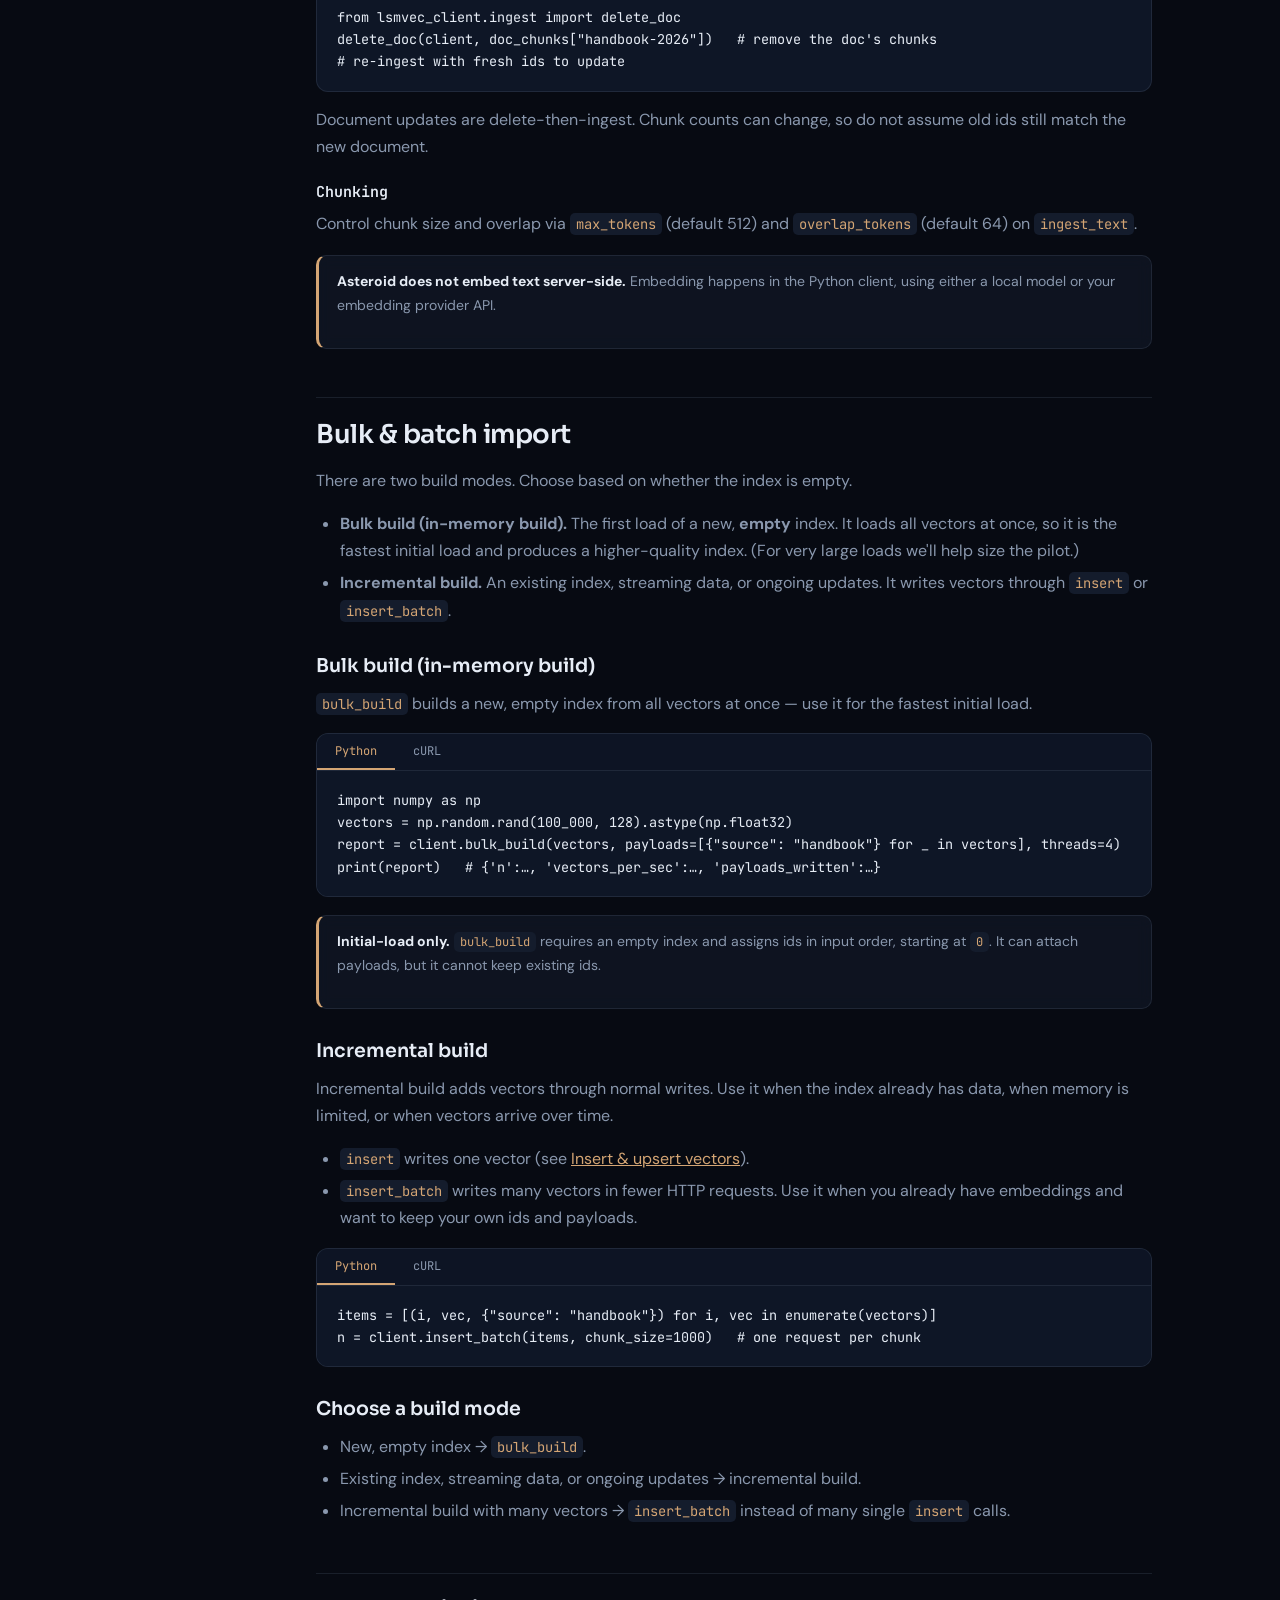
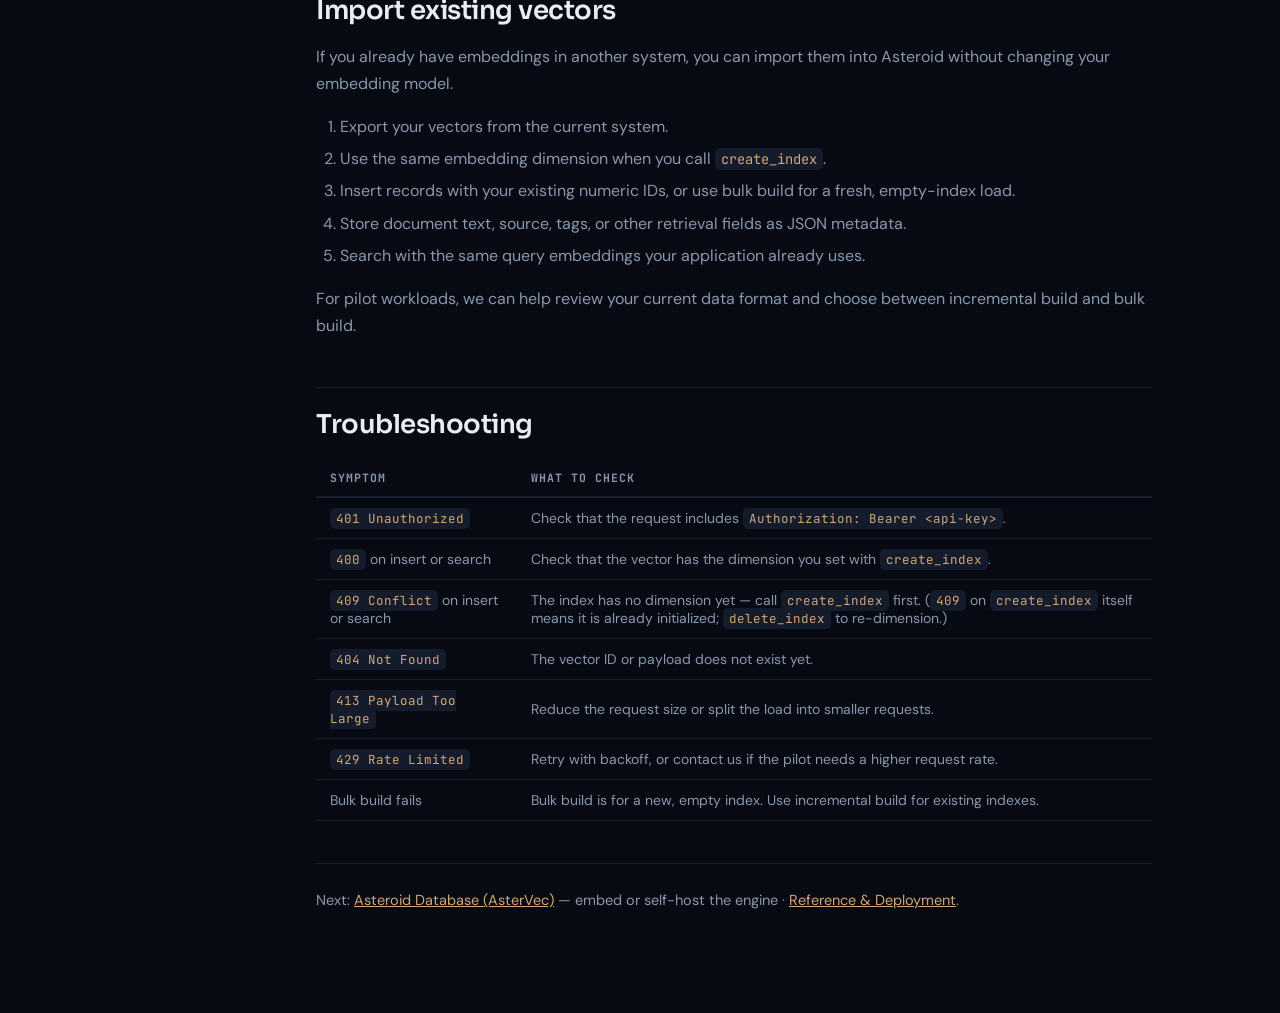
<file: docs.html>
<!DOCTYPE html>
<html lang="en" data-theme="dark">
<head>
<meta charset="UTF-8">
<meta name="viewport" content="width=device-width, initial-scale=1.0">
<title>Asteroid Cloud — Documentation</title>
<meta name="description" content="Asteroid Cloud docs — use the managed memory-friendly vector database via the Python client or HTTP API: insert, search, filter, payloads, bulk import, and RAG.">
<script>(function(){var t=localStorage.getItem('theme')||'dark';document.documentElement.setAttribute('data-theme',t);document.documentElement.classList.add('js');})();</script>
<link rel="icon" type="image/png" href="img/favicon.png">
<link rel="preconnect" href="https://fonts.googleapis.com"><link rel="preconnect" href="https://fonts.gstatic.com" crossorigin>
<link href="https://fonts.googleapis.com/css2?family=Sora:wght@300;400;500;600;700&family=DM+Sans:opsz,wght@9..40,300;9..40,400;9..40,500;9..40,600&family=JetBrains+Mono:wght@400;500;600&display=swap" rel="stylesheet">
<link rel="stylesheet" href="css/cosmic.css">
<style>
body{padding-top:68px}
.docs-layout{display:flex;min-height:calc(100vh - 68px)}
.sidebar{position:fixed;top:68px;left:0;width:264px;height:calc(100vh - 68px);overflow-y:auto;background:color-mix(in srgb,var(--surface-solid) 82%,transparent);backdrop-filter:blur(12px);border-right:1px solid var(--border);padding:26px 0;z-index:50}
.sidebar-section{padding:0 18px;margin-bottom:24px}
.sidebar-title{display:block;text-decoration:none;font-family:'JetBrains Mono';font-size:11px;font-weight:600;text-transform:uppercase;letter-spacing:1.5px;color:var(--text-muted);margin-bottom:10px;padding:0 18px;transition:color .2s}
.sidebar-title:hover{color:var(--text)}
.sidebar-title.active-group{color:var(--accent)}
.sidebar-link{display:block;padding:6px 18px;font-size:13.5px;color:var(--text-muted);text-decoration:none;transition:color .2s,border-color .2s,background .2s;border-left:2px solid transparent}
.sidebar-link:hover{color:var(--text)}
.sidebar-link.active{color:var(--accent);border-left-color:var(--accent);background:var(--accent-soft)}
.docs-content{margin-left:264px;padding:44px 52px 90px;max-width:940px;width:100%;position:relative;z-index:1}
.docs-content h2{font-family:'Sora';font-size:26px;font-weight:600;letter-spacing:-.5px;margin:48px 0 16px;padding-top:20px;border-top:1px solid var(--border);scroll-margin-top:90px}
.docs-content h2:first-of-type{border-top:none;margin-top:0;padding-top:0}
.docs-content h3{font-family:'Sora';font-size:19px;font-weight:600;margin:30px 0 12px;color:var(--text)}
.docs-content h4{font-size:15px;font-weight:600;margin:22px 0 8px;color:var(--text);font-family:'JetBrains Mono'}
.docs-content p{color:var(--text-muted);line-height:1.7;margin-bottom:16px}
.docs-content ul,.docs-content ol{color:var(--text-muted);line-height:1.7;margin-bottom:16px;padding-left:24px}
.docs-content li{margin-bottom:5px}
.docs-content a{color:var(--accent)}
.docs-content pre{margin:14px 0}
.docs-end{margin-top:42px;border-top:1px solid var(--border);padding-top:24px;font-size:14.5px;color:var(--text-muted)}
.sidebar-toggle{display:none}
@media(max-width:900px){
  .sidebar{position:relative;top:0;width:100%;height:auto;max-height:0;overflow:hidden;transition:max-height .3s;border-right:none;border-bottom:1px solid var(--border)}
  .sidebar.open{max-height:80vh;overflow-y:auto}
  .docs-content{margin-left:0;padding:26px 22px 70px}
  .docs-layout{flex-direction:column}
  .sidebar-toggle{display:block;width:100%;padding:13px 22px;background:var(--surface-solid);border:none;border-bottom:1px solid var(--border);color:var(--text);font-family:'DM Sans',sans-serif;font-size:14px;cursor:pointer;text-align:left}
}
</style>
</head>
<body>
<div class="sky" id="sky"></div>
<div class="aurora"></div>

<nav class="nav">
  <a href="index.html" class="nav-logo"><img src="img/asteroid-gem.png" alt="Asteroid"><span class="wm">Asteroid</span></a>
  <button class="hamburger" aria-label="Menu" onclick="toggleNav()"><svg width="24" height="24" viewBox="0 0 24 24" fill="none" stroke="currentColor" stroke-width="2"><path d="M3 12h18M3 6h18M3 18h18"/></svg></button>
  <div class="nav-links">
    <a href="index.html">Home</a>
    <a href="docs.html" class="active">Docs</a>
    <a href="pilot.html">Pilot</a>
    <a href="benchmark.html">Benchmark</a>
    <a href="cost.html">Cost</a>
    <div class="nav-tools">
      <button class="icon-btn theme-toggle" onclick="toggleTheme()" aria-label="Toggle theme">
        <svg class="sun" width="19" height="19" viewBox="0 0 24 24" fill="none" stroke="currentColor" stroke-width="2" stroke-linecap="round"><circle cx="12" cy="12" r="4"/><path d="M12 2v2M12 20v2M4.9 4.9l1.4 1.4M17.7 17.7l1.4 1.4M2 12h2M20 12h2M4.9 19.1l1.4-1.4M17.7 6.3l1.4-1.4"/></svg>
        <svg class="moon" width="19" height="19" viewBox="0 0 24 24" fill="none" stroke="currentColor" stroke-width="2" stroke-linecap="round"><path d="M21 12.8A9 9 0 1 1 11.2 3 7 7 0 0 0 21 12.8z"/></svg>
      </button>
      <a class="icon-btn" href="https://github.com/NTU-Siqiang-Group/AsterVec" target="_blank" rel="noopener" aria-label="GitHub"><svg width="19" height="19" viewBox="0 0 24 24" fill="currentColor"><path d="M12 0C5.37 0 0 5.37 0 12c0 5.31 3.435 9.795 8.205 11.385.6.105.825-.255.825-.57 0-.285-.015-1.23-.015-2.235-3.015.555-3.795-.735-4.035-1.41-.135-.345-.72-1.41-1.23-1.695-.42-.225-1.02-.78-.015-.795.945-.015 1.62.87 1.845 1.23 1.08 1.815 2.805 1.305 3.495.99.105-.78.42-1.305.765-1.605-2.67-.3-5.46-1.335-5.46-5.925 0-1.305.465-2.385 1.23-3.225-.12-.3-.54-1.53.12-3.18 0 0 1.005-.315 3.3 1.23.96-.27 1.98-.405 3-.405s2.04.135 3 .405c2.295-1.56 3.3-1.23 3.3-1.23.66 1.65.24 2.88.12 3.18.765.84 1.23 1.905 1.23 3.225 0 4.605-2.805 5.625-5.475 5.925.435.375.81 1.095.81 2.22 0 1.605-.015 2.895-.015 3.3 0 .315.225.69.825.57A12.02 12.02 0 0024 12c0-6.63-5.37-12-12-12z"/></svg></a>
      <a href="index.html#pilot" class="nav-cta">Request a pilot</a>
    </div>
  </div>
</nav>

<button class="sidebar-toggle" id="sidebar-toggle">☰ Docs menu</button>

<div class="docs-layout">
  <aside class="sidebar" id="sidebar">
    <div class="sidebar-section">
      <a href="docs.html" class="sidebar-title">Asteroid Cloud</a>
      <a href="docs.html#cloud-overview" class="sidebar-link">Overview</a>
      <a href="docs.html#cloud-before" class="sidebar-link">Before you start</a>
      <a href="docs.html#cloud-quickstart" class="sidebar-link">Quickstart</a>
      <a href="docs.html#cloud-create-index" class="sidebar-link">Create your index</a>
      <a href="docs.html#cloud-insert" class="sidebar-link">Insert &amp; upsert</a>
      <a href="docs.html#cloud-fetch" class="sidebar-link">Fetch &amp; delete</a>
      <a href="docs.html#cloud-payloads" class="sidebar-link">Metadata &amp; payloads</a>
      <a href="docs.html#cloud-search" class="sidebar-link">Search</a>
      <a href="docs.html#cloud-filter" class="sidebar-link">Filter by metadata</a>
      <a href="docs.html#cloud-embeddings" class="sidebar-link">Embeddings</a>
      <a href="docs.html#cloud-bulk" class="sidebar-link">Bulk &amp; batch import</a>
      <a href="docs.html#cloud-import" class="sidebar-link">Import existing vectors</a>
      <a href="docs.html#cloud-troubleshooting" class="sidebar-link">Troubleshooting</a>
    </div>
    <div class="sidebar-section">
      <a href="docs-database.html" class="sidebar-title">Asteroid Database (AsterVec)</a>
      <a href="docs-database.html#db-overview" class="sidebar-link">Overview</a>
      <a href="docs-database.html#db-quickstart" class="sidebar-link">Quickstart</a>
      <a href="docs-database.html#db-insert" class="sidebar-link">Insert / update / delete</a>
      <a href="docs-database.html#db-search" class="sidebar-link">Search</a>
      <a href="docs-database.html#db-bulk" class="sidebar-link">Bulk build</a>
      <a href="docs-database.html#db-config" class="sidebar-link">Configuration &amp; defaults</a>
    </div>
    <div class="sidebar-section">
      <a href="docs-reference.html" class="sidebar-title">Reference &amp; Deployment</a>
      <a href="docs-reference.html#ref-http" class="sidebar-link">HTTP API reference</a>
      <a href="docs-reference.html#ref-examples" class="sidebar-link">Request examples</a>
      <a href="docs-reference.html#ref-errors" class="sidebar-link">Errors</a>
      <a href="docs-reference.html#ref-client" class="sidebar-link">Python client reference</a>
      <a href="docs-reference.html#ref-embeddings" class="sidebar-link">Embeddings</a>
      <a href="docs-reference.html#ref-build" class="sidebar-link">Build from source</a>
      <a href="docs-reference.html#ref-server" class="sidebar-link">Run the server</a>
    </div>
  </aside>

  <main class="docs-content">
    <h2 id="cloud-overview">Asteroid Cloud</h2>
    <div class="group-intro"><p><strong>Asteroid Cloud</strong> is a memory-friendly vector database for applications that need fast similarity search at lower infrastructure cost. You bring embeddings; Asteroid stores vectors and JSON metadata, then serves k-NN search with optional metadata filters.</p></div>
    <p>In the pilot, you access your Asteroid instance over HTTPS with an API key. Use the Python client or call the HTTP API directly from any language.</p>
    <p>Your endpoint and API key are provided when your pilot is set up. You choose the index dimension yourself — see <a href="#cloud-create-index">Create your index</a>. Don't have them yet? <a href="index.html#pilot">Request a pilot</a>.</p>

    <h2 id="cloud-before">Before you start</h2>
    <p>For your pilot instance, we provide:</p>
    <ul><li>an HTTPS endpoint</li><li>an API key</li></ul>
    <p>You bring:</p>
    <ul><li>the index dimension + metric (you set it once with <code>create_index</code>)</li><li>embeddings from your model or embedding provider</li><li>numeric vector IDs</li><li>optional JSON metadata for filtering and retrieval</li></ul>
    <div class="callout"><p><strong>One pilot instance is one vector index.</strong> Insert vectors, attach metadata, and search against that index over the API.</p></div>

    <h2 id="cloud-quickstart">Quickstart</h2>
    <p>Install the client, connect, create your index, insert vectors, and search. The example below uses 3-dimensional toy vectors so you can copy and run it directly. Pick one path: bring your own vectors (below) or bring text (next section) — each creates an index at its own dimension, and an instance holds one index at a time.</p>
    <p>Install the Python client (requires Python 3.9+):</p>
    <pre><code>pip install lsmvec-client</code></pre>
    <div class="code-tabs" data-tabs>
      <div class="tab-btns"><button class="tab-btn active" data-lang="python">Python</button><button class="tab-btn" data-lang="curl">cURL</button></div>
      <div class="tab-panel" data-lang="python"><pre><code>from lsmvec_client import Client

client = Client(api_key="sk-live-...",
                base_url="https://api.lsmvec.com")
assert client.health()

# Create the index once, at your embedding dimension (3 here for the toy vectors).
client.create_index(dim=3, metric="l2")

client.insert(1, [0.10, 0.20, 0.30], metadata={"category": "docs"})
client.insert(2, [0.12, 0.18, 0.33], metadata={"category": "blog"})

hits = client.search([0.11, 0.19, 0.31], k=2)
for h in hits:
    print(h.id, h.distance)</code></pre></div>
      <div class="tab-panel" data-lang="curl" hidden><pre><code># create the index once
curl -sX PUT https://api.lsmvec.com/v1/index \
  -H "Authorization: Bearer sk-live-..." \
  -H "Content-Type: application/json" \
  -d '{"dim": 3, "metric": "l2"}'

# insert
curl -sX POST https://api.lsmvec.com/v1/vectors \
  -H "Authorization: Bearer sk-live-..." \
  -H "Content-Type: application/json" \
  -d '{"id": 1, "vector": [0.10, 0.20, 0.30], "metadata": {"category": "docs"}}'

# search
curl -sX POST https://api.lsmvec.com/v1/search \
  -H "Authorization: Bearer sk-live-..." \
  -H "Content-Type: application/json" \
  -d '{"vector": [0.11, 0.19, 0.31], "k": 2}'</code></pre></div>
    </div>
    <div class="callout"><p><strong>One dimension per index.</strong> The toy vectors above are 3-dimensional for readability. Every inserted and searched vector must match the dimension you set with <code>create_index</code>. To switch dimensions (e.g. for the text path below), call <code>delete_index()</code> first, then <code>create_index()</code> again — see <a href="#cloud-create-index">Create your index</a>.</p></div>

    <h3>Storing text instead of vectors</h3>
    <p>Storing text? Install the embedding extra. The Python client embeds text before sending vectors to Asteroid.</p>
    <div class="callout"><p><strong>A separate, 384-d index.</strong> This path uses a <code>dim=384</code> index (bge-small's output). Run <code>create_index(dim=384, metric="l2")</code> first. This is a <em>different</em> index from the toy-vector Quickstart above — if you already created one at another dimension in this instance, call <code>delete_index()</code> first.</p></div>
    <pre><code>pip install "lsmvec-client[embed]"</code></pre>
    <pre><code>from lsmvec_client import Client
from lsmvec_client.ingest import LocalEmbedder, ingest_text, search_text

client   = Client(api_key="sk-live-...", base_url="https://api.lsmvec.com")
client.create_index(dim=384, metric="l2")            # once, before any write
embedder = LocalEmbedder("BAAI/bge-small-en-v1.5")   # 384-d, runs locally

ingest_text(client, "doc-1", "Refunds are processed within 30 days.", embedder, start_id=0)
hits = search_text(client, "how long do refunds take?", embedder, k=3)
print(hits[0].text)</code></pre>
    <p>Full flow in <a href="#cloud-embeddings">Embeddings</a>.</p>

    <h2 id="cloud-create-index">Create your index</h2>
    <p>Set your index's dimension and distance metric once, before your first write. The dimension must match your embedding model's output (e.g. 384 for <code>bge-small-en-v1.5</code>, 1536 for OpenAI <code>text-embedding-3-small</code>). Supported range is <strong>1–4000</strong>, which covers common embedding sizes (384, 768, 1024, 1536, 3072). Pick the metric — <code>l2</code> or <code>cosine</code> — to match how your embeddings were trained.</p>
    <div class="code-tabs" data-tabs>
      <div class="tab-btns"><button class="tab-btn active" data-lang="python">Python</button><button class="tab-btn" data-lang="curl">cURL</button></div>
      <div class="tab-panel" data-lang="python"><pre><code>client.create_index(dim=384, metric="l2")   # "l2" or "cosine"</code></pre></div>
      <div class="tab-panel" data-lang="curl" hidden><pre><code>curl -sX PUT https://api.lsmvec.com/v1/index \
  -H "Authorization: Bearer sk-live-..." -H "Content-Type: application/json" \
  -d '{"dim": 384, "metric": "cosine"}'</code></pre></div>
    </div>
    <div class="callout"><p><strong>The dimension is fixed once set.</strong> Inserting or searching before you create the index returns <code>409 index_not_initialized</code>; calling <code>create_index</code> again returns <code>409 index_already_initialized</code>.</p></div>

    <h3>Check the current state</h3>
    <div class="code-tabs" data-tabs>
      <div class="tab-btns"><button class="tab-btn active" data-lang="python">Python</button><button class="tab-btn" data-lang="curl">cURL</button></div>
      <div class="tab-panel" data-lang="python"><pre><code>client.get_index()   # {"initialized": True, "dim": 384, "metric": "l2"}</code></pre></div>
      <div class="tab-panel" data-lang="curl" hidden><pre><code>curl -s https://api.lsmvec.com/v1/index -H "Authorization: Bearer sk-live-..."</code></pre></div>
    </div>

    <h3>Re-dimension (destructive)</h3>
    <p>There is no in-place dimension change. To switch dimensions, delete the index and create a new one. <strong>This permanently removes all vectors and payloads — there is no undo.</strong></p>
    <div class="code-tabs" data-tabs>
      <div class="tab-btns"><button class="tab-btn active" data-lang="python">Python</button><button class="tab-btn" data-lang="curl">cURL</button></div>
      <div class="tab-panel" data-lang="python"><pre><code>client.delete_index()                          # wipe -&gt; uninitialized
client.create_index(dim=768, metric="cosine")  # re-create at a new dimension</code></pre></div>
      <div class="tab-panel" data-lang="curl" hidden><pre><code>curl -sX DELETE https://api.lsmvec.com/v1/index \
  -H "Authorization: Bearer sk-live-..."</code></pre></div>
    </div>

    <h2 id="cloud-insert">Insert &amp; upsert vectors</h2>
    <p><code>insert</code> adds a vector by ID with optional JSON metadata. <code>upsert</code> inserts or replaces the vector for an existing ID.</p>
    <div class="callout"><p><strong>Use sequential IDs.</strong> Asteroid keys vectors by sequential, dense integer IDs — assign them in order starting at <code>0</code> (<code>0, 1, 2, …</code>). If your records are keyed by hashes, timestamps, or other large/sparse values, keep that mapping in your application and hand Asteroid a sequential counter; large or sparse IDs are not recommended on the pilot.</p></div>
    <div class="code-tabs" data-tabs>
      <div class="tab-btns"><button class="tab-btn active" data-lang="python">Python</button><button class="tab-btn" data-lang="curl">cURL</button></div>
      <div class="tab-panel" data-lang="python"><pre><code>client.insert(1, vector, metadata={"title": "intro", "year": 2026})
client.upsert(1, new_vector)   # insert or replace the vector for ID 1</code></pre></div>
      <div class="tab-panel" data-lang="curl" hidden><pre><code># insert (POST)
curl -sX POST https://api.lsmvec.com/v1/vectors \
  -H "Authorization: Bearer sk-live-..." -H "Content-Type: application/json" \
  -d '{"id": 1, "vector": [0.10, 0.20, 0.30], "metadata": {"title": "intro", "year": 2026}}'

# upsert (PUT) — replace the vector for id 1
curl -sX PUT https://api.lsmvec.com/v1/vectors/1 \
  -H "Authorization: Bearer sk-live-..." -H "Content-Type: application/json" \
  -d '{"vector": [...]}'</code></pre></div>
    </div>

    <h2 id="cloud-fetch">Fetch &amp; delete</h2>
    <div class="code-tabs" data-tabs>
      <div class="tab-btns"><button class="tab-btn active" data-lang="python">Python</button><button class="tab-btn" data-lang="curl">cURL</button></div>
      <div class="tab-panel" data-lang="python"><pre><code>rec = client.get(1)       # {"id": 1, "vector": [...]}
client.delete(1)</code></pre></div>
      <div class="tab-panel" data-lang="curl" hidden><pre><code>curl -s   https://api.lsmvec.com/v1/vectors/1 -H "Authorization: Bearer sk-live-..."
curl -sX DELETE https://api.lsmvec.com/v1/vectors/1 -H "Authorization: Bearer sk-live-..."</code></pre></div>
    </div>
    <div class="callout"><p>Vectors are stored with SQ8 compression. <code>get</code> returns a dequantized vector, so values may differ slightly from the original input.</p></div>

    <h2 id="cloud-payloads">Metadata &amp; payloads</h2>
    <p>Attach JSON metadata to each vector: document text, source, tags, timestamps, tenant IDs, or any fields your app needs for retrieval. Read, replace, or merge metadata without changing the vector.</p>
    <div class="code-tabs" data-tabs>
      <div class="tab-btns"><button class="tab-btn active" data-lang="python">Python</button><button class="tab-btn" data-lang="curl">cURL</button></div>
      <div class="tab-panel" data-lang="python"><pre><code>client.get_payload(1)                       # -> {...}
client.set_payload(1, {"category": "docs"}) # replace
client.merge_payload(1, {"views": 42})      # merge-patch</code></pre></div>
      <div class="tab-panel" data-lang="curl" hidden><pre><code>curl -s   https://api.lsmvec.com/v1/vectors/1/payload -H "Authorization: Bearer sk-live-..."
curl -sX PUT   https://api.lsmvec.com/v1/vectors/1/payload -H "Authorization: Bearer sk-live-..." \
  -H "Content-Type: application/json" -d '{"category": "docs"}'
curl -sX PATCH https://api.lsmvec.com/v1/vectors/1/payload -H "Authorization: Bearer sk-live-..." \
  -H "Content-Type: application/json" -d '{"views": 42}'</code></pre></div>
    </div>
    <p>On an existing id, a <strong>non-empty</strong> payload <strong>replaces</strong> the stored payload, an explicit empty <code>{}</code> <strong>clears</strong> it, and <strong>omitting</strong> metadata on <code>insert</code>/<code>upsert</code> leaves the existing payload <strong>unchanged</strong>. <code>set_payload</code> always replaces; <code>merge_payload</code> applies an RFC-7396 merge-patch (a <code>null</code> value deletes a key).</p>

    <h2 id="cloud-search">Search</h2>
    <p>Search returns the nearest vector IDs by distance. Increase <code>ef_search</code> when you want higher recall and can spend more time per query.</p>
    <div class="code-tabs" data-tabs>
      <div class="tab-btns"><button class="tab-btn active" data-lang="python">Python</button><button class="tab-btn" data-lang="curl">cURL</button></div>
      <div class="tab-panel" data-lang="python"><pre><code>hits = client.search(query_vector, k=10, ef_search=128)
for h in hits:
    print(h.id, h.distance)</code></pre></div>
      <div class="tab-panel" data-lang="curl" hidden><pre><code>curl -sX POST https://api.lsmvec.com/v1/search \
  -H "Authorization: Bearer sk-live-..." -H "Content-Type: application/json" \
  -d '{"vector": [...], "k": 10, "ef_search": 128}'</code></pre></div>
    </div>

    <h2 id="cloud-filter">Filter by metadata</h2>
    <p>Combine vector search with metadata filters in one query. Supported operators:</p>
    <ul>
      <li>Comparison: <code>$eq</code> <code>$ne</code> <code>$gt</code> <code>$gte</code> <code>$lt</code> <code>$lte</code></li>
      <li>Membership: <code>$in</code> <code>$nin</code> <code>$contains_any</code> <code>$contains_all</code></li>
      <li>Existence: <code>$exists</code> (boolean)</li>
      <li>Logical: <code>$and</code> <code>$or</code></li>
    </ul>
    <table>
      <thead><tr><th>Use case</th><th>Filter</th></tr></thead>
      <tbody>
        <tr><td>Match one field</td><td><code>{"source": {"$eq": "handbook"}}</code></td></tr>
        <tr><td>Filter by time or version</td><td><code>{"year": {"$gte": 2026}}</code></td></tr>
        <tr><td>Match one of several tags</td><td><code>{"tag": {"$in": ["docs", "support"]}}</code></td></tr>
        <tr><td>Combine conditions</td><td><code>{"$and": [{"category": {"$eq": "docs"}}, {"year": {"$gte": 2026}}]}</code></td></tr>
      </tbody>
    </table>
    <div class="code-tabs" data-tabs>
      <div class="tab-btns"><button class="tab-btn active" data-lang="python">Python</button><button class="tab-btn" data-lang="curl">cURL</button></div>
      <div class="tab-panel" data-lang="python"><pre><code>hits = client.search(
    query_vector, k=10,
    filter={"$and": [
        {"category": {"$eq": "docs"}},
        {"year": {"$gte": 2026}},
    ]},
)</code></pre></div>
      <div class="tab-panel" data-lang="curl" hidden><pre><code>curl -sX POST https://api.lsmvec.com/v1/search \
  -H "Authorization: Bearer sk-live-..." -H "Content-Type: application/json" \
  -d '{"vector": [...], "k": 10,
       "filter": {"$and": [{"category": {"$eq": "docs"}},
                           {"year": {"$gte": 2026}}]}}'</code></pre></div>
    </div>

    <h2 id="cloud-embeddings">Embeddings</h2>
    <p>The Python client embeds text before sending vectors to Asteroid. It chunks documents, embeds each chunk, and stores the vectors with payloads.</p>
    <p>For raw documents, start here with <code>ingest_text</code>. Use <a href="#cloud-bulk">Bulk &amp; batch import</a> only when you already have vectors.</p>
    <pre><code>pip install "lsmvec-client[embed]"</code></pre>

    <h3>Connect</h3>
    <pre><code>from lsmvec_client import Client
client = Client(api_key="sk-live-...",
                base_url="https://api.lsmvec.com")   # your pilot endpoint
assert client.health()
client.create_index(dim=384, metric="l2")   # once per index; bge-small is 384-d</code></pre>
    <p>If this instance already has an index at another dimension, call <code>delete_index()</code> first — see <a href="#cloud-create-index">Create your index</a>.</p>

    <h3>Choose an embedder</h3>
    <ul>
      <li><strong>Local embedding model (default).</strong> Runs in the Python client with FastEmbed.
      <pre><code>from lsmvec_client.ingest import LocalEmbedder
embedder = LocalEmbedder("BAAI/bge-small-en-v1.5")   # 384-d</code></pre></li>
      <li><strong>Embedding provider API (alternative).</strong> Calls an OpenAI-compatible embeddings endpoint.
      <pre><code>from lsmvec_client.ingest import ProviderEmbedder
embedder = ProviderEmbedder(
    dim=1536, api_key="...",
    model="text-embedding-3-small")</code></pre></li>
      <li><strong>Dimension must match.</strong> Your index dimension must match the embedder output dimension (<code>bge-small-en-v1.5</code> outputs 384). Set <code>create_index(dim=…)</code> to that dimension.</li>
    </ul>

    <h3>Ingest a document</h3>
    <pre><code>from pathlib import Path
from lsmvec_client.ingest import ingest_text

next_id, doc_chunks = 0, {}          # see the persistence note below
ids = ingest_text(client, "handbook-2026", Path("handbook.md").read_text(),
                  embedder, start_id=next_id,
                  payload={"source": "handbook", "year": 2026})
next_id += len(ids)
doc_chunks["handbook-2026"] = ids</code></pre>
    <p><code>ingest_text</code> chunks the text, embeds each chunk, and stores its vector plus a payload <code>{doc_id, chunk_index, text, model, …your fields}</code>; it returns the assigned ids.</p>
    <div class="callout"><p><strong>Persist your id counter.</strong> Asteroid ids are a <strong>contiguous range</strong> you allocate via <code>start_id</code>. Save <code>next_id</code> and the <code>doc_id → ids</code> map in your own database — if you restart ingestion from <code>start_id=0</code> you will <strong>overwrite</strong> the vectors you stored before.</p></div>

    <h3>Ingest multiple documents</h3>
    <pre><code>from pathlib import Path

for path in sorted(Path("corpus").glob("*.md")):
    doc_id = path.stem
    ids = ingest_text(
        client,
        doc_id,
        path.read_text(),
        embedder,
        start_id=next_id,
        payload={"source": str(path)},
    )
    next_id += len(ids)
    doc_chunks[doc_id] = ids</code></pre>
    <p>Store <code>next_id</code> and <code>doc_chunks</code> in your own database before the next run.</p>
    <p>For larger imports, keep using the same id counter. If you already have embeddings, use <a href="#cloud-bulk"><code>insert_batch</code></a>.</p>

    <h3>Retrieve</h3>
    <pre><code>from lsmvec_client.ingest import search_text

hits = search_text(client, "what is the refund policy?", embedder,
                   k=5, filter={"source": {"$eq": "handbook"}})
context = "\n".join(h.text for h in hits)
# answer = your_llm(question, context)</code></pre>
    <p><code>search_text</code> embeds the query, runs filtered k-NN, and returns hits enriched with the stored payload: <code>h.text</code>, <code>h.doc_id</code>, <code>h.chunk_index</code>, <code>h.payload</code>.</p>

    <h3>Update or delete a document</h3>
    <pre><code>from lsmvec_client.ingest import delete_doc
delete_doc(client, doc_chunks["handbook-2026"])   # remove the doc's chunks
# re-ingest with fresh ids to update</code></pre>
    <p>Document updates are delete-then-ingest. Chunk counts can change, so do not assume old ids still match the new document.</p>

    <h4>Chunking</h4>
    <p>Control chunk size and overlap via <code>max_tokens</code> (default 512) and <code>overlap_tokens</code> (default 64) on <code>ingest_text</code>.</p>

    <div class="callout"><p><strong>Asteroid does not embed text server-side.</strong> Embedding happens in the Python client, using either a local model or your embedding provider API.</p></div>

    <h2 id="cloud-bulk">Bulk &amp; batch import</h2>
    <p>There are two build modes. Choose based on whether the index is empty.</p>
    <ul>
      <li><strong>Bulk build (in-memory build).</strong> The first load of a new, <strong>empty</strong> index. It loads all vectors at once, so it is the fastest initial load and produces a higher-quality index. (For very large loads we'll help size the pilot.)</li>
      <li><strong>Incremental build.</strong> An existing index, streaming data, or ongoing updates. It writes vectors through <code>insert</code> or <code>insert_batch</code>.</li>
    </ul>

    <h3>Bulk build (in-memory build)</h3>
    <p><code>bulk_build</code> builds a new, empty index from all vectors at once — use it for the fastest initial load.</p>
    <div class="code-tabs" data-tabs>
      <div class="tab-btns"><button class="tab-btn active" data-lang="python">Python</button><button class="tab-btn" data-lang="curl">cURL</button></div>
      <div class="tab-panel" data-lang="python"><pre><code>import numpy as np
vectors = np.random.rand(100_000, 128).astype(np.float32)
report = client.bulk_build(vectors, payloads=[{"source": "handbook"} for _ in vectors], threads=4)
print(report)   # {'n':…, 'vectors_per_sec':…, 'payloads_written':…}</code></pre></div>
      <div class="tab-panel" data-lang="curl" hidden><pre><code># raw float32 body; N and dim in headers
curl -sX POST https://api.lsmvec.com/v1/build/bulk \
  -H "Authorization: Bearer sk-live-..." \
  -H "X-LSMVec-N: 100000" -H "X-LSMVec-Dim: 128" \
  -H "Content-Type: application/octet-stream" \
  --data-binary @vectors.f32</code></pre></div>
    </div>
    <div class="callout"><p><strong>Initial-load only.</strong> <code>bulk_build</code> requires an empty index and assigns ids in input order, starting at <code>0</code>. It can attach payloads, but it cannot keep existing ids.</p></div>

    <h3>Incremental build</h3>
    <p>Incremental build adds vectors through normal writes. Use it when the index already has data, when memory is limited, or when vectors arrive over time.</p>
    <ul>
      <li><code>insert</code> writes one vector (see <a href="#cloud-insert">Insert &amp; upsert vectors</a>).</li>
      <li><code>insert_batch</code> writes many vectors in fewer HTTP requests. Use it when you already have embeddings and want to keep your own ids and payloads.</li>
    </ul>
    <div class="code-tabs" data-tabs>
      <div class="tab-btns"><button class="tab-btn active" data-lang="python">Python</button><button class="tab-btn" data-lang="curl">cURL</button></div>
      <div class="tab-panel" data-lang="python"><pre><code>items = [(i, vec, {"source": "handbook"}) for i, vec in enumerate(vectors)]
n = client.insert_batch(items, chunk_size=1000)   # one request per chunk</code></pre></div>
      <div class="tab-panel" data-lang="curl" hidden><pre><code>curl -sX POST https://api.lsmvec.com/v1/vectors/batch \
  -H "Authorization: Bearer sk-live-..." -H "Content-Type: application/json" \
  -d '{"items":[{"id":0,"vector":[...],"metadata":{"source":"handbook"}}]}'</code></pre></div>
    </div>

    <h3>Choose a build mode</h3>
    <ul>
      <li>New, empty index → <code>bulk_build</code>.</li>
      <li>Existing index, streaming data, or ongoing updates → incremental build.</li>
      <li>Incremental build with many vectors → <code>insert_batch</code> instead of many single <code>insert</code> calls.</li>
    </ul>

    <h2 id="cloud-import">Import existing vectors</h2>
    <p>If you already have embeddings in another system, you can import them into Asteroid without changing your embedding model.</p>
    <ol>
      <li>Export your vectors from the current system.</li>
      <li>Use the same embedding dimension when you call <code>create_index</code>.</li>
      <li>Insert records with your existing numeric IDs, or use bulk build for a fresh, empty-index load.</li>
      <li>Store document text, source, tags, or other retrieval fields as JSON metadata.</li>
      <li>Search with the same query embeddings your application already uses.</li>
    </ol>
    <p>For pilot workloads, we can help review your current data format and choose between incremental build and bulk build.</p>

    <h2 id="cloud-troubleshooting">Troubleshooting</h2>
    <table>
      <thead><tr><th>Symptom</th><th>What to check</th></tr></thead>
      <tbody>
        <tr><td><code>401 Unauthorized</code></td><td>Check that the request includes <code>Authorization: Bearer &lt;api-key&gt;</code>.</td></tr>
        <tr><td><code>400</code> on insert or search</td><td>Check that the vector has the dimension you set with <code>create_index</code>.</td></tr>
        <tr><td><code>409 Conflict</code> on insert or search</td><td>The index has no dimension yet — call <code>create_index</code> first. (<code>409</code> on <code>create_index</code> itself means it is already initialized; <code>delete_index</code> to re-dimension.)</td></tr>
        <tr><td><code>404 Not Found</code></td><td>The vector ID or payload does not exist yet.</td></tr>
        <tr><td><code>413 Payload Too Large</code></td><td>Reduce the request size or split the load into smaller requests.</td></tr>
        <tr><td><code>429 Rate Limited</code></td><td>Retry with backoff, or contact us if the pilot needs a higher request rate.</td></tr>
        <tr><td>Bulk build fails</td><td>Bulk build is for a new, empty index. Use incremental build for existing indexes.</td></tr>
      </tbody>
    </table>

    <p class="docs-end">Next: <a href="docs-database.html">Asteroid Database (AsterVec)</a> — embed or self-host the engine · <a href="docs-reference.html">Reference &amp; Deployment</a>.</p>
  </main>
</div>

<script src="js/cosmic.js"></script>
<script>
// active group in sidebar
(function(){var here=(location.pathname.split('/').pop()||'docs.html');document.querySelectorAll('.sidebar-title').forEach(function(t){var f=(t.getAttribute('href')||'').split('#')[0];if(f===here)t.classList.add('active-group');});})();
// scroll-spy
var sections=document.querySelectorAll('.docs-content h2[id]');
var sidebarLinks=document.querySelectorAll('.sidebar-link');
var spy=new IntersectionObserver(function(entries){entries.forEach(function(e){if(e.isIntersecting){sidebarLinks.forEach(function(l){l.classList.remove('active');});var a=document.querySelector('.sidebar-link[href$="#'+e.target.id+'"]');if(a)a.classList.add('active');}});},{rootMargin:'-90px 0px -60% 0px',threshold:0});
sections.forEach(function(s){spy.observe(s);});
sidebarLinks.forEach(function(l){l.addEventListener('click',function(){document.getElementById('sidebar').classList.remove('open');});});
var st=document.getElementById('sidebar-toggle');if(st)st.addEventListener('click',function(){document.getElementById('sidebar').classList.toggle('open');});
// code tabs (synced, remembered)
function applyLang(lang){document.querySelectorAll('.code-tabs').forEach(function(box){if(!box.querySelector('.tab-btn[data-lang="'+lang+'"]'))return;box.querySelectorAll('.tab-btn').forEach(function(b){b.classList.toggle('active',b.dataset.lang===lang);});box.querySelectorAll('.tab-panel').forEach(function(p){p.hidden=(p.dataset.lang!==lang);});});try{localStorage.setItem('docslang',lang);}catch(e){}}
document.querySelectorAll('.code-tabs .tab-btn').forEach(function(btn){btn.addEventListener('click',function(){applyLang(btn.dataset.lang);});});
var saved=(function(){try{return localStorage.getItem('docslang');}catch(e){return null;}})();if(saved)applyLang(saved);
</script>
</body>
</html>
</file>
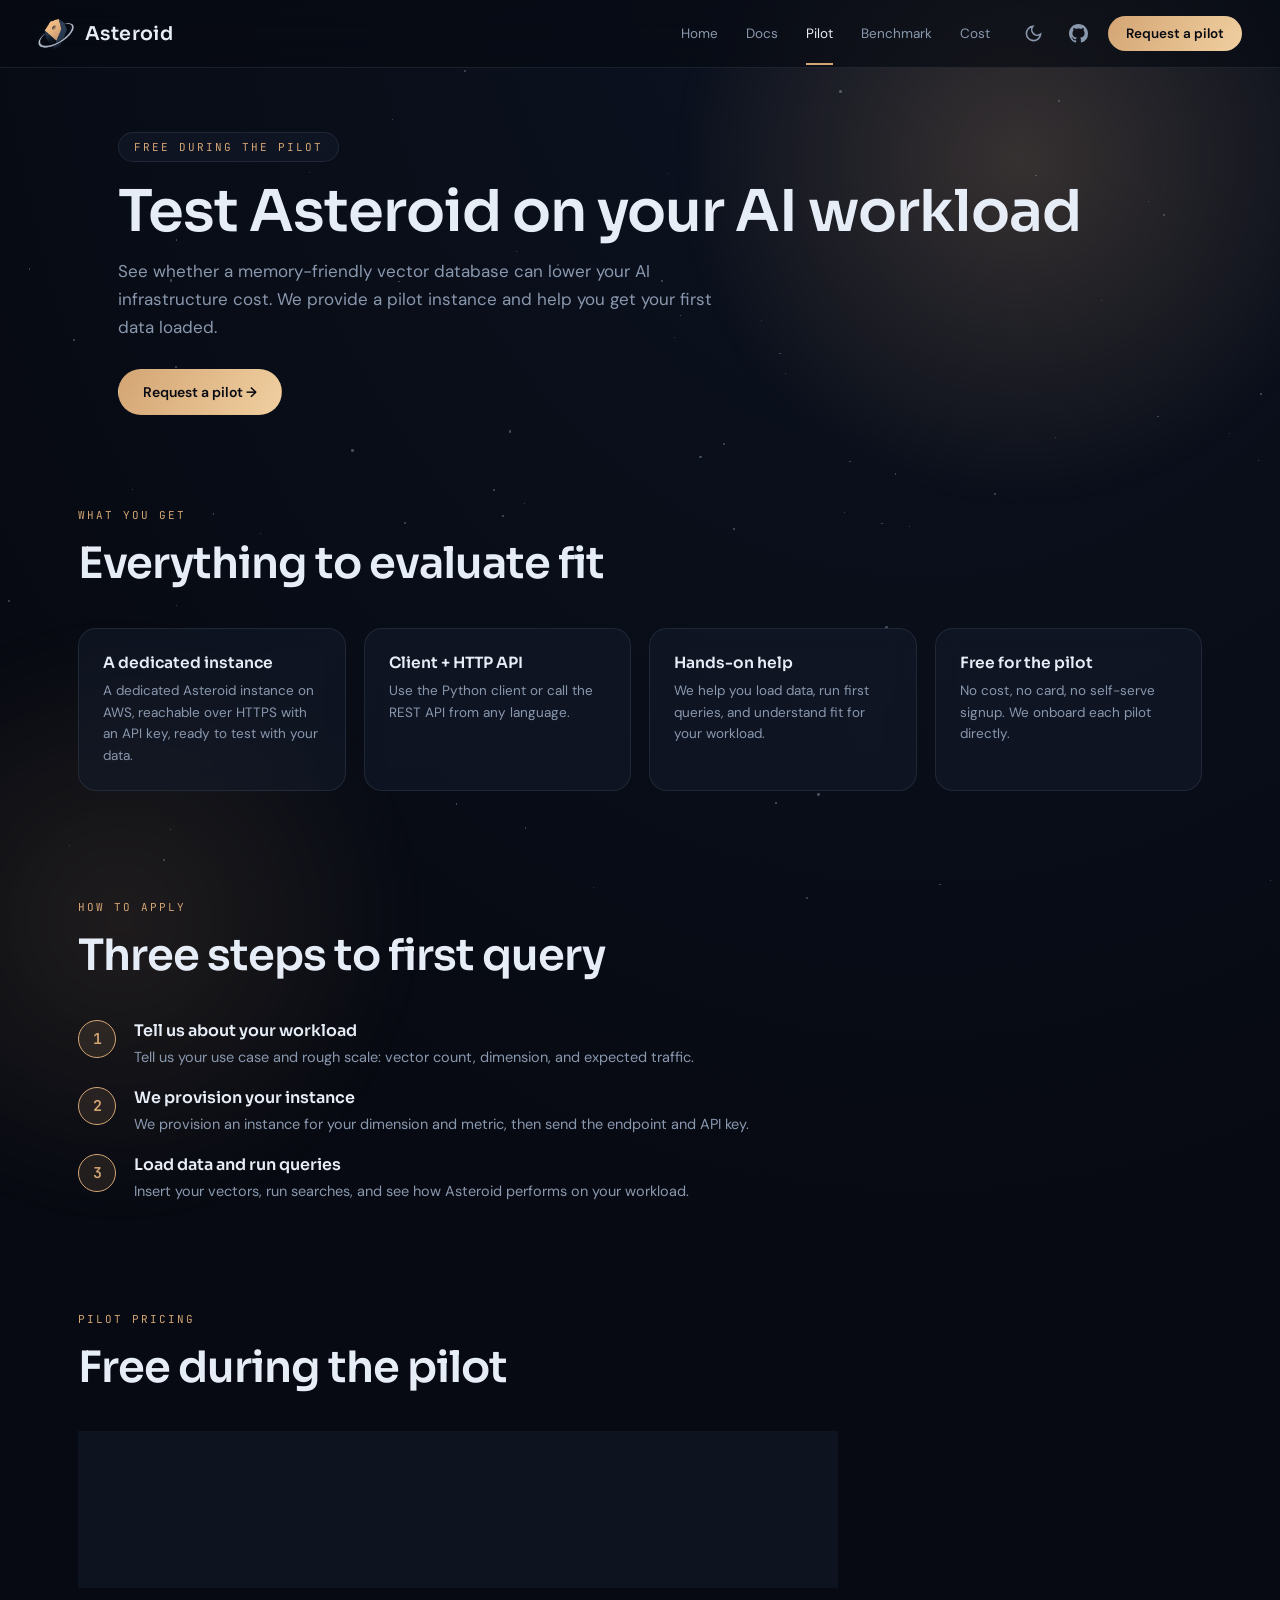
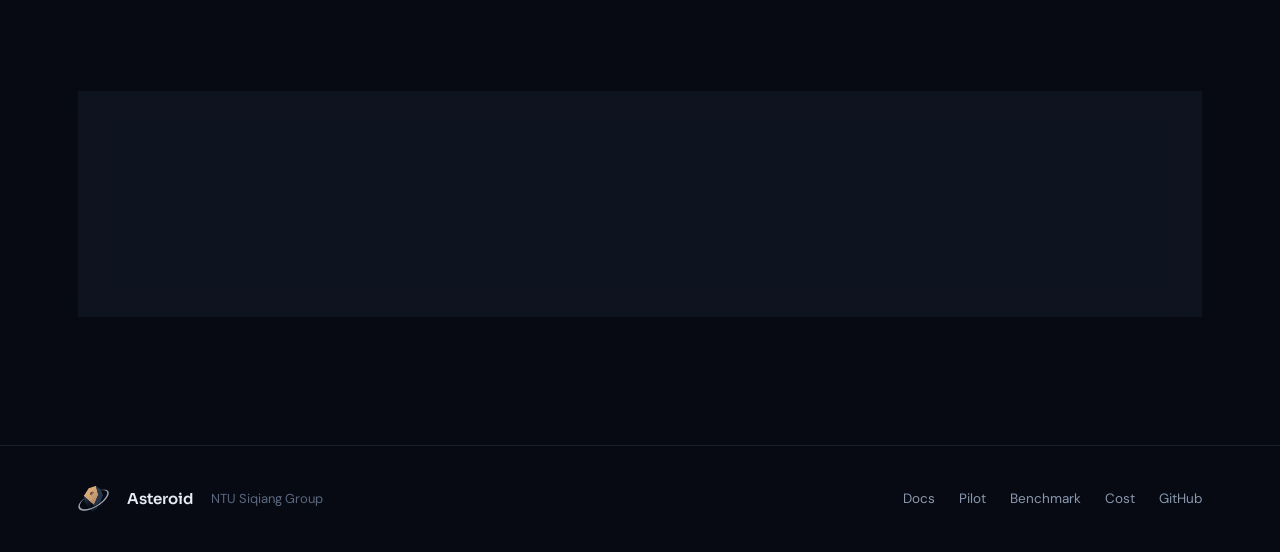
<file: pilot.html>
<!DOCTYPE html>
<html lang="en" data-theme="dark">
<head>
<meta charset="UTF-8">
<meta name="viewport" content="width=device-width, initial-scale=1.0">
<title>Asteroid — Pilot</title>
<meta name="description" content="Join the Asteroid pilot and test a memory-friendly vector database on your AI workload. Free during the pilot.">
<script>(function(){var t=localStorage.getItem('theme')||'dark';document.documentElement.setAttribute('data-theme',t);document.documentElement.classList.add('js');})();</script>
<link rel="icon" type="image/png" href="img/favicon.png">
<link rel="preconnect" href="https://fonts.googleapis.com"><link rel="preconnect" href="https://fonts.gstatic.com" crossorigin>
<link href="https://fonts.googleapis.com/css2?family=Sora:wght@300;400;500;600;700&family=DM+Sans:opsz,wght@9..40,300;9..40,400;9..40,500;9..40,600&family=JetBrains+Mono:wght@400;500;600&display=swap" rel="stylesheet">
<link rel="stylesheet" href="css/cosmic.css">
<style>
.get-grid{display:grid;grid-template-columns:repeat(4,1fr);gap:18px}
.get-grid .card{padding:24px}
.get-grid h4{font-family:'Sora';font-size:15.5px;font-weight:600;color:var(--text);margin-bottom:8px}
.get-grid p{font-size:13.5px;line-height:1.6;color:var(--text-muted)}
.steps{display:grid;gap:18px;max-width:760px}
.step{display:flex;gap:18px;align-items:flex-start}
.step-num{flex:0 0 auto;width:38px;height:38px;border-radius:50%;background:var(--accent-soft);border:1px solid var(--accent);color:var(--accent);font-family:'JetBrains Mono';font-weight:600;display:flex;align-items:center;justify-content:center;font-size:15px}
.step h4{font-family:'Sora';font-size:16px;font-weight:600;margin-bottom:5px}
.step p{font-size:14.5px;color:var(--text-muted);line-height:1.6}
.pricing-note{background:var(--surface);backdrop-filter:blur(12px);border:1px solid var(--border);border-radius:var(--radius);padding:30px 32px;max-width:760px}
.pricing-note p{color:var(--text-muted);line-height:1.8;font-size:15.5px}
.pricing-note p+p{margin-top:10px}
.pricing-note strong{color:var(--text)}
.pricing-note a{color:var(--accent);text-decoration:none;border-bottom:1px solid transparent;transition:border-color .2s}
.pricing-note a:hover{border-color:var(--accent)}
.cta-band{position:relative;text-align:center;background:var(--surface);backdrop-filter:blur(12px);border:1px solid var(--border);border-radius:var(--radius);padding:56px 32px;overflow:hidden}
.cta-band::before{content:'';position:absolute;top:0;left:0;right:0;height:1px;background:linear-gradient(90deg,transparent,var(--accent),transparent);opacity:.7}
.cta-band h2{font-family:'Sora';font-weight:600;font-size:clamp(1.6rem,3vw,2.1rem);letter-spacing:-.6px;margin-bottom:22px}
@media(max-width:900px){.get-grid{grid-template-columns:1fr 1fr}}
@media(max-width:560px){.get-grid{grid-template-columns:1fr}}
</style>
</head>
<body>
<div class="sky" id="sky"></div>
<div class="aurora"></div>
<div class="aurora a2"></div>

<nav class="nav">
  <a href="index.html" class="nav-logo"><img src="img/asteroid-gem.png" alt="Asteroid"><span class="wm">Asteroid</span></a>
  <button class="hamburger" aria-label="Menu" onclick="toggleNav()"><svg width="24" height="24" viewBox="0 0 24 24" fill="none" stroke="currentColor" stroke-width="2"><path d="M3 12h18M3 6h18M3 18h18"/></svg></button>
  <div class="nav-links">
    <a href="index.html">Home</a>
    <a href="docs.html">Docs</a>
    <a href="pilot.html" class="active">Pilot</a>
    <a href="benchmark.html">Benchmark</a>
    <a href="cost.html">Cost</a>
    <div class="nav-tools">
      <button class="icon-btn theme-toggle" onclick="toggleTheme()" aria-label="Toggle theme">
        <svg class="sun" width="19" height="19" viewBox="0 0 24 24" fill="none" stroke="currentColor" stroke-width="2" stroke-linecap="round"><circle cx="12" cy="12" r="4"/><path d="M12 2v2M12 20v2M4.9 4.9l1.4 1.4M17.7 17.7l1.4 1.4M2 12h2M20 12h2M4.9 19.1l1.4-1.4M17.7 6.3l1.4-1.4"/></svg>
        <svg class="moon" width="19" height="19" viewBox="0 0 24 24" fill="none" stroke="currentColor" stroke-width="2" stroke-linecap="round"><path d="M21 12.8A9 9 0 1 1 11.2 3 7 7 0 0 0 21 12.8z"/></svg>
      </button>
      <a class="icon-btn" href="https://github.com/NTU-Siqiang-Group/AsterVec" target="_blank" rel="noopener" aria-label="GitHub"><svg width="19" height="19" viewBox="0 0 24 24" fill="currentColor"><path d="M12 0C5.37 0 0 5.37 0 12c0 5.31 3.435 9.795 8.205 11.385.6.105.825-.255.825-.57 0-.285-.015-1.23-.015-2.235-3.015.555-3.795-.735-4.035-1.41-.135-.345-.72-1.41-1.23-1.695-.42-.225-1.02-.78-.015-.795.945-.015 1.62.87 1.845 1.23 1.08 1.815 2.805 1.305 3.495.99.105-.78.42-1.305.765-1.605-2.67-.3-5.46-1.335-5.46-5.925 0-1.305.465-2.385 1.23-3.225-.12-.3-.54-1.53.12-3.18 0 0 1.005-.315 3.3 1.23.96-.27 1.98-.405 3-.405s2.04.135 3 .405c2.295-1.56 3.3-1.23 3.3-1.23.66 1.65.24 2.88.12 3.18.765.84 1.23 1.905 1.23 3.225 0 4.605-2.805 5.625-5.475 5.925.435.375.81 1.095.81 2.22 0 1.605-.015 2.895-.015 3.3 0 .315.225.69.825.57A12.02 12.02 0 0024 12c0-6.63-5.37-12-12-12z"/></svg></a>
      <a href="index.html#pilot" class="nav-cta">Request a pilot</a>
    </div>
  </div>
</nav>

<header class="page-hero">
  <span class="chip" data-reveal>Free during the pilot</span>
  <h1 class="sec-title" data-reveal style="font-size:clamp(2.3rem,5.5vw,3.6rem);margin-top:18px">Test Asteroid on your AI&nbsp;workload</h1>
  <p class="sec-sub" data-reveal style="max-width:600px;font-size:17px">See whether a memory-friendly vector database can lower your AI infrastructure cost. We provide a pilot instance and help you get your first data loaded.</p>
  <div data-reveal style="margin-top:28px"><a href="index.html#pilot" class="btn btn-primary">Request a pilot →</a></div>
</header>

<section class="section">
  <div class="sec-head" data-reveal><span class="kick">What you get</span><h2 class="sec-title">Everything to evaluate fit</h2></div>
  <div class="get-grid">
    <div class="card" data-reveal style="transition-delay:.04s"><h4>A dedicated instance</h4><p>A dedicated Asteroid instance on AWS, reachable over HTTPS with an API key, ready to test with your data.</p></div>
    <div class="card" data-reveal style="transition-delay:.1s"><h4>Client + HTTP API</h4><p>Use the Python client or call the REST API from any language.</p></div>
    <div class="card" data-reveal style="transition-delay:.16s"><h4>Hands-on help</h4><p>We help you load data, run first queries, and understand fit for your workload.</p></div>
    <div class="card" data-reveal style="transition-delay:.22s"><h4>Free for the pilot</h4><p>No cost, no card, no self-serve signup. We onboard each pilot directly.</p></div>
  </div>
</section>

<section class="section" style="padding-top:24px">
  <div class="sec-head" data-reveal><span class="kick">How to apply</span><h2 class="sec-title">Three steps to first query</h2></div>
  <div class="steps">
    <div class="step" data-reveal style="transition-delay:.04s"><div class="step-num">1</div><div><h4>Tell us about your workload</h4><p>Tell us your use case and rough scale: vector count, dimension, and expected traffic.</p></div></div>
    <div class="step" data-reveal style="transition-delay:.1s"><div class="step-num">2</div><div><h4>We provision your instance</h4><p>We provision an instance for your dimension and metric, then send the endpoint and API key.</p></div></div>
    <div class="step" data-reveal style="transition-delay:.16s"><div class="step-num">3</div><div><h4>Load data and run queries</h4><p>Insert your vectors, run searches, and see how Asteroid performs on your workload.</p></div></div>
  </div>
</section>

<section class="section" style="padding-top:24px">
  <div class="sec-head" data-reveal><span class="kick">Pilot pricing</span><h2 class="sec-title">Free during the pilot</h2></div>
  <div class="pricing-note" data-reveal>
    <p>The pilot is <strong>free</strong>. If Asteroid is a fit, hosted plans are expected to start around <strong>$39/month</strong> after the pilot.</p>
    <p>For details, see the <a href="cost.html">Cost page</a>.</p>
  </div>
</section>

<section class="section" style="padding-top:24px">
  <div class="cta-band" data-reveal>
    <h2>Ready to spend less on vector search?</h2>
    <a href="index.html#pilot" class="btn btn-primary">Request a pilot →</a>
  </div>
</section>

<footer class="footer">
  <div class="footer-in">
    <img src="img/asteroid-gem.png" alt="Asteroid"><span class="name">Asteroid</span><span class="by">NTU Siqiang Group</span>
    <div class="footer-links"><a href="docs.html">Docs</a><a href="pilot.html">Pilot</a><a href="benchmark.html">Benchmark</a><a href="cost.html">Cost</a><a href="https://github.com/NTU-Siqiang-Group/AsterVec" target="_blank" rel="noopener">GitHub</a></div>
  </div>
</footer>

<script src="js/cosmic.js"></script>
</body>
</html>
</file>
<file: css/cosmic.css>
/* ============================================================
   Asteroid — Cosmic design system (shared)
   Used by: index.html, pilot.html, cost.html, docs.html, benchmark.html
   Dark default + light theme. Body DM Sans · display Sora · code JetBrains Mono.
   ============================================================ */
:root{
  --bg:#070a12; --bg2:#0c1322; --surface:rgba(20,28,45,.55); --surface-solid:#0e1626; --surface2:#141c2c; --border:rgba(126,144,168,.16);
  --text:#e7edf6; --text-muted:#8a98ae; --text-faint:#5b6880;
  --accent:#d4a574; --accent-hi:#f0cfa0; --accent-glow:rgba(212,165,116,.22); --accent-soft:rgba(212,165,116,.12);
  --silver:#7e90a8; --indigo:#9aa6e8; --radius:18px;
  --grid-line:rgba(126,144,168,.08);
}
[data-theme="light"]{
  --bg:#eef2f8; --bg2:#e3eaf4; --surface:rgba(255,255,255,.72); --surface-solid:#ffffff; --surface2:#e9eef6; --border:rgba(90,107,130,.2);
  --text:#0f172a; --text-muted:#4f5b72; --text-faint:#8593a8;
  --accent:#a9763a; --accent-hi:#c79452; --accent-glow:rgba(169,118,58,.18); --accent-soft:rgba(169,118,58,.1);
  --silver:#5a6b82; --indigo:#5b66c7;
  --grid-line:rgba(90,107,130,.1);
}
*{margin:0;padding:0;box-sizing:border-box}
html{color-scheme:dark;scroll-behavior:smooth}html[data-theme="light"]{color-scheme:light}
body{background:radial-gradient(150% 110% at 72% -5%,var(--bg2),var(--bg) 58%);color:var(--text);
  font-family:'DM Sans',sans-serif;min-height:100vh;overflow-x:hidden;-webkit-font-smoothing:antialiased;
  padding-top:68px;transition:color .4s}
a{color:inherit}
.mono{font-family:'JetBrains Mono',monospace}

/* ---- atmosphere ---- */
.sky{position:fixed;inset:0;z-index:0;pointer-events:none;overflow:hidden}
.star{position:absolute;background:var(--silver);border-radius:50%;opacity:.5;animation:tw var(--t,4s) ease-in-out infinite}
@keyframes tw{0%,100%{opacity:.12}50%{opacity:.62}}
.aurora{position:fixed;z-index:0;pointer-events:none;top:-220px;right:-120px;width:760px;height:760px;
  background:radial-gradient(circle,var(--accent-glow) 0%,transparent 64%);filter:blur(8px)}
.aurora.a2{top:auto;bottom:-360px;left:-220px;right:auto;width:680px;height:680px;opacity:.55}

/* ---- nav ---- */
.nav{position:fixed;top:0;left:0;right:0;z-index:100;height:68px;display:flex;align-items:center;gap:26px;padding:0 38px;
  background:color-mix(in srgb,var(--bg) 64%,transparent);backdrop-filter:blur(16px);border-bottom:1px solid var(--border)}
.nav-logo{display:inline-flex;align-items:center;gap:11px;text-decoration:none;color:var(--text)}
.nav-logo img{height:30px;width:auto}
.nav-logo .wm{font-family:'Sora';font-weight:600;font-size:19px;letter-spacing:.4px}
.nav-links{margin-left:auto;display:flex;align-items:center;gap:28px}
.nav-links>a{font-size:13.5px;color:var(--text-muted);text-decoration:none;transition:color .2s;position:relative}
.nav-links>a:hover,.nav-links>a.active{color:var(--text)}
.nav-links>a.active::after{content:'';position:absolute;left:0;right:0;bottom:-23px;height:2px;background:var(--accent)}
.nav-tools{display:flex;align-items:center;gap:14px}
.icon-btn{background:none;border:none;cursor:pointer;color:var(--text-muted);display:inline-flex;padding:6px;border-radius:7px;transition:color .2s}
.icon-btn:hover{color:var(--text)}
.theme-toggle .sun{display:none}.theme-toggle .moon{display:block}
[data-theme="light"] .theme-toggle .sun{display:block}[data-theme="light"] .theme-toggle .moon{display:none}
.nav-cta{white-space:nowrap;font-size:13.5px;font-weight:600;color:var(--bg);background:linear-gradient(120deg,var(--accent),var(--accent-hi));padding:9px 18px;border-radius:100px;text-decoration:none;transition:box-shadow .25s,transform .15s}
.nav-cta:hover{box-shadow:0 0 26px var(--accent-glow);transform:translateY(-1px)}
.hamburger{display:none;background:none;border:none;color:var(--text);cursor:pointer;margin-left:auto;padding:6px}

/* ---- buttons / chips / kickers ---- */
.btn{display:inline-flex;align-items:center;gap:9px;font-family:'DM Sans';font-size:14px;font-weight:600;padding:13px 24px;border-radius:100px;text-decoration:none;cursor:pointer;border:1px solid transparent;transition:all .22s}
.btn-primary{background:linear-gradient(120deg,var(--accent),var(--accent-hi));color:var(--bg)}
.btn-primary:hover{box-shadow:0 0 26px var(--accent-glow);transform:translateY(-1px)}
.btn-ghost,.btn-secondary{background:var(--surface);color:var(--text);border-color:var(--border);backdrop-filter:blur(6px)}
.btn-ghost:hover,.btn-secondary:hover{border-color:var(--accent);color:var(--accent)}
.kick{display:inline-flex;align-items:center;gap:9px;font-family:'JetBrains Mono';font-size:11px;letter-spacing:2px;text-transform:uppercase;color:var(--accent)}
.kick .pulse{width:6px;height:6px;border-radius:50%;background:var(--accent);box-shadow:0 0 0 0 var(--accent-glow);animation:pulse 2.4s ease-out infinite}
@keyframes pulse{0%{box-shadow:0 0 0 0 var(--accent-glow)}70%{box-shadow:0 0 0 12px transparent}100%{box-shadow:0 0 0 0 transparent}}
.chip,.badge{display:inline-flex;align-items:center;gap:9px;font-family:'JetBrains Mono';font-size:11px;letter-spacing:2px;text-transform:uppercase;color:var(--accent);
  border:1px solid var(--border);background:var(--surface);backdrop-filter:blur(6px);padding:7px 15px;border-radius:100px}

/* ---- layout containers ---- */
.container{max-width:1200px;margin:0 auto;padding:56px 38px;position:relative;z-index:1}
.section{position:relative;z-index:1;max-width:1200px;margin:0 auto;padding:80px 38px}
.sec-head{max-width:720px;margin-bottom:40px}
.sec-title{font-family:'Sora';font-weight:600;font-size:clamp(1.9rem,3.6vw,2.7rem);letter-spacing:-1px;margin-top:16px;line-height:1.1}
.sec-sub{margin-top:14px;font-size:16px;line-height:1.65;color:var(--text-muted)}
.page-hero{position:relative;z-index:1;max-width:1120px;margin:0 auto;padding:64px 38px 8px}

/* ---- cards ---- */
.card{position:relative;background:var(--surface);backdrop-filter:blur(12px);border:1px solid var(--border);border-radius:var(--radius);padding:30px;overflow:hidden;transition:transform .3s,box-shadow .3s,border-color .3s}
.card:hover{transform:translateY(-3px);box-shadow:0 18px 50px rgba(0,0,0,.4);border-color:color-mix(in srgb,var(--accent) 40%,var(--border))}
.card::before{content:'';position:absolute;top:0;left:0;right:0;height:1px;background:linear-gradient(90deg,transparent,var(--accent),transparent);opacity:0;transition:opacity .3s}
.card:hover::before{opacity:.6}

/* ---- inline code + blocks ---- */
code{font-family:'JetBrains Mono',monospace;font-size:.86em;background:var(--surface2);padding:2px 6px;border-radius:5px;color:var(--accent)}
pre{background:var(--surface-solid);border:1px solid var(--border);border-radius:12px;padding:18px 20px;overflow-x:auto}
pre code{background:none;padding:0;color:var(--text);font-size:13.5px;line-height:1.65}
.code-card{border:1px solid var(--border);border-radius:14px;overflow:hidden;background:var(--surface-solid);box-shadow:0 24px 60px rgba(0,0,0,.45)}
.code-bar{display:flex;align-items:center;gap:8px;padding:11px 15px;background:color-mix(in srgb,var(--surface-solid) 60%,#000 6%);border-bottom:1px solid var(--border)}
.code-bar .dot{width:11px;height:11px;border-radius:50%}
.dot-r{background:#ff5f56}.dot-y{background:#ffbd2e}.dot-g{background:#27c93f}
.code-lang{margin-left:10px;font-family:'JetBrains Mono';font-size:11px;letter-spacing:1.5px;text-transform:uppercase;color:var(--text-faint)}
.code-copy{margin-left:auto;background:transparent;border:1px solid var(--border);color:var(--text-muted);font-family:'JetBrains Mono';font-size:11px;padding:5px 12px;border-radius:7px;cursor:pointer;transition:all .2s}
.code-copy:hover,.code-copy.copied{color:var(--accent);border-color:var(--accent)}
.code-card pre{margin:0;border:none;border-radius:0;background:transparent}
.tok-c{color:var(--text-faint);font-style:italic}.tok-s{color:var(--accent)}.tok-k{color:var(--indigo)}.tok-f{color:var(--silver)}

/* code tabs (docs) */
.code-tabs{margin:16px 0;border:1px solid var(--border);border-radius:12px;overflow:hidden;background:var(--surface-solid)}
.code-tabs .tab-btns{display:flex;background:color-mix(in srgb,var(--surface-solid) 60%,#000 6%);border-bottom:1px solid var(--border)}
.code-tabs .tab-btn{background:none;border:none;cursor:pointer;padding:9px 18px;font-family:'JetBrains Mono';font-size:12px;color:var(--text-muted);border-bottom:2px solid transparent;transition:color .2s,border-color .2s}
.code-tabs .tab-btn:hover{color:var(--text)}
.code-tabs .tab-btn.active{color:var(--accent);border-bottom-color:var(--accent)}
.code-tabs .tab-panel{margin:0}.code-tabs .tab-panel[hidden]{display:none}
.code-tabs .tab-panel pre{margin:0;border:none;border-radius:0}

/* ---- tables ---- */
table{width:100%;border-collapse:collapse;margin:18px 0}
th{text-align:left;padding:11px 14px;border-bottom:2px solid var(--border);color:var(--text-muted);font-size:11.5px;text-transform:uppercase;letter-spacing:1px;font-family:'JetBrains Mono',monospace}
td{padding:11px 14px;border-bottom:1px solid var(--border);font-size:14px;color:var(--text-muted)}
td code{font-size:12.5px}

/* ---- callouts (docs) ---- */
.callout{background:var(--surface);backdrop-filter:blur(8px);border:1px solid var(--border);border-left:3px solid var(--accent);border-radius:10px;padding:14px 18px;margin:18px 0}
.callout p{margin:0;font-size:14px;color:var(--text-muted);line-height:1.6}
.callout strong{color:var(--text)}
.group-intro{background:var(--accent-soft);border:1px solid color-mix(in srgb,var(--accent) 45%,var(--border));border-radius:12px;padding:16px 20px;margin:0 0 12px}
.group-intro p{margin:0;color:var(--text);font-size:14.5px;line-height:1.6}

/* ---- forms (pilot) ---- */
.form-row{margin-bottom:20px}
.form-row.two{display:grid;grid-template-columns:1fr 1fr;gap:18px}
.form-row label{display:block;font-size:13px;font-weight:600;color:var(--text);margin-bottom:8px}
.form-row label .req{color:var(--accent)}
.form-row input[type=text],.form-row input[type=email],.form-row textarea{width:100%;background:color-mix(in srgb,var(--surface-solid) 75%,transparent);border:1px solid var(--border);border-radius:10px;padding:12px 14px;color:var(--text);font-family:'DM Sans',sans-serif;font-size:14px;transition:border-color .2s,box-shadow .2s}
.form-row input::placeholder,.form-row textarea::placeholder{color:var(--text-faint)}
.form-row input:focus,.form-row textarea:focus{outline:none;border-color:var(--accent);box-shadow:0 0 0 3px var(--accent-soft)}
.form-row textarea{resize:vertical;min-height:104px}
.radio-group{display:flex;gap:10px;flex-wrap:wrap}
.radio-group label{display:inline-flex;align-items:center;gap:8px;font-weight:500;color:var(--text-muted);cursor:pointer;margin-bottom:0;border:1px solid var(--border);background:color-mix(in srgb,var(--surface-solid) 60%,transparent);padding:9px 16px;border-radius:100px;transition:all .2s}
.radio-group label:hover{border-color:color-mix(in srgb,var(--accent) 45%,var(--border));color:var(--text)}
.radio-group input{accent-color:var(--accent);margin:0}
.hp-field{position:absolute!important;left:-9999px!important;width:1px;height:1px;overflow:hidden}
.form-actions{display:flex;align-items:center;gap:16px;flex-wrap:wrap;margin-top:6px}
.form-actions .btn[disabled]{opacity:.55;cursor:not-allowed}
.form-status{font-size:13px;line-height:1.5}.form-status.ok{color:var(--accent)}.form-status.err{color:#f87171}
.form-fineprint{font-size:12px;color:var(--text-faint);margin-top:16px}

/* ---- footer ---- */
.footer{position:relative;z-index:1;border-top:1px solid var(--border);margin-top:48px}
.footer-in{max-width:1200px;margin:0 auto;padding:40px 38px;display:flex;align-items:center;gap:18px;flex-wrap:wrap}
.footer-in img{height:26px;width:auto;opacity:.9}
.footer-in .name{font-family:'Sora';font-weight:600;font-size:15px}
.footer-in .by{color:var(--text-faint);font-size:13px}
.footer-links{margin-left:auto;display:flex;gap:24px}
.footer-links a{color:var(--text-muted);font-size:13.5px;text-decoration:none;transition:color .2s}
.footer-links a:hover{color:var(--accent)}

/* ---- reveal ---- */
[data-reveal]{transition:opacity .7s cubic-bezier(.2,.7,.2,1),transform .7s cubic-bezier(.2,.7,.2,1)}
html.js [data-reveal]{opacity:0;transform:translateY(24px)}
html.js [data-reveal].in{opacity:1;transform:none}
@media(prefers-reduced-motion:reduce){
  [data-reveal]{transition:none}html.js [data-reveal]{opacity:1;transform:none}
  .star,.kick .pulse{animation:none}
}

/* ---- responsive nav ---- */
@media(max-width:820px){
  .nav-links{position:absolute;top:68px;left:0;right:0;flex-direction:column;align-items:flex-start;gap:18px;
    background:var(--surface-solid);border-bottom:1px solid var(--border);padding:22px 38px;margin-left:0;display:none}
  .nav-links.open{display:flex}
  .nav-links>a.active::after{display:none}
  .nav-links .nav-tools{margin-top:4px}
  .hamburger{display:block}
}
@media(max-width:640px){
  .container,.section,.page-hero{padding-left:22px;padding-right:22px}
  .form-row.two{grid-template-columns:1fr}
}
</file>
